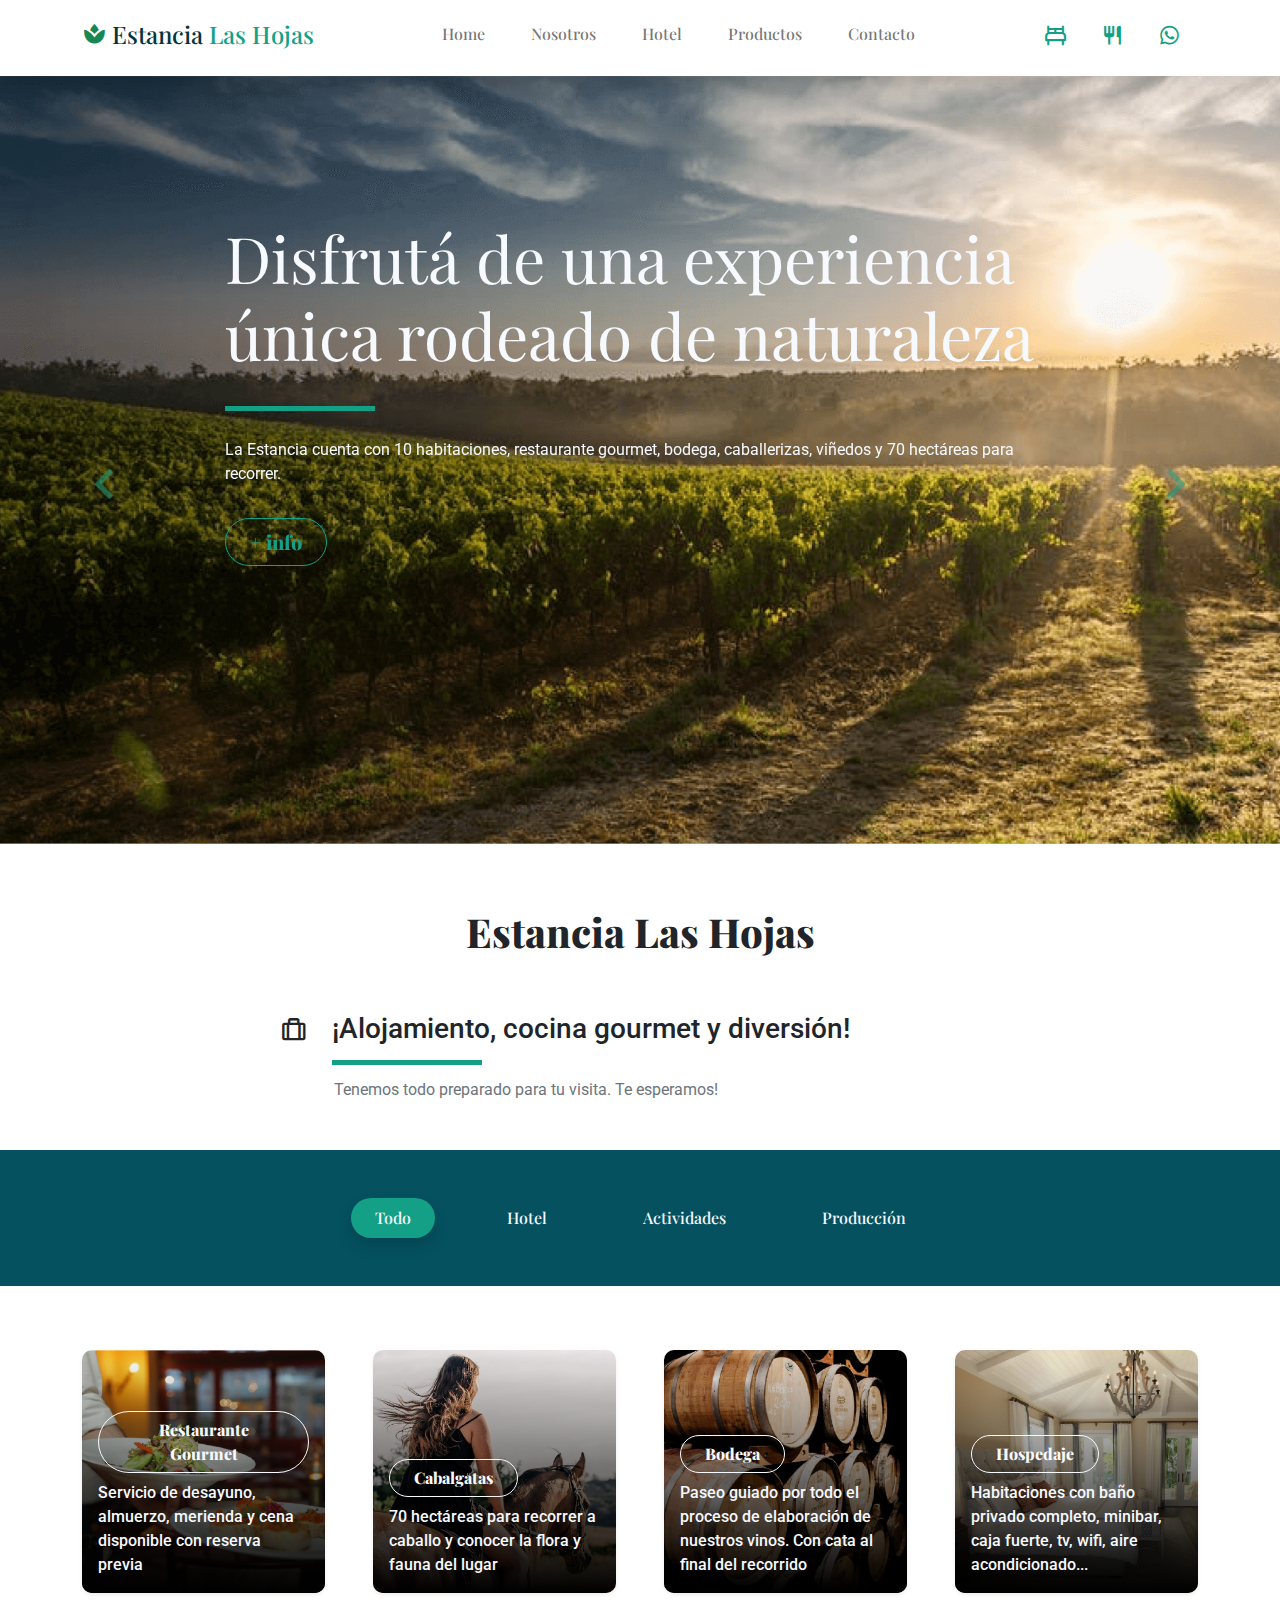
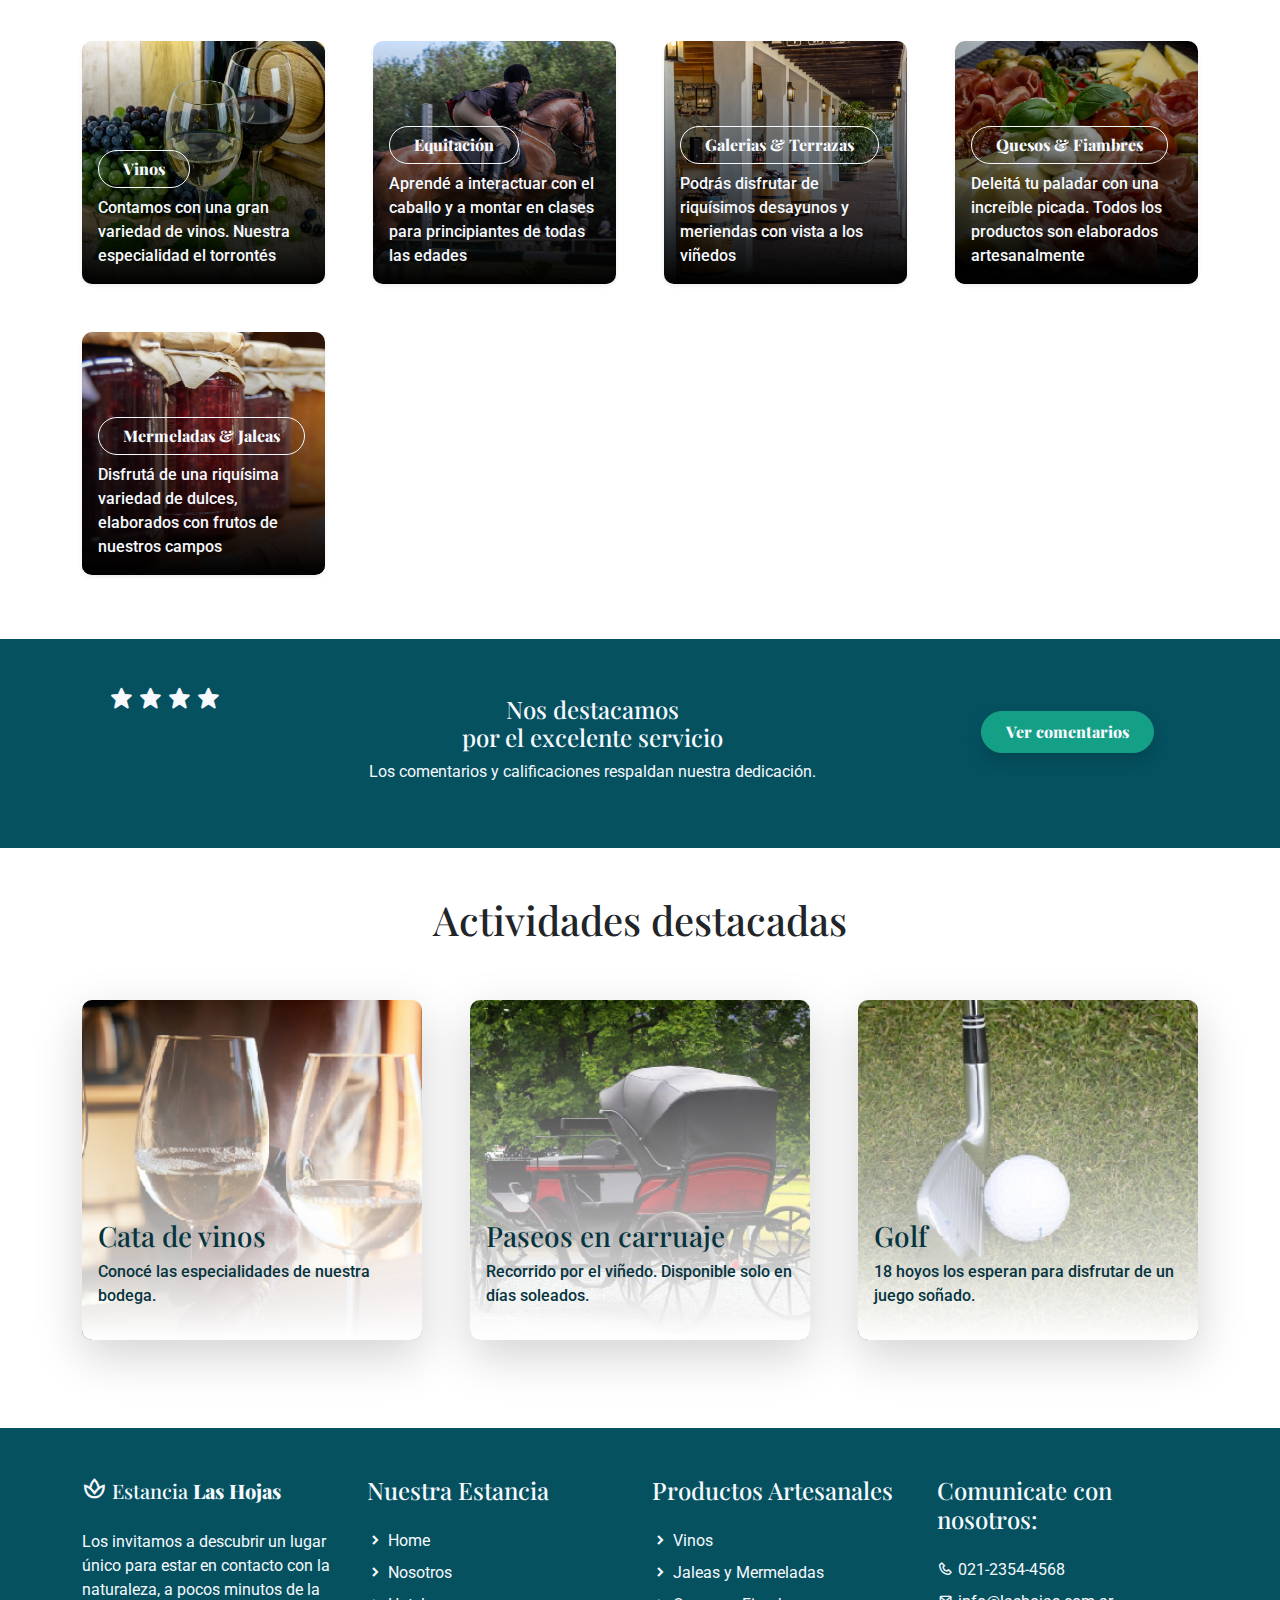
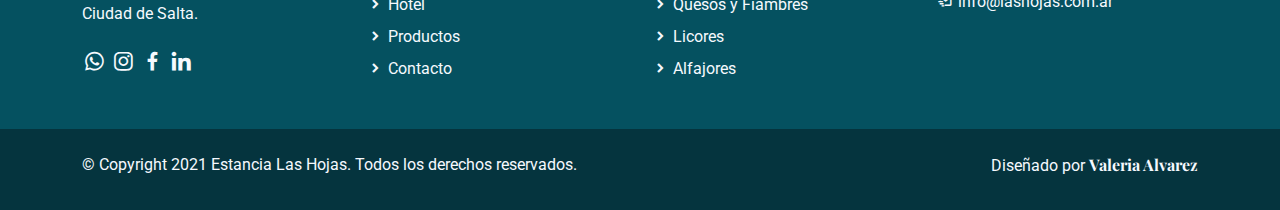
<file: tp1-Valeria_Alvarez/index.html>
<!DOCTYPE html>     <!----- definición de html 5 -->          
<html lang="es"> 	<!----- definición del lenguaje -->  
					<!------Inicio del  HEAD -->
<head>
  <title>Estancia Las Hojas</title>
    <meta charset="utf-8">
    <meta name="viewport" content="width=device-width, initial-scale=1">  
	<!----- viewport para apple device-width = ancho pantalla initial-scale es que inicia sin ningún zoom --> 
    <link rel="apple-touch-icon" href="assets/img/apple-icon.png">
	<!----- icono para apple y safari --> 
    <link rel="shortcut icon" type="image/x-icon" href="assets/img/favicon.ico">
    <!-- Load Require CSS -->
    <link href="assets/css/bootstrap.css" rel="stylesheet">
	    <!-- iconos  -->
    <link href="assets/css/boxicon.min.css" rel="stylesheet">
	    <!-- tipo de letra -->
    <link href="https://fonts.googleapis.com/css2?family=Open+Sans:wght@300;400;600&display=swap" rel="stylesheet">
		<!-- carga CSS -->
    <link rel="stylesheet" href="assets/css/estilos.css">
</head>
<!-----
.text-primary  		azul
.text-secondary		gris
.text-success		verde
.text-danger		rojo
.text-warning		amarillo
.text-info			celeste
.text-light			blanco
.text-dark			negro
.text-muted			gris oscuro
.text-white			gris claro
-->
<!------------------------------------------------------------------ Fin del  HEAD -->
<body>
    <!-- Header 
	nav = cuyo propósito es proporcionar enlaces de navegación, ya sea dentro del documento actual 
	o a otros documentos
	-->

    <nav id="main_nav" class="navbar navbar-expand-lg navbar-light bg-white shadow">
	
	<!--navbar-expand-lg = envoltorio para que el navbar se estire en lg
	navbar-light = texto negro de la letra
	bg-white = fondo de color blanco
	-->

        <div class="container d-flex justify-content-between align-items-center">
		
            <a class="navbar-brand h1" href="index.html">
			<!--navbar-brand = clase se utiliza para resaltar la marca o logotipo de su página-->	
                <i class='bx bxs-spa bx-sm text-success'></i>
				<!--	bx bx-buildings = icono del logo de la web: 
				http://www.unisvg.com/icon-sets/bx/bx-buildings.html 
				https://boxicons.com/
				-->

	       <span class="text-dark h4">Estancia</span><span class="text-primary h4"> Las Hojas</span></a>
			
			<!--	boton de hamburguesa --> 
  	          <button class="navbar-toggler border-0" 
				type="button" data-bs-toggle="collapse" 
				data-bs-target="#navbar-toggler-success" 
				aria-controls="navbarSupportedContent" 
				aria-expanded="false" 
				aria-label="Toggle navigation">
				<span class="navbar-toggler-icon">
				</span>
            </button>
		<!------------------------------------------- Opciones del Menu		-->
		<div class="align-self-center collapse navbar-collapse flex-fill  d-lg-flex justify-content-lg-between" 
		id="navbar-toggler-success">
		
		<!-------collapse navbar-collapse= para agrupar y ocultar el contenido de la barra de navegación 
		por un punto de interrupción principal.
		flex-fill = obliga a que todos los elementos tengan el mismo tamaño de ancho
		d-lg-flex = utilidades para crear un contenedor flexbox y transforme los elementos secundarios 
		directos en elementos flexibles
		-->
  		              <div class="flex-fill mx-xl-5 mb-2">
				<!--	  mx=para clases que establecen tanto *-lefty*-right-->
 	                   <ul class="nav navbar-nav d-flex justify-content-between mx-xl-5 text-center text-dark">
					<!--   .navbar-nav para una navegación ligera y de altura completa 
					   (incluida la compatibilidad con menús desplegables).-->
                        <li class="nav-item">
                            <a class="nav-link btn-outline-primary rounded-pill px-3" href="index.html">Home</a>
						<!-- px = padding y mx es el margin 
						rounded-pill =genera ese boton con bordes redondeados rounded-circle-->	
                        </li>
                        <li class="nav-item">
                            <a class="nav-link btn-outline-primary rounded-pill px-3" href="nosotros.html">Nosotros</a>
                        </li>
                        <li class="nav-item">
                            <a class="nav-link btn-outline-primary rounded-pill px-3" href="hotel.html">Hotel</a>
                        </li>
                        <li class="nav-item">
                            <a class="nav-link btn-outline-primary rounded-pill px-3" href="productos.html">Productos</a>
                        </li>
                        <li class="nav-item">
                            <a class="nav-link btn-outline-primary rounded-pill px-3" href="contacto.html">Contacto</a>
                        </li>
                    </ul>
                </div>

<!---------------------------------------------------------Fin de las opciones del menu
------------------------------------------------------------ Inicio de los iconos del menu-->
                <div class="navbar align-self-center d-flex">
                    <a class="nav-link" href="#" title="Reservar"><i class='bx bx-bed bx-sm bx-burst-hover text-primary'></i></a>
                    <a class="nav-link" href="#" title="Menú del día"><i class='bx bx-restaurant bx-sm bx-burst-hover text-primary'></i></a>
                    <a class="nav-link" href="https://www.whatsapp.com/"><i class='bx bxl-whatsapp bx-sm bx-burst-hover text-primary'></i></a>
				    <!--	https://iconify.design/icon-sets/bx/-->
                </div>
            </div>
        </div>
    </nav>
<!----------------------------------------------------------- Fin de los iconos del menu-->

    <!-- Close Header -->
 <!----------------------------------------------------------- Fin del Header-->

    <!-- Start Banner Hero -->
    <div class="banner-wrapper bg-light">
        <div id="index_banner" class="banner-vertical-center-index container-fluid pt-5">

            <!-- Start slider -->
            <div id="carouselExampleIndicators" class="carousel slide" data-bs-ride="carousel">
             <!--    <ol class="carousel-indicators">
                    <li data-bs-target="#carouselExampleIndicators" data-bs-slide-to="0" class="active"></li>
                    <li data-bs-target="#carouselExampleIndicators" data-bs-slide-to="1"></li>
                    <li data-bs-target="#carouselExampleIndicators" data-bs-slide-to="2" ></li>
                </ol> -->
 <!-- class="active" Se requiere un elemento activo inicial
La .activeclase debe agregarse a una de las diapositivas. De lo contrario, el carrusel no será visible. -->
				
                <div class="carousel-inner">
				
<!-- Primer elemento del carrousel 
Ver: https://getbootstrap.com/docs/4.0/components/carousel/  -->				

                    <div class="carousel-item active">

                        <div class="py-5 row d-flex align-items-center">
                            <div class="banner-content col-lg-8 col-8 offset-2 m-lg-auto text-left py-5 pb-5">
                              <h1 class="banner-heading h1 text-secondary display-3 mb-0 pb-5 mx-0 px-0 typo-space-line">
					<!--typo-space-line = clase configurada en el css 
					display-3 = <H3> 
					Where property is one of:

						m - for classes that set margin
						p - for classes that set padding
						Where sides is one of:

						t - for classes that set margin-top or padding-top
						b - for classes that set margin-bottom or padding-bottom
						l - for classes that set margin-left or padding-left
						r - for classes that set margin-right or padding-right
						x - for classes that set both *-left and *-right
						y - for classes that set both *-top and *-bottom
						blank - for classes that set a margin or padding on all 4 sides of the element
						ejemplo: 
						<div class="mx-auto" style="width: 200px;">
						  Centered element
						</div>
					
					-->
                                   <strong>Disfrutá</strong> de una experiencia única rodeado de naturaleza</h1>
                                <p class="banner-body text-secondary py-2 py-md-3 mx-0 px-0">
                                    La Estancia cuenta con 10 habitaciones, restaurante gourmet, bodega, caballerizas, viñedos y 70 hectáreas para recorrer. 
                              </p>
                                <a class="banner-button btn rounded-pill btn-outline-primary btn-lg px-4" 
								href="hotel.html" role="button">+ info</a>
                            </div>
                        </div>

                    </div>
 <!----------------------------------------------------------- Nuevo ITem del Carrousel-->

                    <div class="carousel-item">

                        <div class="py-5 row d-flex align-items-center">
                            <div class="banner-content col-lg-8 col-8 offset-2 m-lg-auto text-left py-5 pb-5">
                              <h1 class="banner-heading h1 text-secondary display-3 mb-0 pb-5 mx-0 px-0 typo-space-line">
                                    <strong>Degustá</strong> nuestra gran variedad de productos artesanales
                                </h1>
                                <p class="banner-body text-secondary py-3">
                                    Podrás probar en el restaurante o adquirir en la tienda: vinos, quesos, fiambres, mermeladas, licores y alfajores elaborados en nuestra estancia. 
                                </p>
                                <a class="banner-button btn rounded-pill btn-outline-primary btn-lg px-4" 
					            role="button" href="productos.html">Ver productos</a>
					 <!--role="button" indica que un boton no apunta a una url sino que hace otra cosa-->	
                            </div>
                        </div>

                    </div>
 <!----------------------------------------------------------- Nuevo ITem del Carrousel-->					
                    <div class="carousel-item">

                        <div class="py-5 row d-flex align-items-center">
                            <div class="banner-content col-lg-8 col-8 offset-2 m-lg-auto text-left py-5 pb-5">
                              <h1 class="banner-heading h1 text-secondary display-3 mb-0 pb-5 mx-0 px-0 typo-space-line">
                                    <strong>Unite</strong> a las actividades que te esperan en la estancia
                                </h1>
                                <p class="banner-body text-secondary py-3">
                                    Caminatas por los viñedos, paseos en carruaje, cabalgatas, cata de vinos, degustación de quesos y fiambres, fiestas en el salón principal y mucho más...</p>
                                <a class="banner-button btn rounded-pill btn-outline-primary btn-lg px-4" href="#actividades" role="button">+Info</a>
                            </div>
                        </div>

                    </div>
                </div>
    <!-------------------------------------------------------Flechas del carrousel   -->
                <a class="carousel-control-prev text-decoration-none" href="#carouselExampleIndicators" role="button" data-bs-slide="prev">
                    <i class='bx bx-chevron-left'></i>
                    <span class="visually-hidden">Ant.</span>
                </a>
                <a class="carousel-control-next text-decoration-none" href="#carouselExampleIndicators" role="button" data-bs-slide="next">
                    <i class='bx bx-chevron-right'></i>
                    <span class="visually-hidden">Prox.</span>
                </a>
            </div>
			 <!-- bx-chevron-right y left son las puntas de flecha del carrousel -->
            <!-- End slider -->

        </div>
    </div>
    <!-- End Banner Hero -->
	
    <!-- Start Service -->
    <section class="service-wrapper py-3">
        <div class="container-fluid pb-3">
            <div class="row">
                <h2 class="h2 text-center col-12 py-5 semi-bold-600">Estancia Las Hojas</h2>
                <div class="service-header col-2 col-lg-3 text-end light-300">
                    <i class='bx bx-briefcase-alt h3 mt-1'></i>
                </div>
                <div class="service-heading col-10 col-lg-9 text-start float-end light-300">
                    <h2 class="h3 pb-4 typo-space-line">¡Alojamiento, cocina gourmet y diversión!</h2>
                </div>
            </div>
            <p class="service-footer col-10 offset-2 col-lg-9 offset-lg-3 text-start pb-3 text-muted px-2">
               Tenemos todo preparado para tu visita. Te esperamos!
            </p>
        </div>

        <div class="service-tag py-5 bg-secondary">
            <div class="col-md-12">
                <ul class="nav d-flex justify-content-center">
                    <li class="nav-item mx-lg-4">
                        <a class="filter-btn nav-link btn-outline-primary active shadow rounded-pill text-light px-4 
						" href="#" data-filter=".project">Todo</a>
				<!-- btn-outline = boton transparente -->
                    </li>
                    <li class="nav-item mx-lg-4">
                        <a class="filter-btn nav-link btn-outline-primary rounded-pill text-light px-4" 
						href="#" data-filter=".hotel">Hotel</a>
                    </li>
                    <li class="filter-btn nav-item mx-lg-4">
                        <a class="filter-btn nav-link btn-outline-primary rounded-pill text-light px-4" 
						href="#" data-filter=".actividades">Actividades</a>
                    </li>
                    <li class="nav-item mx-lg-4">
                        <a class="filter-btn nav-link btn-outline-primary rounded-pill text-light px-4" 
						href="#" data-filter=".produccion">Producción</a>
                    </li>
                </ul>
            </div>
        </div>

    </section>

    <section class="container overflow-hidden py-5">
        <div class="row gx-5 gx-sm-3 gx-lg-5 gy-lg-5 gy-3 pb-3 projects">

            <!-- Comienzan los trabajos recientes -->
            <div class="col-xl-3 col-md-4 col-sm-6 project ui hotel">
                <a href="#" class="service-work card border-0 text-white shadow-sm overflow-hidden mx-5 m-sm-0">
                    <img class="service card-img" src="./assets/img/services-01.jpg" alt="Card image">
                    <div class="service-work-vertical card-img-overlay d-flex align-items-end">
                        <div class="service-work-content text-left text-light">
                            <span class="btn btn-outline-light rounded-pill mb-2 px-lg-4 ">Restaurante Gourmet</span>
                            <p class="card-text">Servicio de desayuno, almuerzo, merienda y cena disponible con reserva previa</p>
                        </div>
                    </div>
                </a>
            </div><!-- End Recent Work -->

            <!-- Start Recent Work -->
            <div class="col-xl-3 col-md-4 col-sm-6 project ui actividades">
                <a href="#" class="service-work card border-0 text-white shadow-sm overflow-hidden mx-5 m-sm-0">
                    <img class="card-img" src="./assets/img/services-02.jpg" alt="Card image">
                    <div class="service-work-vertical card-img-overlay d-flex align-items-end">
                        <div class="service-work-content text-left text-light">
                            <span class="btn btn-outline-light rounded-pill mb-2 px-lg-4 ">Cabalgatas</span>
                            <p class="card-text">70 hectáreas para recorrer a caballo y conocer la flora y fauna del lugar</p>
                        </div>
                    </div>
                </a>
            </div><!-- End Recent Work -->

            <!-- Start Recent Work -->
            <div class="col-xl-3 col-md-4 col-sm-6 project actividades hotel">
                <a href="#" class="service-work card border-0 text-white shadow-sm overflow-hidden mx-5 m-sm-0">
                    <img class="card-img" src="./assets/img/services-03.jpg" alt="Card image">
                    <div class="service-work-vertical card-img-overlay d-flex align-items-end">
                        <div class="service-work-content text-left text-light">
                            <span class="btn btn-outline-light rounded-pill mb-2 px-lg-4 ">Bodega</span>
                            <p class="card-text">Paseo guiado por todo el proceso de elaboración de nuestros vinos. Con cata al final del recorrido</p>
                        </div>
                    </div>
                </a>
            </div><!-- End Recent Work -->

            <!-- Start Recent Work -->
            <div class="col-xl-3 col-md-4 col-sm-6 project ui hotel">
                <a href="#" class="service-work card border-0 text-white shadow-sm overflow-hidden mx-5 m-sm-0">
                    <img class="card-img" src="./assets/img/services-04.jpg" alt="Card image">
                    <div class="service-work-vertical card-img-overlay d-flex align-items-end">
                        <div class="service-work-content text-left text-light">
                            <span class="btn btn-outline-light rounded-pill mb-2 px-lg-4 ">Hospedaje</span>
                            <p class="card-text">Habitaciones con baño privado completo, minibar, caja fuerte, tv, wifi, aire acondicionado...</p>
                        </div>
                    </div>
                </a>
            </div><!-- End Recent Work -->

            <!-- Start Recent Work -->
            <div class="col-xl-3 col-md-4 col-sm-6 project ui produccion">
                <a href="#" class="service-work card border-0 text-white shadow-sm overflow-hidden mx-5 m-sm-0">
                    <img class="card-img" src="./assets/img/services-05.jpg" alt="Card image">
                    <div class="service-work-vertical card-img-overlay d-flex align-items-end">
                        <div class="service-work-content text-left text-light">
                            <span class="btn btn-outline-light rounded-pill mb-2 px-lg-4 ">Vinos</span>
                            <p class="card-text">Contamos con una gran variedad de vinos. Nuestra especialidad el torrontés</p>
                        </div>
                    </div>
                </a>
            </div><!-- End Recent Work -->

            <!-- Start Recent Work -->
            <div class="col-xl-3 col-md-4 col-sm-6 project actividades">
                <a href="#" class="service-work card border-0 text-white shadow-sm overflow-hidden mx-5 m-sm-0">
                    <img class="card-img" src="./assets/img/services-06.jpg" alt="Card image">
                    <div class="service-work-vertical card-img-overlay d-flex align-items-end">
                        <div class="service-work-content text-left text-light">
                            <span class="btn btn-outline-light rounded-pill mb-2 px-lg-4">Equitación</span>
                            <p class="card-text">Aprendé a interactuar con el caballo y a montar en clases para principiantes de todas las edades</p>
                        </div>
                    </div>
                </a>
            </div><!-- End Recent Work -->

            <!-- Start Recent Work -->
            <div class="col-xl-3 col-md-4 col-sm-6 project hotel actividades">
                <a href="#" class="service-work card border-0 text-white shadow-sm overflow-hidden mx-5 m-sm-0">
                    <img class="card-img" src="./assets/img/services-07.jpg" alt="Card image">
                    <div class="service-work-vertical card-img-overlay d-flex align-items-end">
                        <div class="service-work-content text-left text-light">
                            <span class="btn btn-outline-light rounded-pill mb-2 px-lg-4 ">Galerias & Terrazas</span>
                            <p class="card-text">Podrás disfrutar de riquísimos desayunos y meriendas con vista a los viñedos</p>
                        </div>
                    </div>
                </a>
            </div><!-- End Recent Work -->

            <!-- Start Recent Work -->
            <div class="col-xl-3 col-md-4 col-sm-6 project ui produccion">
                <a href="#" class="service-work card border-0 text-white shadow-sm overflow-hidden mx-5 m-sm-0">
                    <img class="card-img" src="./assets/img/services-08.jpg" alt="Card image">
                    <div class="service-work-vertical card-img-overlay d-flex align-items-end">
                        <div class="service-work-content text-left text-light">
                            <span class="btn btn-outline-light rounded-pill mb-2 px-lg-4 ">Quesos & Fiambres</span>
                            <p class="card-text">Deleitá tu paladar con una increíble picada. Todos los productos son elaborados artesanalmente </p>
                        </div>
                    </div>
                </a>
            </div><!-- End Recent Work -->

            <!-- Start Recent Work -->
            <div class="col-xl-3 col-md-4 col-sm-6 project ui produccion">
                 <a href="#" class="service-work card border-0 text-white shadow-sm overflow-hidden mx-5 m-sm-0">
                  <img class="card-img" src="./assets/img/services-09.jpg" alt="Card image">
                    <div class="service-work-vertical card-img-overlay d-flex align-items-end">
                        <div class="service-work-content text-left text-light">
                            <span class="btn btn-outline-light rounded-pill mb-2 px-lg-4 ">Mermeladas & Jaleas</span>
                            <p class="card-text">Disfrutá de una riquísima variedad de dulces, elaborados con frutos de nuestros campos</p>
                        </div>
                    </div>
                </a>
            </div><!-- End Recent Work -->

        </div>
    </section>
    <!-- End Service -->






    <!-- Start View Work -->
    <section class="bg-secondary">
        <div class="container py-5">
            <div class="row d-flex justify-content-center text-center">
                <div class="col-lg-2 col-12 text-light align-items-center">
                    <i class='display-1 bx bxs-star bx-sm'></i>
                    <i class='display-1 bx bxs-star bx-sm'></i>
                    <i class='display-1 bx bxs-star bx-sm'></i>
                    <i class='display-1 bx bxs-star bx-sm'></i>
                </div>
                <div class="col-lg-7 col-12 text-light pt-2">
                    <h3 class="h4 ">Nos destacamos <br> por el excelente servicio</h3>
                    <p class="light-300">Los comentarios y calificaciones respaldan nuestra dedicación.</p>
                </div>
                <div class="col-lg-3 col-12 pt-4">
                    <a href="#" class="btn btn-primary rounded-pill btn-block shadow px-4 py-2">Ver comentarios</a>
                </div>
            </div>
        </div>
    </section>
    <!-- End View Work -->

    <!-- Start Recent Work -->
    <section class="pb-3 pt-5 mt-3 py-md-4 mb-md-4">
        <div class="container">
            <div class="recent-work-header row text-center pb-5" id="actividades">
                <h2 class="col-md-6 m-auto h2 py-2">Actividades destacadas</h2>
            </div>
            <div class="row gy-5 g-lg-5 mb-4">

                <!-- Start Recent Work -->
                <div class="col-md-4 mb-3">
                    <a href="#" class="recent-work card border-0 shadow-lg overflow-hidden">
                        <img class="recent-work-img card-img" src="./assets/img/recent-work-01.jpg" alt="Card image">
                        <div class="recent-work-vertical card-img-overlay d-flex align-items-end">
                            <div class="recent-work-content text-start mb-3 ml-3 text-dark">
                                <h3 class="card-title">Cata de vinos</h3>
                                <p class="card-text">Conocé las especialidades de nuestra bodega.</p>
                            </div>
                        </div>
                    </a>
                </div><!-- End Recent Work -->

                <!-- Start Recent Work -->
                <div class="col-md-4 mb-3">
                    <a href="#" class="recent-work card border-0 shadow-lg overflow-hidden">
                        <img class="recent-work-img card-img" src="./assets/img/recent-work-02.jpg" alt="Card image">
                        <div class="recent-work-vertical card-img-overlay d-flex align-items-end">
                            <div class="recent-work-content text-start mb-3 ml-3 text-dark">
                                <h3 class="card-title">Paseos en carruaje</h3>
                                <p class="card-text">Recorrido por el viñedo. Disponible solo en días soleados.</p>
                            </div>
                        </div>
                    </a>
                </div><!-- End Recent Work -->

                <!-- Start Recent Work -->
                <div class="col-md-4 mb-3">
                    <a href="#" class="recent-work card border-0 shadow-lg overflow-hidden">
                        <img class="recent-work-img card-img" src="./assets/img/recent-work-03.jpg" alt="Card image">
                        <div class="recent-work-vertical card-img-overlay d-flex align-items-end">
                            <div class="recent-work-content text-start mb-3 ml-3 text-dark">
                                <h3 class="card-title">Golf</h3>
                                <p class="card-text">18 hoyos los esperan para disfrutar de un juego soñado.</p>
                            </div>
                        </div>
                    </a>
                </div><!-- End Recent Work -->

            </div>
        </div>
    </section>
    <!-- End Recent Work -->



    <!-- Start Footer -->
    <footer class="bg-secondary pt-4">
        <div class="container">
            <div class="row py-4">

                <div class="col-lg-3 col-12 align-left">
                    <a class="navbar-brand" href="index.html">
                        <i class='bx bx-spa bx-sm text-light'></i>
                        <span class="text-light h5">Estancia</span><span class="text-light h5 semi-bold-600"> Las Hojas</span>
                    </a>
                    <p class="text-light my-lg-4 my-2">
                        Los invitamos a descubrir un lugar único para estar en contacto con la naturaleza, a pocos minutos de la Ciudad de Salta.
                    </p>
                    <ul class="list-inline footer-icons light-300">

                        <li class="list-inline-item m-0">
                            <a class="text-light" target="_blank" href="https://www.whatsapp.com/">
                                <i class='bx bxl-whatsapp bx-sm'></i>
                            </a>
                        </li>
                        <li class="list-inline-item m-0">
                            <a class="text-light" target="_blank" href="https://www.instagram.com/">
                                <i class='bx bxl-instagram bx-sm'></i>
                            </a>
                        </li>
                        <li class="list-inline-item m-0">
                            <a class="text-light" target="_blank" href="http://facebook.com/">
                                <i class='bx bxl-facebook bx-sm'></i>
                            </a>
                        </li>
                        <li class="list-inline-item m-0">
                            <a class="text-light" target="_blank" href="https://www.linkedin.com/">
                                <i class='bx bxl-linkedin bx-sm'></i>
                            </a>
                        </li>


                    </ul>
                </div>

                <div class="col-lg-3 col-md-4 my-sm-0 mt-4">
                    <h3 class="h4 pb-lg-3 text-light">Nuestra Estancia</h2>
                        <ul class="list-unstyled text-light light-300">
                            <li class="pb-2">
                                <i class='bx-fw bx bxs-chevron-right bx-xs'></i><a class="text-decoration-none text-light  light-300" 
								href="index.html">Home</a>
                            </li>
                            <li class="pb-2">
                                <i class='bx-fw bx bxs-chevron-right bx-xs'></i><a class="text-decoration-none text-light py-1  light-300" 
								href="nosotros.html">Nosotros</a>
                            </li>
                            <li class="pb-2">
                                <i class='bx-fw bx bxs-chevron-right bx-xs'></i><a class="text-decoration-none text-light py-1  light-300" 
								href="hotel.html">Hotel</a>
                            </li>
                            <li class="pb-2">
                                <i class='bx-fw bx bxs-chevron-right bx-xs'></i></i><a class="text-decoration-none text-light py-1  light-300" 
								href="productos.html">Productos</a>
                            </li>
                            <li class="pb-2">
                                <i class='bx-fw bx bxs-chevron-right bx-xs'></i><a class="text-decoration-none text-light py-1  light-300" 
								href="contacto.html">Contacto</a>
                            </li>
                        </ul>
                </div>

                <div class="col-lg-3 col-md-4 my-sm-0 mt-4">
                    <h2 class="h4 pb-lg-3 text-light">Productos Artesanales</h2>
                    <ul class="list-unstyled text-light light-300">
                        <li class="pb-2">
                            <i class='bx-fw bx bxs-chevron-right bx-xs'></i><a class="text-decoration-none text-light py-1  light-300" 
							href="#">Vinos</a>
                        </li>
                        <li class="pb-2">
                            <i class='bx-fw bx bxs-chevron-right bx-xs'></i><a class="text-decoration-none text-light py-1  light-300" 
							href="#">Jaleas y Mermeladas</a>
                        </li>
                        <li class="pb-2">
                            <i class='bx-fw bx bxs-chevron-right bx-xs'></i><a class="text-decoration-none text-light py-1  light-300" 
							href="#">Quesos y Fiambres</a>
                        </li>
                        <li class="pb-2">
                            <i class='bx-fw bx bxs-chevron-right bx-xs'></i><a class="text-decoration-none text-light py-1  light-300" 
							href="#">Licores</a>
                        </li>
                        <li class="pb-2">
                            <i class='bx-fw bx bxs-chevron-right bx-xs'></i><a class="text-decoration-none text-light py-1  light-300" 
							href="#">Alfajores</a>
                        </li>
                    </ul>
                </div>

                <div class="col-lg-3 col-md-4 my-sm-0 mt-4">
                    <h2 class="h4 pb-lg-3 text-light">Comunicate con nosotros:</h2>
                    <ul class="list-unstyled text-light light-300">
                        <li class="pb-2">
                            <i class='bx-fw bx bx-phone bx-xs'></i><a class="text-decoration-none text-light py-1  light-300" 
							href="tel:010-020-0340">021-2354-4568</a>
                        </li>
                        <li class="pb-2">
                            <i class='bx-fw bx bx-mail-send bx-xs'></i><a class="text-decoration-none text-light py-1  light-300"
							href="mailto:info@company.com">info@lashojas.com.ar</a>
                        </li>
                    </ul>
                </div>

            </div>
        </div>

        <div class="w-100 bg-primary py-3">
            <div class="container">
                <div class="row pt-2">
                    <div class="col-lg-6 col-sm-12">
                        <p class="text-lg-start text-center text-light light-300">
                            © Copyright 2021 Estancia Las Hojas. Todos los derechos reservados.
                        </p>
                    </div>
                    <div class="col-lg-6 col-sm-12">
                        <p class="text-lg-end text-center text-light light-300">
                            Diseñado por <a rel="sponsored" class="text-decoration-none text-light" 
							href="#" target="_blank"><strong>Valeria Alvarez</strong></a>
                        </p>
                    </div>
                </div>
            </div>
        </div>

    </footer>
    <!-- End Footer -->


    <!-- Bootstrap -->
    <script src="assets/js/bootstrap.bundle.min.js"></script>
    <!-- Load jQuery require for isotope -->
    <script src="assets/js/jquery.min.js"></script>
   <!-- Isotope -->
    <script src="assets/js/isotope.pkgd.js"></script>
    <!-- Page Script -->
    <script>
        $(window).load(function() {
            // init Isotope
            var $projects = $('.projects').isotope({
                itemSelector: '.project',
                layoutMode: 'fitRows'
            });
            $(".filter-btn").click(function() {
                var data_filter = $(this).attr("data-filter");
                $projects.isotope({
                    filter: data_filter
                });
                $(".filter-btn").removeClass("active");
                $(".filter-btn").removeClass("shadow");
                $(this).addClass("active");
                $(this).addClass("shadow");
                return false;
            });
        });
    </script>	
 
   
</body>

</html>
</file>
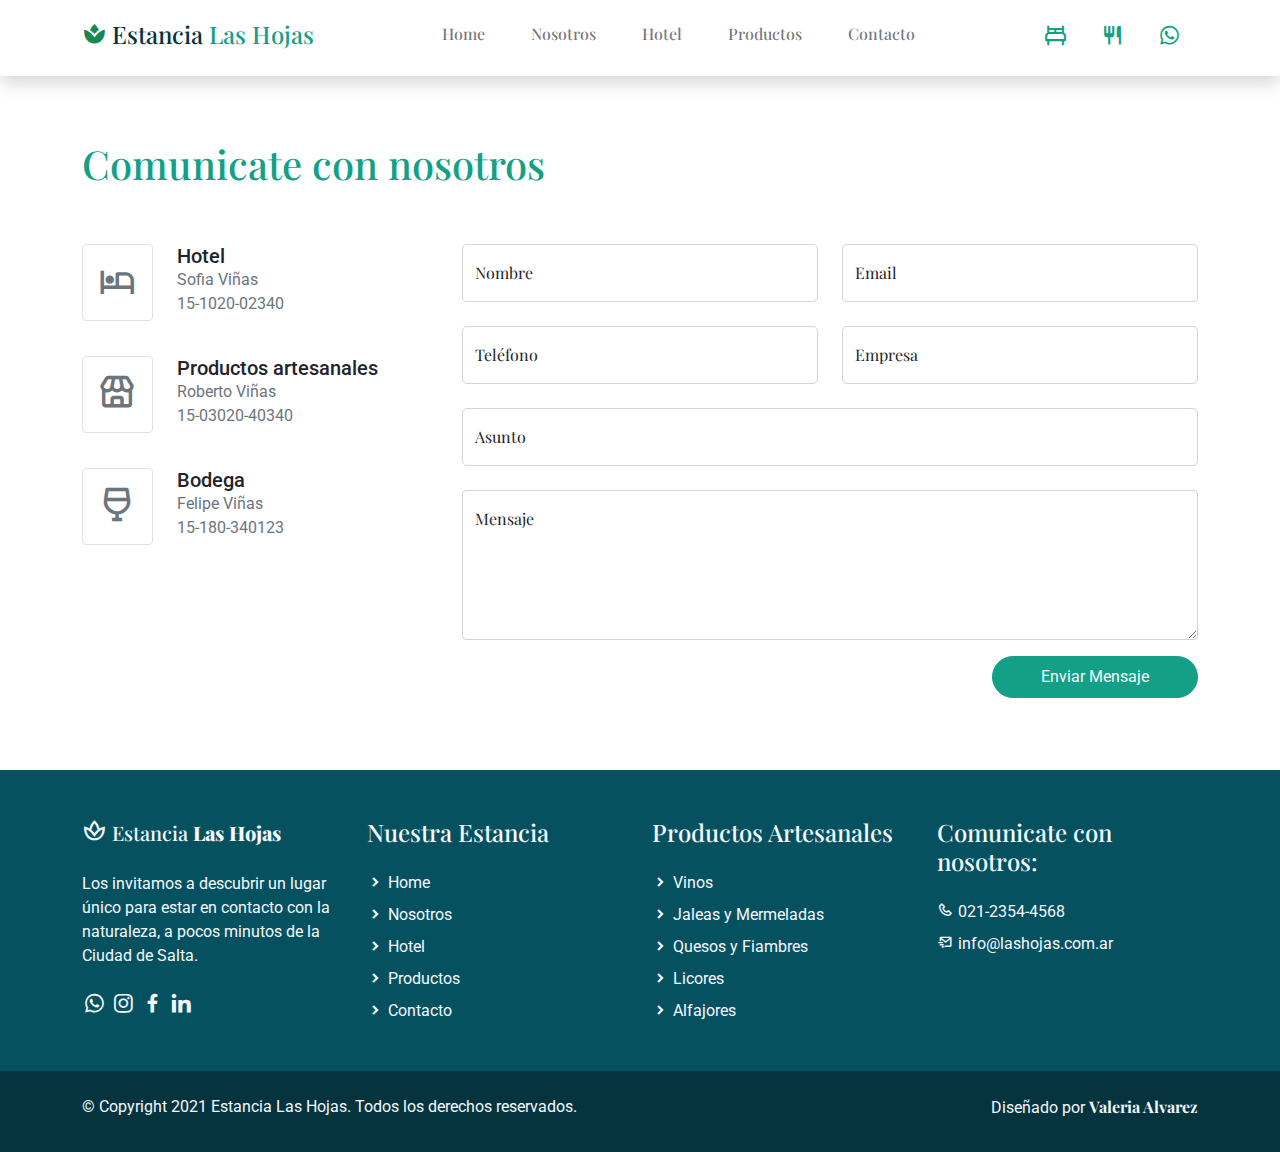
<file: tp1-Valeria_Alvarez/contacto.html>
<!DOCTYPE html>     <!----- definición de html 5 -->          
<html lang="es"> 	<!----- definición del lenguaje -->  
					<!------Inicio del  HEAD -->
<head>
  <title>Estancia Las Hojas</title>
    <meta charset="utf-8">
    <meta name="viewport" content="width=device-width, initial-scale=1">  
	<!----- viewport para apple device-width = ancho pantalla initial-scale es que inicia sin ningún zoom --> 
    <link rel="apple-touch-icon" href="assets/img/apple-icon.png">
	<!----- icono para apple y safari --> 
    <link rel="shortcut icon" type="image/x-icon" href="assets/img/favicon.ico">
    <!-- Load Require CSS -->
    <link href="assets/css/bootstrap.css" rel="stylesheet">
	    <!-- iconos  -->
    <link href="assets/css/boxicon.min.css" rel="stylesheet">
	    <!-- tipo de letra -->
    <link href="https://fonts.googleapis.com/css2?family=Open+Sans:wght@300;400;600&display=swap" rel="stylesheet">
		<!-- carga CSS -->
    <link rel="stylesheet" href="assets/css/estilos.css">
</head>

<body>
<!-- Header -->
    <nav id="main_nav" class="navbar navbar-expand-lg navbar-light bg-white shadow">
            <div class="container d-flex justify-content-between align-items-center">
                <a class="navbar-brand h1" href="index.html">	
                    <i class='bx bxs-spa bx-sm text-success'></i>
                    <span class="text-dark h4">Estancia</span><span class="text-primary h4"> Las Hojas</span>
                </a>
                <button class="navbar-toggler border-0"  type="button" data-bs-toggle="collapse" data-bs-target="#navbar-toggler-success"  aria-controls="navbarSupportedContent" aria-expanded="false" aria-label="Toggle navigation">
                    <span class="navbar-toggler-icon"> </span>
                </button>
                <div class="align-self-center collapse navbar-collapse flex-fill  d-lg-flex justify-content-lg-between" id="navbar-toggler-success">
                    <div class="flex-fill mx-xl-5 mb-2">
                            <ul class="nav navbar-nav d-flex justify-content-between mx-xl-5 text-center text-dark">
                            <li class="nav-item">
                                <a class="nav-link btn-outline-primary rounded-pill px-3" href="index.html">Home</a>
                            </li>
                            <li class="nav-item">
                                <a class="nav-link btn-outline-primary rounded-pill px-3" href="nosotros.html">Nosotros</a>
                            </li>
                            <li class="nav-item">
                                <a class="nav-link btn-outline-primary rounded-pill px-3" href="hotel.html">Hotel</a>
                            </li>
                            <li class="nav-item">
                                <a class="nav-link btn-outline-primary rounded-pill px-3" href="productos.html">Productos</a>
                            </li>
                            <li class="nav-item">
                                <a class="nav-link btn-outline-primary rounded-pill px-3" href="contacto.html">Contacto</a>
                            </li>
                        </ul>
                    </div>
                    <div class="navbar align-self-center d-flex">
                        <a class="nav-link" href="#" title="Reservar"><i class='bx bx-bed bx-sm bx-burst-hover text-primary'></i></a>
                        <a class="nav-link" href="#" title="Menú del día"><i class='bx bx-restaurant bx-sm bx-burst-hover text-primary'></i></a>
                        <a class="nav-link" href="https://www.whatsapp.com/"><i class='bx bxl-whatsapp bx-sm bx-burst-hover text-primary'></i></a>
             
                    </div>
                </div>
            </div>
        </nav>
 <!-- Close Header -->


    <!-- Start Contact -->
    <section class="container py-5">

        <h1 class="col-12 col-xl-8 h2 text-left text-primary pt-3 pb-5">Comunicate con nosotros</h1>
        
        <div class="row pb-4">
            <div class="col-lg-4">

                <div class="contact row mb-4">
                    <div class="contact-icon col-lg-3 col-3">
                        <div class="py-3 mb-2 text-center border rounded text-secondary">
                            <i class='display-6 bx bx-hotel text-muted'></i>
                        </div>
                    </div>
                    <ul class="contact-info list-unstyled col-lg-9 col-9  light-300">
                        <li class="h5 mb-0">Hotel</li>
                        <li class="text-muted">Sofia Viñas</li>
                        <li class="text-muted">15-1020-02340</li>
                    </ul>
                </div>

                <div class="contact row mb-4">
                    <div class="contact-icon col-lg-3 col-3">
                        <div class="border py-3 mb-2 text-center border rounded text-secondary">
                            <i class='bx bx-store display-6 text-muted' ></i>
                        </div>
                    </div>
                    <ul class="contact-info list-unstyled col-lg-9 col-9 light-300">
                        <li class="h5 mb-0">Productos artesanales</li>
                        <li class="text-muted">Roberto Viñas</li>
                        <li class="text-muted">15-03020-40340</li>
                    </ul>
                </div>

                <div class="contact row mb-4">
                    <div class="contact-icon col-lg-3 col-3">
                        <div class="border py-3 mb-2 text-center border rounded text-secondary">
                            <i class='bx bx-wine display-6 text-muted'></i>
                        </div>
                    </div>
                    <ul class="contact-info list-unstyled col-lg-9 col-9 light-300">
                        <li class="h5 mb-0">Bodega</li>
                        <li class="text-muted">Felipe Viñas</li>
                        <li class="text-muted">15-180-340123</li>
                    </ul>
                </div>

            </div>


            <!-- Start Contact Form -->
            <div class="col-lg-8 ">
                <form class="contact-form row" method="post" action="#" role="form">

                    <div class="col-lg-6 mb-4">
                        <div class="form-floating">
                            <input type="text" class="form-control form-control-lg light-300" id="floatingname" name="inputname" placeholder="Name">
                            <label for="floatingname light-300">Nombre</label>
                        </div>
                    </div><!-- End Input Name -->

                    <div class="col-lg-6 mb-4">
                        <div class="form-floating">
                            <input type="text" class="form-control form-control-lg light-300" id="floatingemail" name="inputemail" placeholder="Email">
                            <label for="floatingemail light-300">Email</label>
                        </div>
                    </div><!-- End Input Email -->

                    <div class="col-lg-6 mb-4">
                        <div class="form-floating">
                            <input type="text" class="form-control form-control-lg light-300" id="floatingphone" name="inputphone" placeholder="Phone">
                            <label for="floatingphone light-300">Teléfono</label>
                        </div>
                    </div><!-- End Input Phone -->

                    <div class="col-lg-6 mb-4">
                        <div class="form-floating">
                            <input type="text" class="form-control form-control-lg light-300" id="floatingcompany" name="inputcompany" placeholder="Company Name">
                            <label for="floatingcompany light-300">Empresa</label>
                        </div>
                    </div><!-- End Input Company Name -->

                    <div class="col-12">
                        <div class="form-floating mb-4">
                            <input type="text" class="form-control form-control-lg light-300" id="floatingsubject" name="inputsubject" placeholder="Subject">
                            <label for="floatingsubject light-300">Asunto</label>
                        </div>
                    </div><!-- End Input Subject -->

                    <div class="col-12">
                        <div class="form-floating mb-3">
                            <textarea class="form-control light-300" rows="8" placeholder="Message" id="floatingtextarea"></textarea>
                            <label for="floatingtextarea light-300">Mensaje</label>
                        </div>
                    </div><!-- End Textarea Message -->

                    <div class="col-md-12 col-12 m-auto text-end">
                        <button type="submit" class="btn btn-secondary rounded-pill px-md-5 px-4 py-2 radius-0 text-light light-300">Enviar Mensaje</button>
                    </div>

                </form>
            </div>
            <!-- End Contact Form -->


        </div>
    </section>
    <!-- End Contact -->


    <!-- Start Footer -->
    <footer class="bg-secondary pt-4">
        <div class="container">
            <div class="row py-4">

                <div class="col-lg-3 col-12 align-left">
                    <a class="navbar-brand" href="index.html">
                        <i class='bx bx-spa bx-sm text-light'></i>
                        <span class="text-light h5">Estancia</span><span class="text-light h5 semi-bold-600"> Las Hojas</span>
                    </a>
                    <p class="text-light my-lg-4 my-2">
                        Los invitamos a descubrir un lugar único para estar en contacto con la naturaleza, a pocos minutos de la Ciudad de Salta.
                    </p>
                    <ul class="list-inline footer-icons light-300">

                        <li class="list-inline-item m-0">
                            <a class="text-light" target="_blank" href="https://www.whatsapp.com/">
                                <i class='bx bxl-whatsapp bx-sm'></i>
                            </a>
                        </li>
                        <li class="list-inline-item m-0">
                            <a class="text-light" target="_blank" href="https://www.instagram.com/">
                                <i class='bx bxl-instagram bx-sm'></i>
                            </a>
                        </li>
                        <li class="list-inline-item m-0">
                            <a class="text-light" target="_blank" href="http://facebook.com/">
                                <i class='bx bxl-facebook bx-sm'></i>
                            </a>
                        </li>
                        <li class="list-inline-item m-0">
                            <a class="text-light" target="_blank" href="https://www.linkedin.com/">
                                <i class='bx bxl-linkedin bx-sm'></i>
                            </a>
                        </li>


                    </ul>
                </div>

                <div class="col-lg-3 col-md-4 my-sm-0 mt-4">
                    <h3 class="h4 pb-lg-3 text-light">Nuestra Estancia</h2>
                        <ul class="list-unstyled text-light light-300">
                            <li class="pb-2">
                                <i class='bx-fw bx bxs-chevron-right bx-xs'></i><a class="text-decoration-none text-light  light-300" 
								href="index.html">Home</a>
                            </li>
                            <li class="pb-2">
                                <i class='bx-fw bx bxs-chevron-right bx-xs'></i><a class="text-decoration-none text-light py-1  light-300" 
								href="nosotros.html">Nosotros</a>
                            </li>
                            <li class="pb-2">
                                <i class='bx-fw bx bxs-chevron-right bx-xs'></i><a class="text-decoration-none text-light py-1  light-300" 
								href="hotel.html">Hotel</a>
                            </li>
                            <li class="pb-2">
                                <i class='bx-fw bx bxs-chevron-right bx-xs'></i></i><a class="text-decoration-none text-light py-1  light-300" 
								href="productos.html">Productos</a>
                            </li>
                            <li class="pb-2">
                                <i class='bx-fw bx bxs-chevron-right bx-xs'></i><a class="text-decoration-none text-light py-1  light-300" 
								href="contacto.html">Contacto</a>
                            </li>
                        </ul>
                </div>

                <div class="col-lg-3 col-md-4 my-sm-0 mt-4">
                    <h2 class="h4 pb-lg-3 text-light">Productos Artesanales</h2>
                    <ul class="list-unstyled text-light light-300">
                        <li class="pb-2">
                            <i class='bx-fw bx bxs-chevron-right bx-xs'></i><a class="text-decoration-none text-light py-1  light-300" 
							href="#">Vinos</a>
                        </li>
                        <li class="pb-2">
                            <i class='bx-fw bx bxs-chevron-right bx-xs'></i><a class="text-decoration-none text-light py-1  light-300" 
							href="#">Jaleas y Mermeladas</a>
                        </li>
                        <li class="pb-2">
                            <i class='bx-fw bx bxs-chevron-right bx-xs'></i><a class="text-decoration-none text-light py-1  light-300" 
							href="#">Quesos y Fiambres</a>
                        </li>
                        <li class="pb-2">
                            <i class='bx-fw bx bxs-chevron-right bx-xs'></i><a class="text-decoration-none text-light py-1  light-300" 
							href="#">Licores</a>
                        </li>
                        <li class="pb-2">
                            <i class='bx-fw bx bxs-chevron-right bx-xs'></i><a class="text-decoration-none text-light py-1  light-300" 
							href="#">Alfajores</a>
                        </li>
                    </ul>
                </div>

                <div class="col-lg-3 col-md-4 my-sm-0 mt-4">
                    <h2 class="h4 pb-lg-3 text-light">Comunicate con nosotros:</h2>
                    <ul class="list-unstyled text-light light-300">
                        <li class="pb-2">
                            <i class='bx-fw bx bx-phone bx-xs'></i><a class="text-decoration-none text-light py-1  light-300" 
							href="tel:010-020-0340">021-2354-4568</a>
                        </li>
                        <li class="pb-2">
                            <i class='bx-fw bx bx-mail-send bx-xs'></i><a class="text-decoration-none text-light py-1  light-300"
							href="mailto:info@company.com">info@lashojas.com.ar</a>
                        </li>
                    </ul>
                </div>

            </div>
        </div>

        <div class="w-100 bg-primary py-3">
            <div class="container">
                <div class="row pt-2">
                    <div class="col-lg-6 col-sm-12">
                        <p class="text-lg-start text-center text-light light-300">
                            © Copyright 2021 Estancia Las Hojas. Todos los derechos reservados.
                        </p>
                    </div>
                    <div class="col-lg-6 col-sm-12">
                        <p class="text-lg-end text-center text-light light-300">
                            Diseñado por <a rel="sponsored" class="text-decoration-none text-light" 
							href="#" target="_blank"><strong>Valeria Alvarez</strong></a>
                        </p>
                    </div>
                </div>
            </div>
        </div>

    </footer>
    <!-- End Footer -->



    <!-- Bootstrap -->
    <script src="assets/js/bootstrap.bundle.min.js"></script>


</body>

</html>
</file>
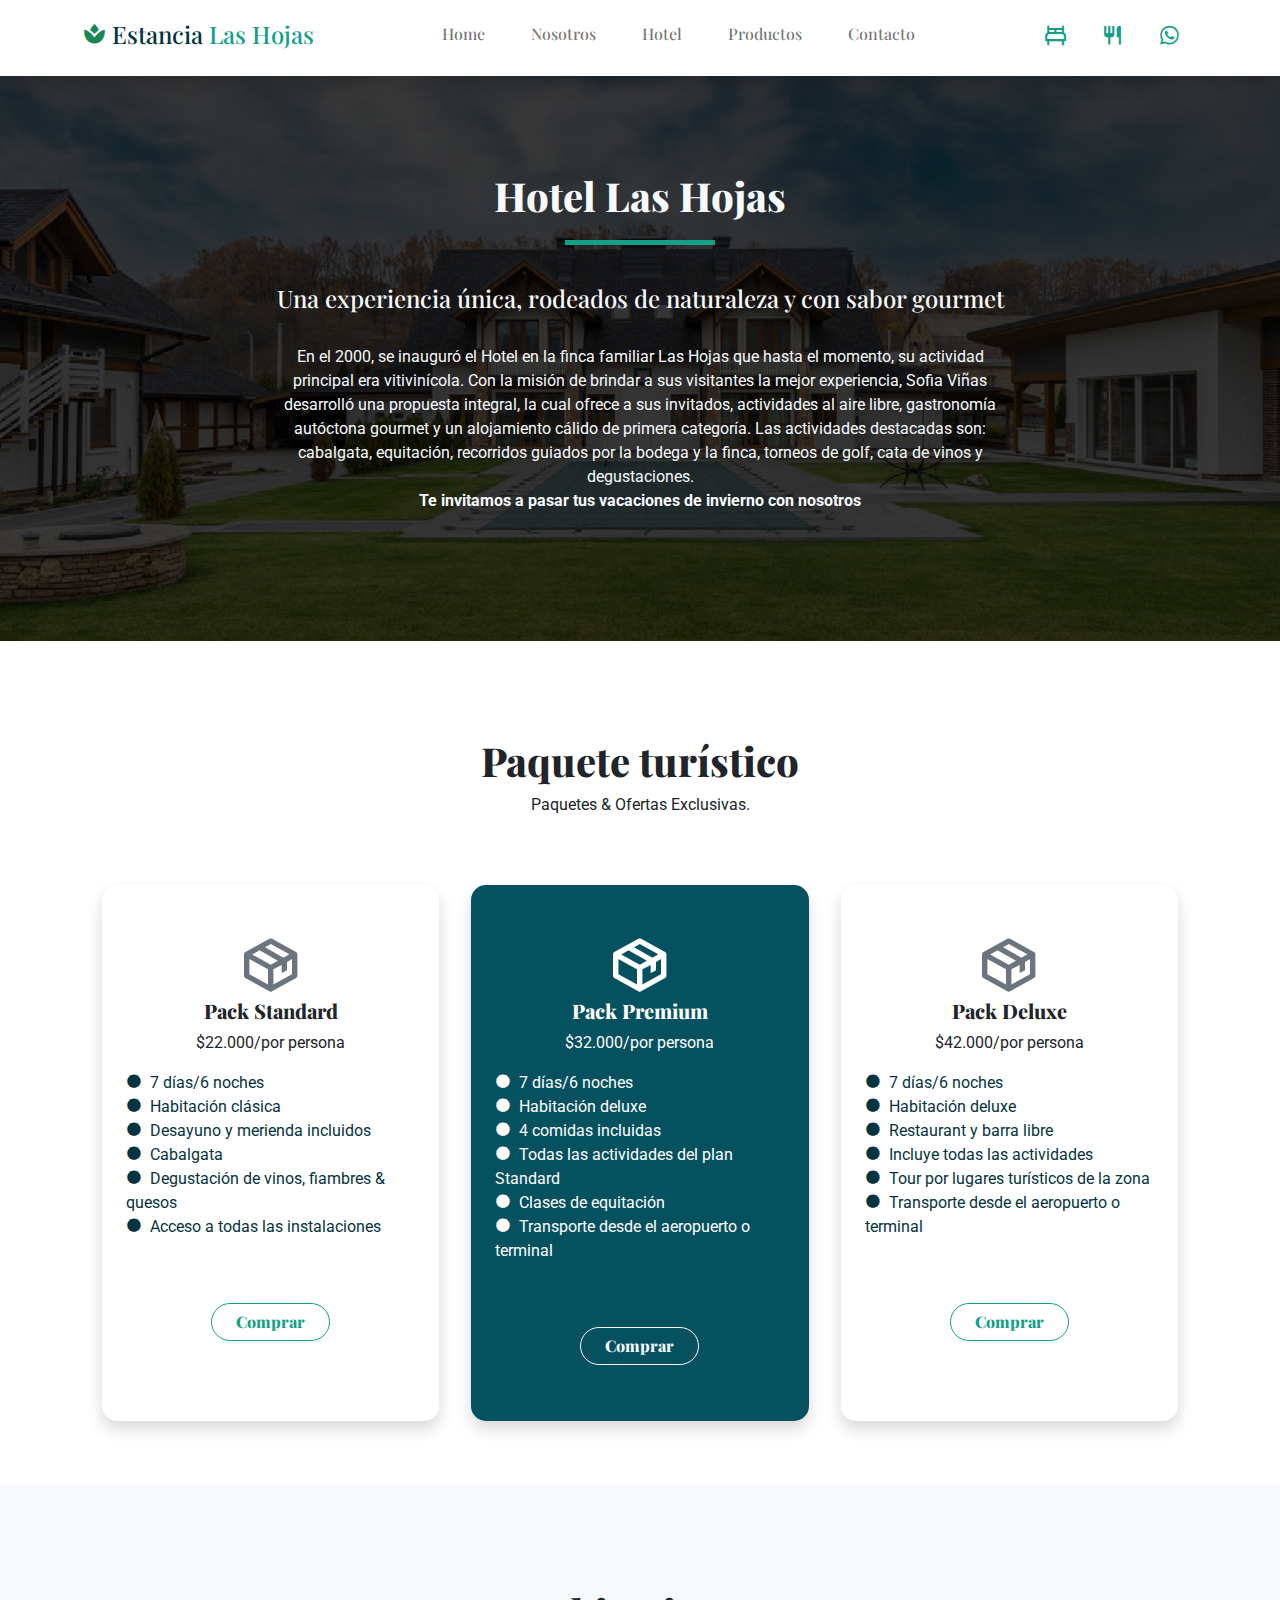
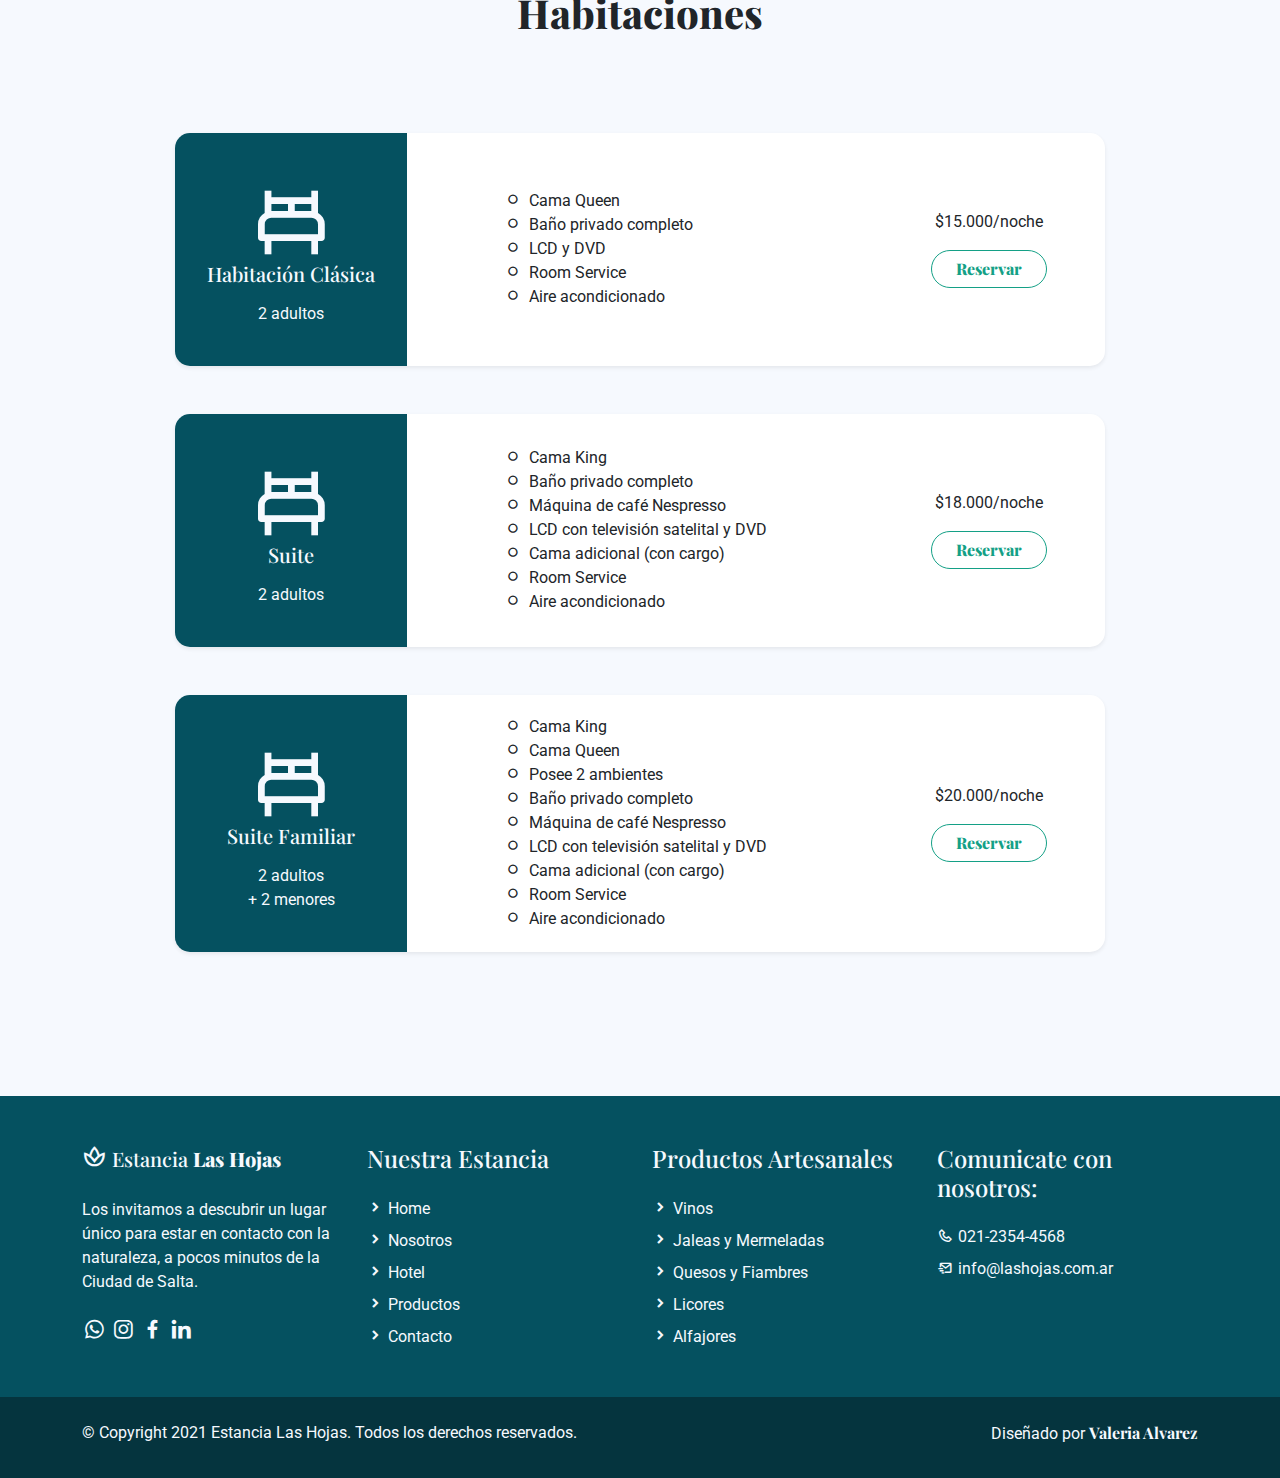
<file: tp1-Valeria_Alvarez/hotel.html>
<!DOCTYPE html>     <!----- definición de html 5 -->          
<html lang="es"> 	<!----- definición del lenguaje -->  
					<!------Inicio del  HEAD -->
<head>
  <title>Estancia Las Hojas</title>
    <meta charset="utf-8">
    <meta name="viewport" content="width=device-width, initial-scale=1">  
	<!----- viewport para apple device-width = ancho pantalla initial-scale es que inicia sin ningún zoom --> 
    <link rel="apple-touch-icon" href="assets/img/apple-icon.png">
	<!----- icono para apple y safari --> 
    <link rel="shortcut icon" type="image/x-icon" href="assets/img/favicon.ico">
    <!-- Load Require CSS -->
    <link href="assets/css/bootstrap.css" rel="stylesheet">
	    <!-- iconos  -->
    <link href="assets/css/boxicon.min.css" rel="stylesheet">
	    <!-- tipo de letra -->
    <link href="https://fonts.googleapis.com/css2?family=Open+Sans:wght@300;400;600&display=swap" rel="stylesheet">
		<!-- carga CSS -->
    <link rel="stylesheet" href="assets/css/estilos.css">
</head>

<body>
<!-- Header -->
    <nav id="main_nav" class="navbar navbar-expand-lg navbar-light bg-white shadow">
        <div class="container d-flex justify-content-between align-items-center">
            <a class="navbar-brand h1" href="index.html">	
                <i class='bx bxs-spa bx-sm text-success'></i>
                <span class="text-dark h4">Estancia</span><span class="text-primary h4"> Las Hojas</span>
            </a>
            <button class="navbar-toggler border-0"  type="button" data-bs-toggle="collapse" data-bs-target="#navbar-toggler-success"  aria-controls="navbarSupportedContent" aria-expanded="false" aria-label="Toggle navigation">
                <span class="navbar-toggler-icon"> </span>
            </button>
            <div class="align-self-center collapse navbar-collapse flex-fill  d-lg-flex justify-content-lg-between" id="navbar-toggler-success">
                <div class="flex-fill mx-xl-5 mb-2">
                        <ul class="nav navbar-nav d-flex justify-content-between mx-xl-5 text-center text-dark">
                        <li class="nav-item">
                            <a class="nav-link btn-outline-primary rounded-pill px-3" href="index.html">Home</a>
                        </li>
                        <li class="nav-item">
                            <a class="nav-link btn-outline-primary rounded-pill px-3" href="nosotros.html">Nosotros</a>
                        </li>
                        <li class="nav-item">
                            <a class="nav-link btn-outline-primary rounded-pill px-3" href="hotel.html">Hotel</a>
                        </li>
                        <li class="nav-item">
                            <a class="nav-link btn-outline-primary rounded-pill px-3" href="productos.html">Productos</a>
                        </li>
                        <li class="nav-item">
                            <a class="nav-link btn-outline-primary rounded-pill px-3" href="contacto.html">Contacto</a>
                        </li>
                    </ul>
                </div>
                <div class="navbar align-self-center d-flex">
                    <a class="nav-link" href="#" title="Reservar"><i class='bx bx-bed bx-sm bx-burst-hover text-primary'></i></a>
                    <a class="nav-link" href="#" title="Menú del día"><i class='bx bx-restaurant bx-sm bx-burst-hover text-primary'></i></a>
                    <a class="nav-link" href="https://www.whatsapp.com/"><i class='bx bxl-whatsapp bx-sm bx-burst-hover text-primary'></i></a>
        
                </div>
            </div>
        </div>
    </nav>
<!-- Close Header -->

<!-- Start Banner Hero -->
<div id="pricing_banner" class="banner-wrapper bg-light w-100 py-5">
    <div class="banner-vertical-center-work container text-light d-flex justify-content-center align-items-center py-5 p-0">
        <div class="banner-content col-lg-8 col-12 m-lg-auto text-center">
            <h1 class="banner-heading h2 display-3 pb-5 semi-bold-600 typo-space-line-center">Hotel Las Hojas</h1>
            <h3 class="h4 p-2 regular-400">Una experiencia única, rodeados de naturaleza y con sabor gourmet </h3>
            <p class="banner-body p-3 light-300"> En el 2000, se inauguró el Hotel en la finca familiar Las Hojas que hasta el momento, su actividad principal era vitivinícola. Con la misión de brindar a sus visitantes la mejor experiencia, Sofia Viñas desarrolló una propuesta integral, la cual ofrece a sus invitados, actividades al aire libre, gastronomía autóctona gourmet y un alojamiento cálido de primera categoría. Las actividades destacadas son: cabalgata, equitación, recorridos guiados por la bodega y la finca, torneos de golf, cata de vinos y degustaciones.
                <br><b>Te invitamos a pasar tus vacaciones de invierno con nosotros</b>

            </p>
        </div>
    </div>
</div>
<!-- End Banner Hero -->
    <!-- Start pricing -->
    <div class="container-lg py-3 py-md-5">
        <div class="col-md-12 m-auto text-center pt-5 pb-1">
            <h1 class="pricing-header h2 semi-bold-600">Paquete turístico</h1>
            <p class="pricing-footer">
                Paquetes & Ofertas Exclusivas. 
            </p>
        </div>


        <div class="row px-lg-3">


            <div class="col-md-4 pb-3 pt-sm-0 mt-5 px-xl-3">
                <div class="pricing-table card h-100 shadow border-0 py-5">
                    <div class="pricing-table-body card-body text-center align-self-center p-md-0">
                        <i class="pricing-table-icon display-3 bx bx-package text-muted"></i>
                        <h2 class="pricing-table-heading h5 semi-bold-600">Pack Standard</h2>
                        <p>$22.000/por persona</p>
                        <ul class="pricing-table-body text-start text-dark px-4 list-unstyled light-300">
                            <li><i class="bx bxs-circle me-2"></i>7 días/6 noches</li>
                            <li><i class="bx bxs-circle me-2"></i>Habitación clásica</li>
                            <li><i class="bx bxs-circle me-2"></i>Desayuno y merienda incluidos</li>                            
                            <li><i class="bx bxs-circle me-2"></i>Cabalgata</li>
                            <li><i class="bx bxs-circle me-2"></i>Degustación de vinos, fiambres & quesos</li>
                            <li><i class="bx bxs-circle me-2"></i>Acceso a todas las instalaciones</li>                            
                        </ul>
                        <div class="pricing-table-footer pt-5">
                            <a href="#" class="btn rounded-pill px-4 btn-outline-primary">Comprar</a>
                        </div>
                    </div>
                </div>
            </div>

            <div class="col-md-4 pb-3 pt-sm-0 mt-5 px-xl-3">
                <div class="pricing-table card bg-secondary h-100 card-rounded shadow border-0 py-5">
                    <div class="pricing-table-body card-body text-center text-white align-self-center p-md-0">
                        <i class="pricing-table-icon display-3 bx bx-package text-white"></i>
                        <h2 class="pricing-table-heading h5 semi-bold-600">Pack Premium</h2>
                        <p>$32.000/por persona</p>
                        <ul class="pricing-table-body text-start text-white px-4 list-unstyled light-300">
                            <li><i class="bx bxs-circle me-2"></i>7 días/6 noches</li>
                            <li><i class="bx bxs-circle me-2"></i>Habitación deluxe</li>
                            <li><i class="bx bxs-circle me-2"></i>4 comidas incluidas</li>                            
                            <li><i class="bx bxs-circle me-2"></i>Todas las actividades del plan Standard</li>
                            <li><i class="bx bxs-circle me-2"></i>Clases de equitación</li>
                            <li><i class="bx bxs-circle me-2"></i>Transporte desde el aeropuerto o terminal</li>                            
                        </ul>
                        <div class="pricing-table-footer pt-5 pb-2">
                            <a href="#" class="btn rounded-pill px-4 btn-outline-light">Comprar</a>
                        </div>
                    </div>
                </div>
            </div>


            <div class="col-md-4 pb-3 pt-sm-0 mt-5 px-xl-3">
                <div class="pricing-table card h-100 shadow border-0 py-5">
                    <div class="pricing-table-body card-body text-center align-self-center p-md-0">
                        <i class="pricing-table-icon display-3 bx bx-package text-muted"></i>
                        <h2 class="pricing-table-heading h5 semi-bold-600">Pack Deluxe</h2>
                        <p>$42.000/por persona</p>
                        <ul class="pricing-table-body text-start text-dark px-4 list-unstyled light-300">
                            <li><i class="bx bxs-circle me-2"></i>7 días/6 noches</li>
                            <li><i class="bx bxs-circle me-2"></i>Habitación deluxe</li>
                            <li><i class="bx bxs-circle me-2"></i>Restaurant y barra libre</li>                            
                            <li><i class="bx bxs-circle me-2"></i>Incluye todas las actividades</li>
                            <li><i class="bx bxs-circle me-2"></i>Tour por lugares turísticos de la zona</li>
                            <li><i class="bx bxs-circle me-2"></i>Transporte desde el aeropuerto o terminal</li>                            
                        </ul>
                        <div class="pricing-table-footer pt-5">
                            <a href="#" class="btn rounded-pill px-4 btn-outline-primary">Comprar</a>
                        </div>
                    </div>
                </div>
            </div>


        </div>
    </div>
    <!-- End Content -->





    <!-- Start Pricing Horizontal Section -->
    <section class="bg-light py-3 py-md-5">
        <div class="container py-5">

            <h1 class="h2 semi-bold-600 text-center mt-2 pb-3 pb-md-5">Habitaciones</h1>

            <!-- Start Pricing Horizontal -->
            <div class="pricing-horizontal row col-10 m-auto d-flex shadow-sm rounded overflow-hidden my-5 bg-white">
                <div class="pricing-horizontal-icon col-md-3 text-center bg-secondary text-light py-4">
                    <i class="display-1 bx bx-bed pt-4"></i>
                    <h5 class="h5 regular-400 pb-2">Habitación Clásica</h5>
                    <p>2 adultos</p>
                </div>
                <div class="pricing-horizontal-body col-md-6 col-xl-5  offset-xl-1 d-flex align-items-center ml-5 pl-5 pt-lg-0 pt-4">
                    <ul class="text-left px-2 ml-5 pl-5 list-unstyled mb-0 light-300">
                        <li><i class="bx bx-radio-circle bx-xs me-2"></i>Cama Queen</li>
                        <li><i class="bx bx-radio-circle bx-xs me-2"></i>Baño privado completo</li>   
                        <li><i class="bx bx-radio-circle bx-xs me-2"></i>LCD y DVD</li>
                        <li><i class="bx bx-radio-circle bx-xs me-2"></i>Room Service</li>
                        <li><i class="bx bx-radio-circle bx-xs me-2"></i>Aire acondicionado</li>
                    </ul>
                </div>
                <div class="pricing-horizontal-tag col-md-3 text-center pt-3 d-flex align-items-center">
                    <div class="w-100 light-300">
                        <p>$15.000/noche</p>
                        <a href="#" class="btn rounded-pill px-4 btn-outline-primary mb-3">Reservar</a>
                    </div>
                </div>
            </div>
            <!-- End Pricing Horizontal -->

            <!-- Start Pricing Horizontal -->
            <div class="pricing-horizontal row col-10 m-auto d-flex shadow-sm rounded overflow-hidden my-5 bg-white">
                <div class="pricing-horizontal-icon col-md-3 text-center bg-secondary text-light py-4">
                    <i class="display-1 bx bx-bed pt-4"></i>
                    <h5 class="h5 regular-400 pb-2">Suite</h5>
                    <p>2 adultos</p>
                </div>
                <div class="pricing-horizontal-body col-md-6 col-xl-5 offset-xl-1 d-flex align-items-center ml-5 pl-5 pt-lg-0 pt-4">
                    <ul class="text-left px-2 py-3 ml-5 pl-5 list-unstyled mb-0 light-300 ">
                        <li><i class="bx bx-radio-circle bx-xs me-2"></i>Cama King</li>
                        <li><i class="bx bx-radio-circle bx-xs me-2"></i>Baño privado completo</li>
                        <li><i class="bx bx-radio-circle bx-xs me-2"></i>Máquina de café Nespresso</li>
                        <li><i class="bx bx-radio-circle bx-xs me-2"></i>LCD con televisión satelital y DVD</li>
                        <li><i class="bx bx-radio-circle bx-xs me-2"></i>Cama adicional (con cargo)</li>
                        <li><i class="bx bx-radio-circle bx-xs me-2"></i>Room Service</li>
                        <li><i class="bx bx-radio-circle bx-xs me-2"></i>Aire acondicionado</li>
                    </ul>
                </div>
                <div class="pricing-horizontal-tag col-md-3 text-center pt-3 d-flex align-items-center">
                    <div class="w-100 light-300">
                        <p>$18.000/noche</p>
                        <a href="#" class="btn rounded-pill px-4 btn-outline-primary mb-3">Reservar</a>
                    </div>
                </div>
            </div>
            <!-- End Pricing Horizontal -->

            <!-- Start Pricing Horizontal -->
            <div class="pricing-horizontal row col-10 m-auto d-flex shadow-sm rounded overflow-hidden my-5 bg-white">
                <div class="pricing-horizontal-icon col-md-3 text-center bg-secondary text-light py-4">
                    <i class="display-1 bx bx-bed pt-4"></i>
                    <h5 class="h5 regular-400 pb-2">Suite Familiar</h5>
                    <p>2 adultos <br>+ 2 menores</p>
                </div>
                <div class="pricing-horizontal-body col-md-6 col-xl-5 offset-xl-1 d-flex align-items-center ml-5 pl-5 pt-lg-0 pt-4">
                    <ul class="text-left px-2 py-3 ml-5 pl-5 list-unstyled mb-0 light-300 ">
                        <li><i class="bx bx-radio-circle bx-xs me-2"></i>Cama King</li>
                        <li><i class="bx bx-radio-circle bx-xs me-2"></i>Cama Queen</li> 
                        <li><i class="bx bx-radio-circle bx-xs me-2"></i>Posee 2 ambientes</li>                       
                        <li><i class="bx bx-radio-circle bx-xs me-2"></i>Baño privado completo</li>
                        <li><i class="bx bx-radio-circle bx-xs me-2"></i>Máquina de café Nespresso</li>
                        <li><i class="bx bx-radio-circle bx-xs me-2"></i>LCD con televisión satelital y DVD</li>
                        <li><i class="bx bx-radio-circle bx-xs me-2"></i>Cama adicional (con cargo)</li>
                        <li><i class="bx bx-radio-circle bx-xs me-2"></i>Room Service</li>
                        <li><i class="bx bx-radio-circle bx-xs me-2"></i>Aire acondicionado</li>
                    </ul>
                </div>
                <div class="pricing-horizontal-tag col-md-3 text-center pt-3 d-flex align-items-center">
                    <div class="w-100 light-300">
                        <p>$20.000/noche</p>
                        <a href="#" class="btn rounded-pill px-4 btn-outline-primary mb-3">Reservar</a>
                    </div>
                </div>
            </div>
            <!-- End Pricing Horizontal -->

        </div>
    </section>
    <!--End Pricing Horizontal Section-->

    <!-- Start Footer -->
    <footer class="bg-secondary pt-4">
        <div class="container">
            <div class="row py-4">

                <div class="col-lg-3 col-12 align-left">
                    <a class="navbar-brand" href="index.html">
                        <i class='bx bx-spa bx-sm text-light'></i>
                        <span class="text-light h5">Estancia</span><span class="text-light h5 semi-bold-600"> Las Hojas</span>
                    </a>
                    <p class="text-light my-lg-4 my-2">
                        Los invitamos a descubrir un lugar único para estar en contacto con la naturaleza, a pocos minutos de la Ciudad de Salta.
                    </p>
                    <ul class="list-inline footer-icons light-300">

                        <li class="list-inline-item m-0">
                            <a class="text-light" target="_blank" href="https://www.whatsapp.com/">
                                <i class='bx bxl-whatsapp bx-sm'></i>
                            </a>
                        </li>
                        <li class="list-inline-item m-0">
                            <a class="text-light" target="_blank" href="https://www.instagram.com/">
                                <i class='bx bxl-instagram bx-sm'></i>
                            </a>
                        </li>
                        <li class="list-inline-item m-0">
                            <a class="text-light" target="_blank" href="http://facebook.com/">
                                <i class='bx bxl-facebook bx-sm'></i>
                            </a>
                        </li>
                        <li class="list-inline-item m-0">
                            <a class="text-light" target="_blank" href="https://www.linkedin.com/">
                                <i class='bx bxl-linkedin bx-sm'></i>
                            </a>
                        </li>


                    </ul>
                </div>

                <div class="col-lg-3 col-md-4 my-sm-0 mt-4">
                    <h3 class="h4 pb-lg-3 text-light">Nuestra Estancia</h2>
                        <ul class="list-unstyled text-light light-300">
                            <li class="pb-2">
                                <i class='bx-fw bx bxs-chevron-right bx-xs'></i><a class="text-decoration-none text-light  light-300" 
								href="index.html">Home</a>
                            </li>
                            <li class="pb-2">
                                <i class='bx-fw bx bxs-chevron-right bx-xs'></i><a class="text-decoration-none text-light py-1  light-300" 
								href="nosotros.html">Nosotros</a>
                            </li>
                            <li class="pb-2">
                                <i class='bx-fw bx bxs-chevron-right bx-xs'></i><a class="text-decoration-none text-light py-1  light-300" 
								href="hotel.html">Hotel</a>
                            </li>
                            <li class="pb-2">
                                <i class='bx-fw bx bxs-chevron-right bx-xs'></i></i><a class="text-decoration-none text-light py-1  light-300" 
								href="productos.html">Productos</a>
                            </li>
                            <li class="pb-2">
                                <i class='bx-fw bx bxs-chevron-right bx-xs'></i><a class="text-decoration-none text-light py-1  light-300" 
								href="contacto.html">Contacto</a>
                            </li>
                        </ul>
                </div>

                <div class="col-lg-3 col-md-4 my-sm-0 mt-4">
                    <h2 class="h4 pb-lg-3 text-light">Productos Artesanales</h2>
                    <ul class="list-unstyled text-light light-300">
                        <li class="pb-2">
                            <i class='bx-fw bx bxs-chevron-right bx-xs'></i><a class="text-decoration-none text-light py-1  light-300" 
							href="#">Vinos</a>
                        </li>
                        <li class="pb-2">
                            <i class='bx-fw bx bxs-chevron-right bx-xs'></i><a class="text-decoration-none text-light py-1  light-300" 
							href="#">Jaleas y Mermeladas</a>
                        </li>
                        <li class="pb-2">
                            <i class='bx-fw bx bxs-chevron-right bx-xs'></i><a class="text-decoration-none text-light py-1  light-300" 
							href="#">Quesos y Fiambres</a>
                        </li>
                        <li class="pb-2">
                            <i class='bx-fw bx bxs-chevron-right bx-xs'></i><a class="text-decoration-none text-light py-1  light-300" 
							href="#">Licores</a>
                        </li>
                        <li class="pb-2">
                            <i class='bx-fw bx bxs-chevron-right bx-xs'></i><a class="text-decoration-none text-light py-1  light-300" 
							href="#">Alfajores</a>
                        </li>
                    </ul>
                </div>

                <div class="col-lg-3 col-md-4 my-sm-0 mt-4">
                    <h2 class="h4 pb-lg-3 text-light">Comunicate con nosotros:</h2>
                    <ul class="list-unstyled text-light light-300">
                        <li class="pb-2">
                            <i class='bx-fw bx bx-phone bx-xs'></i><a class="text-decoration-none text-light py-1  light-300" 
							href="tel:010-020-0340">021-2354-4568</a>
                        </li>
                        <li class="pb-2">
                            <i class='bx-fw bx bx-mail-send bx-xs'></i><a class="text-decoration-none text-light py-1  light-300"
							href="mailto:info@company.com">info@lashojas.com.ar</a>
                        </li>
                    </ul>
                </div>

            </div>
        </div>

        <div class="w-100 bg-primary py-3">
            <div class="container">
                <div class="row pt-2">
                    <div class="col-lg-6 col-sm-12">
                        <p class="text-lg-start text-center text-light light-300">
                            © Copyright 2021 Estancia Las Hojas. Todos los derechos reservados.
                        </p>
                    </div>
                    <div class="col-lg-6 col-sm-12">
                        <p class="text-lg-end text-center text-light light-300">
                            Diseñado por <a rel="sponsored" class="text-decoration-none text-light" 
							href="#" target="_blank"><strong>Valeria Alvarez</strong></a>
                        </p>
                    </div>
                </div>
            </div>
        </div>

    </footer>
    <!-- End Footer -->




    <!-- Bootstrap -->
    <script src="assets/js/bootstrap.bundle.min.js"></script>


</body>

</html>
</file>
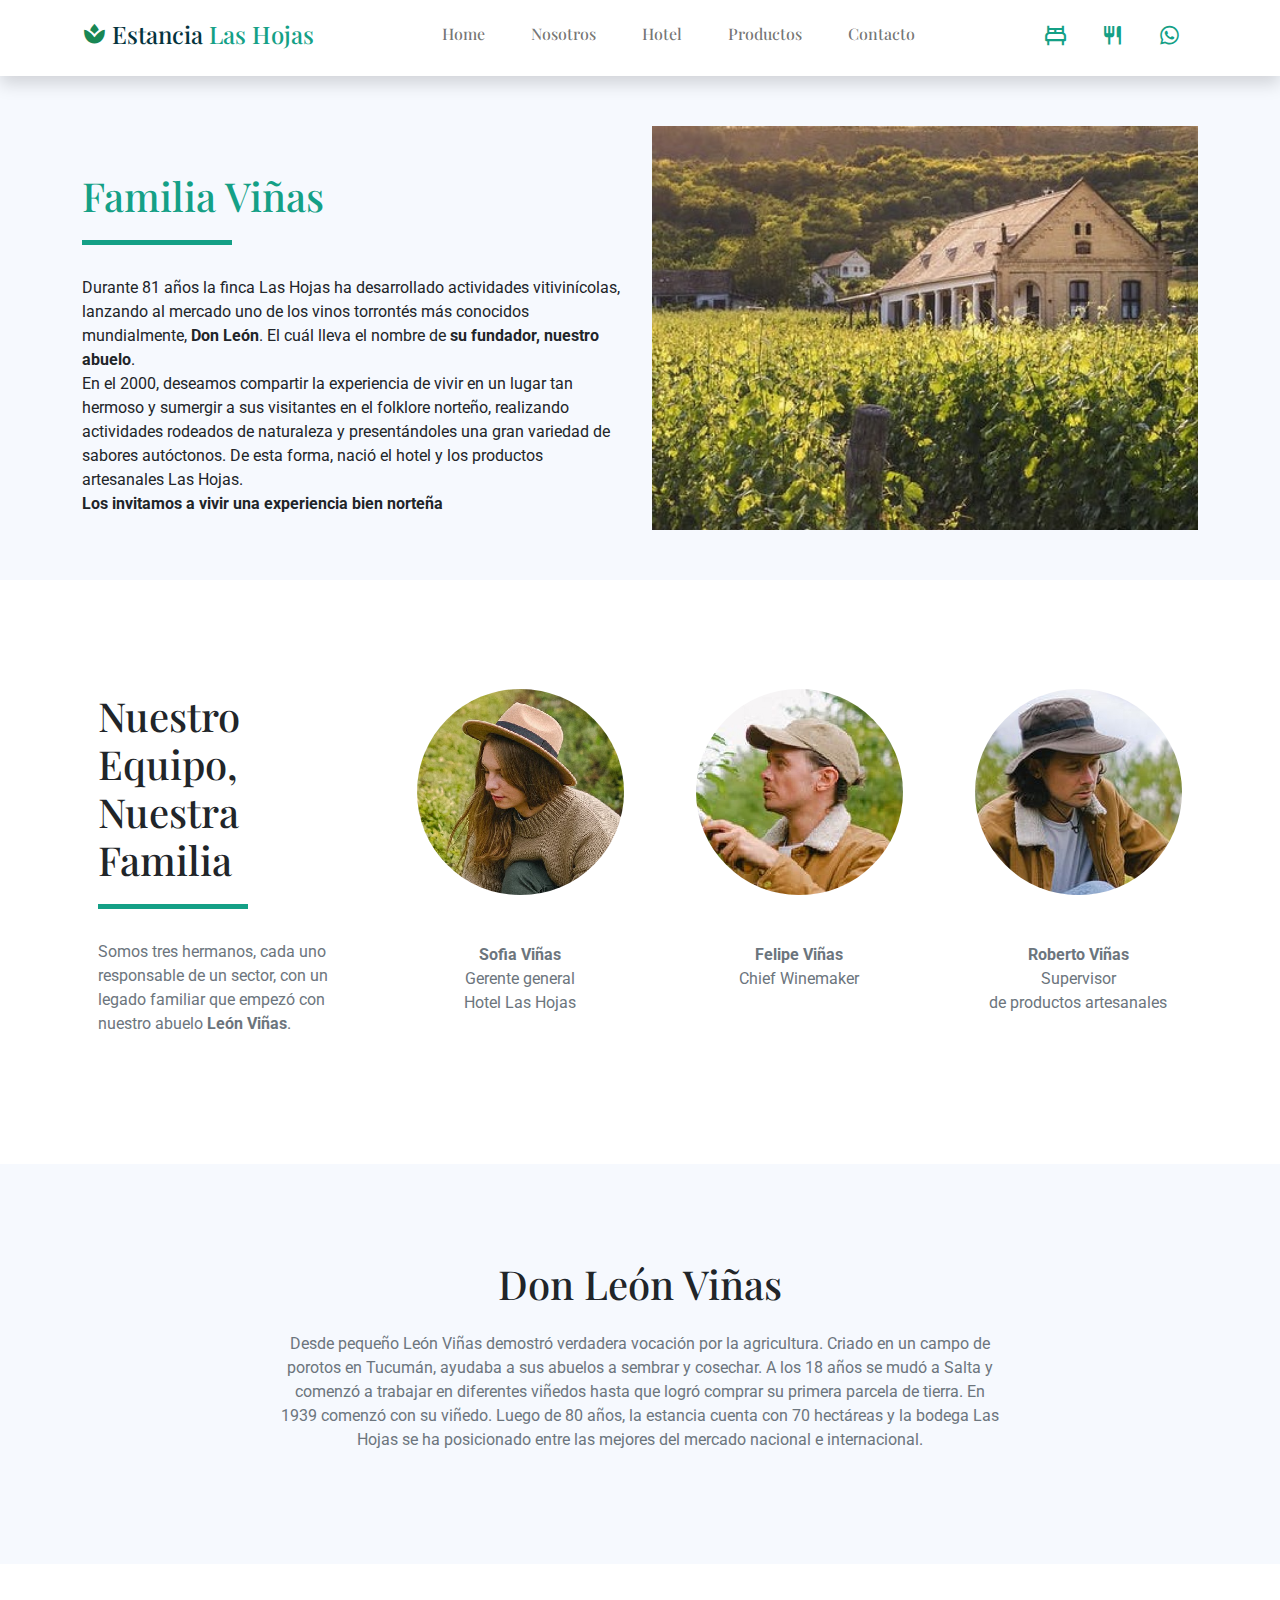
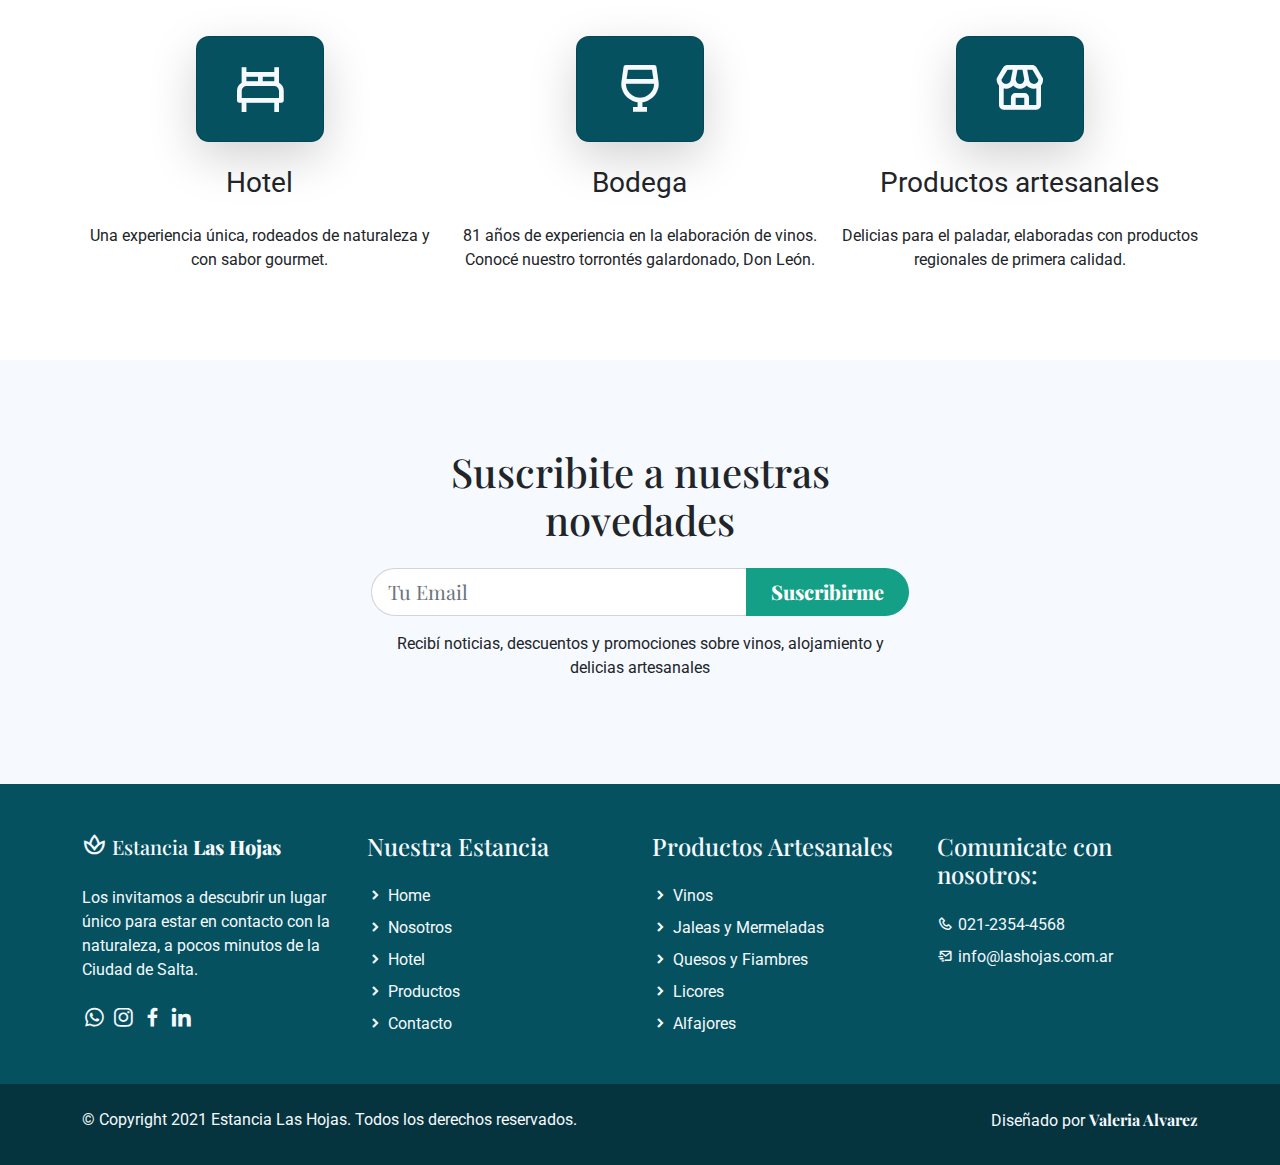
<file: tp1-Valeria_Alvarez/nosotros.html>
<!DOCTYPE html>     <!----- definición de html 5 -->          
<html lang="es"> 	<!----- definición del lenguaje -->  
					<!------Inicio del  HEAD -->
<head>
  <title>Estancia Las Hojas</title>
    <meta charset="utf-8">
    <meta name="viewport" content="width=device-width, initial-scale=1">  
	<!----- viewport para apple device-width = ancho pantalla initial-scale es que inicia sin ningún zoom --> 
    <link rel="apple-touch-icon" href="assets/img/apple-icon.png">
	<!----- icono para apple y safari --> 
    <link rel="shortcut icon" type="image/x-icon" href="assets/img/favicon.ico">
    <!-- Load Require CSS -->
    <link href="assets/css/bootstrap.css" rel="stylesheet">
	    <!-- iconos  -->
    <link href="assets/css/boxicon.min.css" rel="stylesheet">
	    <!-- tipo de letra -->
    <link href="https://fonts.googleapis.com/css2?family=Open+Sans:wght@300;400;600&display=swap" rel="stylesheet">
		<!-- carga CSS -->
    <link rel="stylesheet" href="assets/css/estilos.css">
</head>

<body>
<!-- Header -->
<nav id="main_nav" class="navbar navbar-expand-lg navbar-light bg-white shadow">
    <div class="container d-flex justify-content-between align-items-center">
        <a class="navbar-brand h1" href="index.html">	
            <i class='bx bxs-spa bx-sm text-success'></i>
            <span class="text-dark h4">Estancia</span><span class="text-primary h4"> Las Hojas</span>
        </a>
        <button class="navbar-toggler border-0"  type="button" data-bs-toggle="collapse" data-bs-target="#navbar-toggler-success"  aria-controls="navbarSupportedContent" aria-expanded="false" aria-label="Toggle navigation">
            <span class="navbar-toggler-icon"> </span>
        </button>
        <div class="align-self-center collapse navbar-collapse flex-fill  d-lg-flex justify-content-lg-between" id="navbar-toggler-success">
            <div class="flex-fill mx-xl-5 mb-2">
                    <ul class="nav navbar-nav d-flex justify-content-between mx-xl-5 text-center text-dark">
                    <li class="nav-item">
                        <a class="nav-link btn-outline-primary rounded-pill px-3" href="index.html">Home</a>
                    </li>
                    <li class="nav-item">
                        <a class="nav-link btn-outline-primary rounded-pill px-3" href="nosotros.html">Nosotros</a>
                    </li>
                    <li class="nav-item">
                        <a class="nav-link btn-outline-primary rounded-pill px-3" href="hotel.html">Hotel</a>
                    </li>
                    <li class="nav-item">
                        <a class="nav-link btn-outline-primary rounded-pill px-3" href="productos.html">Productos</a>
                    </li>
                    <li class="nav-item">
                        <a class="nav-link btn-outline-primary rounded-pill px-3" href="contacto.html">Contacto</a>
                    </li>
                </ul>
            </div>
            <div class="navbar align-self-center d-flex">
                <a class="nav-link" href="#" title="Reservar"><i class='bx bx-bed bx-sm bx-burst-hover text-primary'></i></a>
                <a class="nav-link" href="#" title="Menú del día"><i class='bx bx-restaurant bx-sm bx-burst-hover text-primary'></i></a>
                <a class="nav-link" href="https://www.whatsapp.com/"><i class='bx bxl-whatsapp bx-sm bx-burst-hover text-primary'></i></a>
    
            </div>
        </div>
    </div>
</nav>
<!-- Close Header -->


    <!-- Start Banner Hero -->
    <section class="bg-light w-100">
        <div class="container">
            <div class="row d-flex align-items-center py-5">
                <div class="col-lg-6 text-start">
                    <h1 class="h2 py-5 text-primary typo-space-line">Familia Viñas</h1>
                    <p class="light-300">
                        Durante 81 años la finca Las Hojas ha desarrollado actividades vitivinícolas, lanzando al mercado uno de los vinos torrontés más conocidos mundialmente, <b>Don León</b>. El cuál lleva el nombre de <b>su fundador, nuestro abuelo</b>. <br>En el 2000, deseamos compartir la experiencia de vivir en un lugar tan hermoso y sumergir a sus visitantes en el folklore norteño, realizando actividades rodeados de naturaleza y presentándoles una gran variedad de sabores autóctonos. De esta forma, nació el hotel y los productos artesanales Las Hojas. 
                        <br><b>Los invitamos a vivir una experiencia bien norteña</b>
                    </p>
                </div>
                <div class="col-lg-6">
                    <img class="w-100"   src="./assets/img/banner-img-01.jpeg">
                </div>
            </div>
        </div>
    </section>
    <!-- End Banner Hero -->


    <!-- Start Team Member -->
    <section class="container py-md-5">
        <div class="pb-5 d-lg-flex align-items-center gx-5 gx-md-0">

            <div class="col-lg-3 m-3">
                <h2 class="h2 py-5 typo-space-line">Nuestro Equipo, Nuestra Familia</h2>
                <p class="text-muted light-300">
                    Somos tres hermanos, cada uno responsable de un sector, con un legado familiar que empezó con nuestro abuelo <b>León Viñas</b>.
                </p>
            </div>

            <div class="col-lg-9 row">
                <div class="team-member col-md-4">
                    <img class="team-member-img img-fluid rounded-circle p-4" src="./assets/img/team-01.jpg" alt="Card image">
                    <ul class="team-member-caption list-unstyled text-center pt-4 text-muted light-300">
                        <li><b>Sofia Viñas</b></li>
                        <li>Gerente general<br>Hotel Las Hojas</li>
                    </ul>
                </div>
                <div class="team-member col-md-4">
                    <img class="team-member-img img-fluid rounded-circle p-4" src="./assets/img/team-02.jpg" alt="Card image">
                    <ul class="team-member-caption list-unstyled text-center pt-4 text-muted light-300">
                        <li><b>Felipe Viñas</b></li>
                        <li>Chief Winemaker</li>
                    </ul>
                </div>
                <div class="team-member col-md-4">
                    <img class="team-member-img img-fluid rounded-circle p-4" src="./assets/img/team-03.jpg" alt="Card image">
                    <ul class="team-member-caption list-unstyled text-center pt-4 text-muted light-300">
                        <li><b>Roberto Viñas</b></li>
                        <li>Supervisor<br>de productos artesanales</li>
                    </ul>
                </div>
            </div>

        </div>
    </section>
    <!-- End Team Member -->

   

    <!-- Start Choice -->
    <section class="banner-bg bg-light p-5 px-3 ">
           <div class="banner-content col-lg-7 mx-auto text-center py-5">
                    <h2 class="h2 pb-3">Don León Viñas</h2>
                    <p class="text-muted light-300">Desde pequeño León Viñas demostró verdadera vocación por la agricultura. Criado en un campo de porotos en Tucumán, ayudaba a sus abuelos a sembrar y cosechar. A los 18 años se mudó a Salta y comenzó a trabajar en diferentes viñedos hasta que logró comprar su primera parcela de tierra. En 1939 comenzó con su viñedo. Luego de 80 años, la estancia cuenta con 70 hectáreas y  la bodega Las Hojas se ha posicionado entre las mejores del mercado nacional e internacional.
                    </p>
 
        </div>
    </section>
    <!-- End Choice -->

    <!-- Start Aim -->
    <section class="banner-bg bg-white py-5">
        <div class="container my-4">
            <div class="row text-center">

                <div class="objective col-lg-4">
                    <div class="objective-icon card m-auto py-4 mb-4 mb-sm-4 bg-secondary shadow-lg">
                        <i class="display-4 bx bx-bed text-light"></i>
                    </div>
                    <h2 class="objective-heading h3 mb-2 mb-sm-4 light-300">Hotel</h2>
                    <p class="light-300">
                        Una experiencia única, rodeados de naturaleza y con sabor gourmet.
                    </p>
                </div>

                <div class="objective col-lg-4 mt-sm-0 mt-4">
                    <div class="objective-icon card m-auto py-4 mb-4 mb-sm-4 bg-secondary shadow-lg">
                        <i class='display-4 bx bx-wine text-light'></i>
                    </div>
                    <h2 class="objective-heading h3 mb-2 mb-sm-4 light-300">Bodega</h2>
                    <p class="light-300">
                        81 años de experiencia en la elaboración de vinos. Conocé nuestro torrontés galardonado, Don León.
                    </p>
                </div>

                <div class="objective col-lg-4 mt-sm-0 mt-4">
                    <div class="objective-icon card m-auto py-4 mb-4 mb-sm-4 bg-secondary shadow-lg">
                        <i class="display-4 bx bx-store text-light"></i>
                    </div>
                    <h2 class="objective-heading h3 mb-2 mb-sm-4 light-300">Productos artesanales</h2>
                    <p class="light-300">
                        Delicias para el paladar, elaboradas con productos regionales de primera calidad.
                    </p>
                </div>

            </div>
        </div>
    </section>
    <!-- End Aim -->

    <!-- Start Contact -->
    <section class="banner-bg bg-light py-5">
        <div class="container">
            <div class="row">
                <div class="col-lg-6 mx-auto my-4 p-3">
                    <form action="#" method="get"><h1 class="h2 text-center">Suscribite a nuestras novedades</h1>
                    <div class="input-group py-3">
                    
                        <input name="email" type="mail" class="form-control form-control-lg rounded-pill rounded-end" id="email" placeholder="Tu Email" aria-label="Tu Email" required>
                        <button class="btn btn-secondary text-white btn-lg rounded-pill rounded-start px-lg-4" type="submit">Suscribirme</button>
                    </div>
                    <p class="text-center light-300">Recibí noticias, descuentos y promociones sobre vinos, alojamiento y delicias artesanales</p>
                    </form>
                </div>
            </div>
        </div>
    </section>
    <!-- End Contact -->


    <!-- Start Footer -->
    <footer class="bg-secondary pt-4">
        <div class="container">
            <div class="row py-4">

                <div class="col-lg-3 col-12 align-left">
                    <a class="navbar-brand" href="index.html">
                        <i class='bx bx-spa bx-sm text-light'></i>
                        <span class="text-light h5">Estancia</span><span class="text-light h5 semi-bold-600"> Las Hojas</span>
                    </a>
                    <p class="text-light my-lg-4 my-2">
                        Los invitamos a descubrir un lugar único para estar en contacto con la naturaleza, a pocos minutos de la Ciudad de Salta.
                    </p>
                    <ul class="list-inline footer-icons light-300">

                        <li class="list-inline-item m-0">
                            <a class="text-light" target="_blank" href="https://www.whatsapp.com/">
                                <i class='bx bxl-whatsapp bx-sm'></i>
                            </a>
                        </li>
                        <li class="list-inline-item m-0">
                            <a class="text-light" target="_blank" href="https://www.instagram.com/">
                                <i class='bx bxl-instagram bx-sm'></i>
                            </a>
                        </li>
                        <li class="list-inline-item m-0">
                            <a class="text-light" target="_blank" href="http://facebook.com/">
                                <i class='bx bxl-facebook bx-sm'></i>
                            </a>
                        </li>
                        <li class="list-inline-item m-0">
                            <a class="text-light" target="_blank" href="https://www.linkedin.com/">
                                <i class='bx bxl-linkedin bx-sm'></i>
                            </a>
                        </li>


                    </ul>
                </div>

                <div class="col-lg-3 col-md-4 my-sm-0 mt-4">
                    <h3 class="h4 pb-lg-3 text-light">Nuestra Estancia</h2>
                        <ul class="list-unstyled text-light light-300">
                            <li class="pb-2">
                                <i class='bx-fw bx bxs-chevron-right bx-xs'></i><a class="text-decoration-none text-light  light-300" 
								href="index.html">Home</a>
                            </li>
                            <li class="pb-2">
                                <i class='bx-fw bx bxs-chevron-right bx-xs'></i><a class="text-decoration-none text-light py-1  light-300" 
								href="nosotros.html">Nosotros</a>
                            </li>
                            <li class="pb-2">
                                <i class='bx-fw bx bxs-chevron-right bx-xs'></i><a class="text-decoration-none text-light py-1  light-300" 
								href="hotel.html">Hotel</a>
                            </li>
                            <li class="pb-2">
                                <i class='bx-fw bx bxs-chevron-right bx-xs'></i></i><a class="text-decoration-none text-light py-1  light-300" 
								href="productos.html">Productos</a>
                            </li>
                            <li class="pb-2">
                                <i class='bx-fw bx bxs-chevron-right bx-xs'></i><a class="text-decoration-none text-light py-1  light-300" 
								href="contacto.html">Contacto</a>
                            </li>
                        </ul>
                </div>

                <div class="col-lg-3 col-md-4 my-sm-0 mt-4">
                    <h2 class="h4 pb-lg-3 text-light">Productos Artesanales</h2>
                    <ul class="list-unstyled text-light light-300">
                        <li class="pb-2">
                            <i class='bx-fw bx bxs-chevron-right bx-xs'></i><a class="text-decoration-none text-light py-1  light-300" 
							href="#">Vinos</a>
                        </li>
                        <li class="pb-2">
                            <i class='bx-fw bx bxs-chevron-right bx-xs'></i><a class="text-decoration-none text-light py-1  light-300" 
							href="#">Jaleas y Mermeladas</a>
                        </li>
                        <li class="pb-2">
                            <i class='bx-fw bx bxs-chevron-right bx-xs'></i><a class="text-decoration-none text-light py-1  light-300" 
							href="#">Quesos y Fiambres</a>
                        </li>
                        <li class="pb-2">
                            <i class='bx-fw bx bxs-chevron-right bx-xs'></i><a class="text-decoration-none text-light py-1  light-300" 
							href="#">Licores</a>
                        </li>
                        <li class="pb-2">
                            <i class='bx-fw bx bxs-chevron-right bx-xs'></i><a class="text-decoration-none text-light py-1  light-300" 
							href="#">Alfajores</a>
                        </li>
                    </ul>
                </div>

                <div class="col-lg-3 col-md-4 my-sm-0 mt-4">
                    <h2 class="h4 pb-lg-3 text-light">Comunicate con nosotros:</h2>
                    <ul class="list-unstyled text-light light-300">
                        <li class="pb-2">
                            <i class='bx-fw bx bx-phone bx-xs'></i><a class="text-decoration-none text-light py-1  light-300" 
							href="tel:010-020-0340">021-2354-4568</a>
                        </li>
                        <li class="pb-2">
                            <i class='bx-fw bx bx-mail-send bx-xs'></i><a class="text-decoration-none text-light py-1  light-300"
							href="mailto:info@company.com">info@lashojas.com.ar</a>
                        </li>
                    </ul>
                </div>

            </div>
        </div>

        <div class="w-100 bg-primary py-3">
            <div class="container">
                <div class="row pt-2">
                    <div class="col-lg-6 col-sm-12">
                        <p class="text-lg-start text-center text-light light-300">
                            © Copyright 2021 Estancia Las Hojas. Todos los derechos reservados.
                        </p>
                    </div>
                    <div class="col-lg-6 col-sm-12">
                        <p class="text-lg-end text-center text-light light-300">
                            Diseñado por <a rel="sponsored" class="text-decoration-none text-light" 
							href="#" target="_blank"><strong>Valeria Alvarez</strong></a>
                        </p>
                    </div>
                </div>
            </div>
        </div>

    </footer>
    <!-- End Footer -->


    <!-- Bootstrap -->
    <script src="assets/js/bootstrap.bundle.min.js"></script>


</body>

</html>
</file>
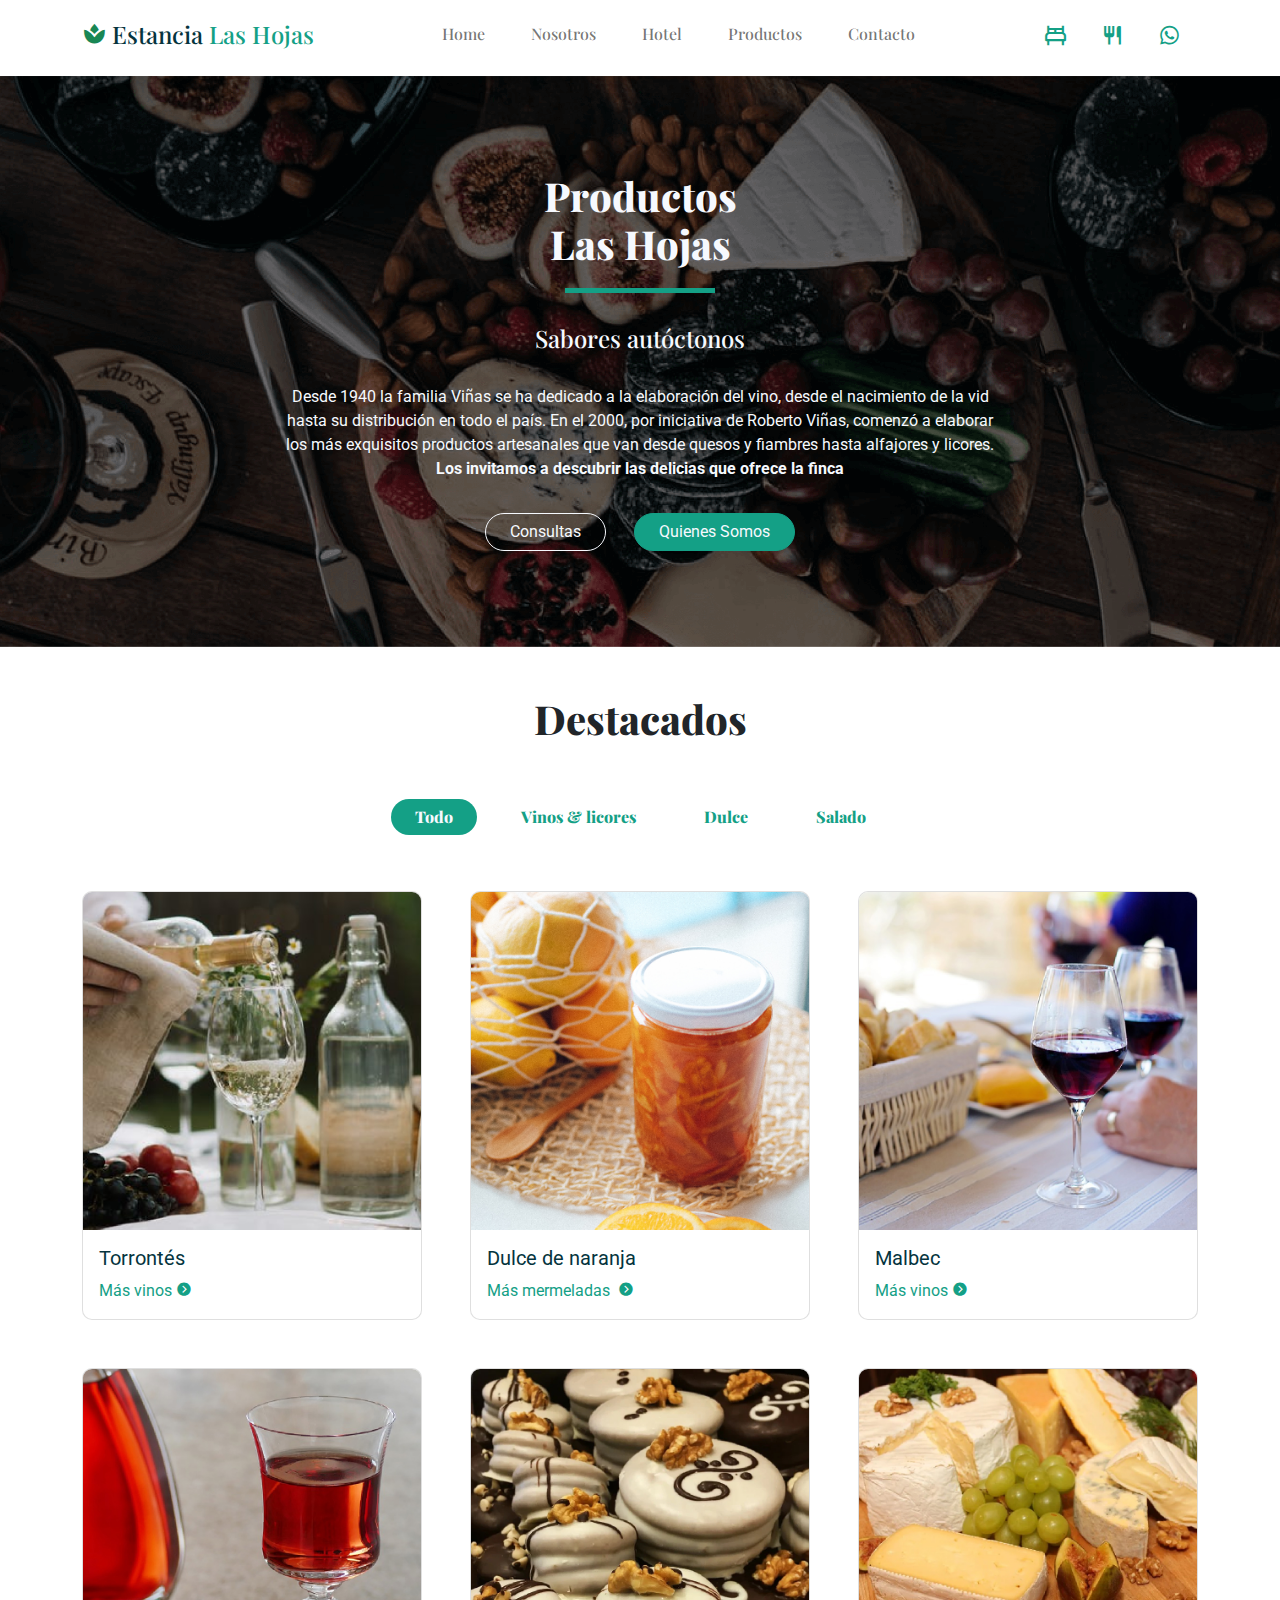
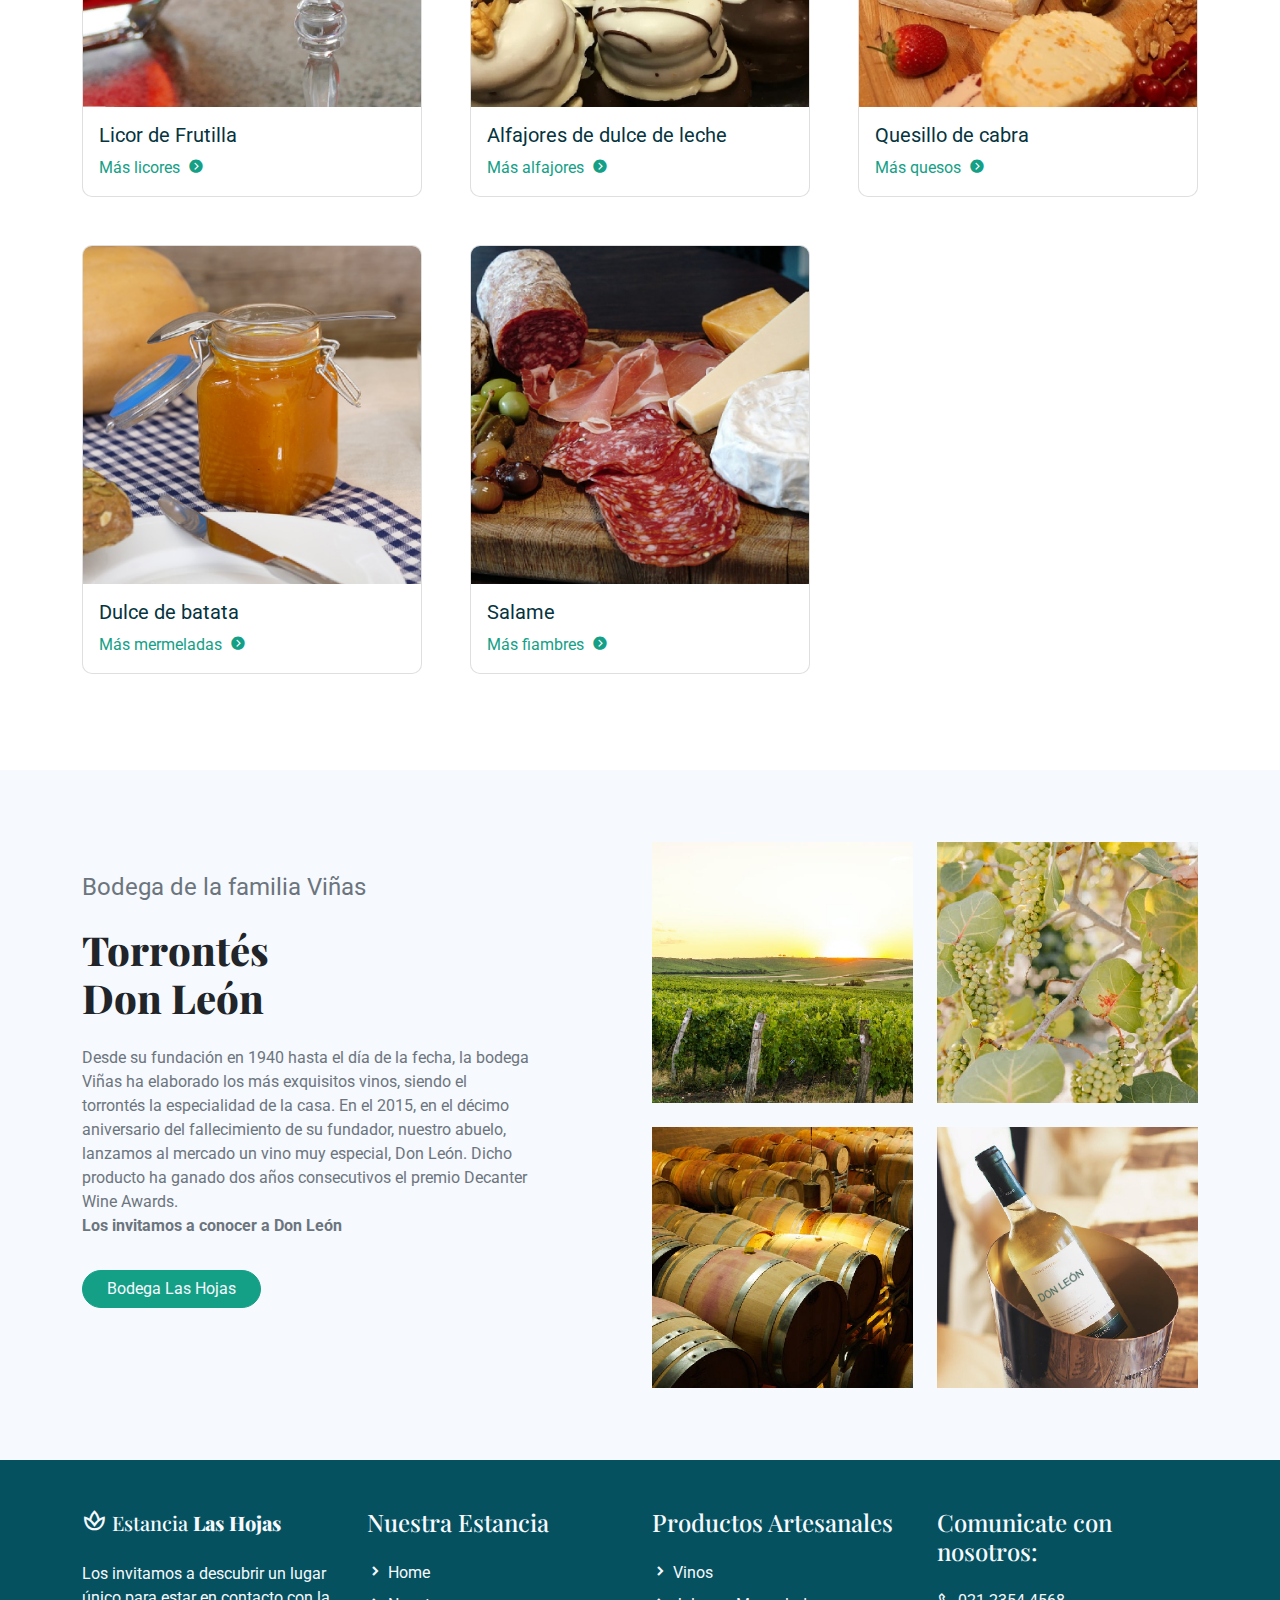
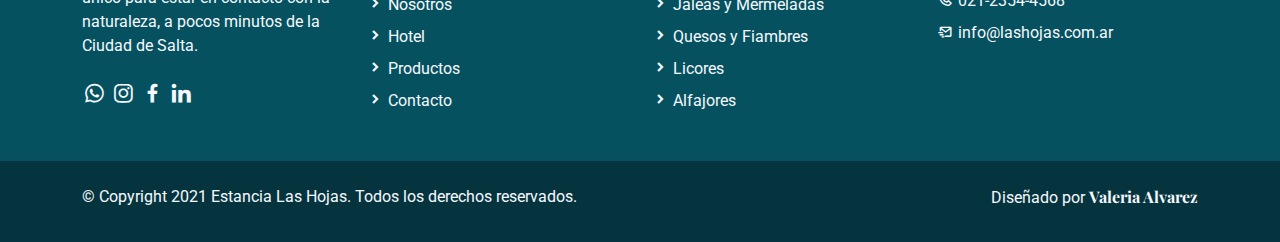
<file: tp1-Valeria_Alvarez/productos.html>
<!DOCTYPE html>     <!----- definición de html 5 -->          
<html lang="es"> 	<!----- definición del lenguaje -->  
					<!------Inicio del  HEAD -->
<head>
  <title>Estancia Las Hojas</title>
    <meta charset="utf-8">
    <meta name="viewport" content="width=device-width, initial-scale=1">  
	<!----- viewport para apple device-width = ancho pantalla initial-scale es que inicia sin ningún zoom --> 
    <link rel="apple-touch-icon" href="assets/img/apple-icon.png">
	<!----- icono para apple y safari --> 
    <link rel="shortcut icon" type="image/x-icon" href="assets/img/favicon.ico">
    <!-- Load Require CSS -->
    <link href="assets/css/bootstrap.css" rel="stylesheet">
	    <!-- iconos  -->
    <link href="assets/css/boxicon.min.css" rel="stylesheet">
	    <!-- tipo de letra -->
    <link href="https://fonts.googleapis.com/css2?family=Open+Sans:wght@300;400;600&display=swap" rel="stylesheet">
		<!-- carga CSS -->
    <link rel="stylesheet" href="assets/css/estilos.css">
</head>

<body>
<!-- Header -->
<nav id="main_nav" class="navbar navbar-expand-lg navbar-light bg-white shadow">
    <div class="container d-flex justify-content-between align-items-center">
        <a class="navbar-brand h1" href="index.html">	
            <i class='bx bxs-spa bx-sm text-success'></i>
            <span class="text-dark h4">Estancia</span><span class="text-primary h4"> Las Hojas</span>
        </a>
        <button class="navbar-toggler border-0"  type="button" data-bs-toggle="collapse" data-bs-target="#navbar-toggler-success"  aria-controls="navbarSupportedContent" aria-expanded="false" aria-label="Toggle navigation">
            <span class="navbar-toggler-icon"> </span>
        </button>
        <div class="align-self-center collapse navbar-collapse flex-fill  d-lg-flex justify-content-lg-between" id="navbar-toggler-success">
            <div class="flex-fill mx-xl-5 mb-2">
                    <ul class="nav navbar-nav d-flex justify-content-between mx-xl-5 text-center text-dark">
                    <li class="nav-item">
                        <a class="nav-link btn-outline-primary rounded-pill px-3" href="index.html">Home</a>
                    </li>
                    <li class="nav-item">
                        <a class="nav-link btn-outline-primary rounded-pill px-3" href="nosotros.html">Nosotros</a>
                    </li>
                    <li class="nav-item">
                        <a class="nav-link btn-outline-primary rounded-pill px-3" href="hotel.html">Hotel</a>
                    </li>
                    <li class="nav-item">
                        <a class="nav-link btn-outline-primary rounded-pill px-3" href="productos.html">Productos</a>
                    </li>
                    <li class="nav-item">
                        <a class="nav-link btn-outline-primary rounded-pill px-3" href="contacto.html">Contacto</a>
                    </li>
                </ul>
            </div>
            <div class="navbar align-self-center d-flex">
                <a class="nav-link" href="#" title="Reservar"><i class='bx bx-bed bx-sm bx-burst-hover text-primary'></i></a>
                <a class="nav-link" href="#" title="Menú del día"><i class='bx bx-restaurant bx-sm bx-burst-hover text-primary'></i></a>
                <a class="nav-link" href="https://www.whatsapp.com/"><i class='bx bxl-whatsapp bx-sm bx-burst-hover text-primary'></i></a>
    
            </div>
        </div>
    </div>
</nav>
<!-- Close Header -->


    <!-- Start Banner Hero -->
    <div id="work_banner" class="banner-wrapper bg-light w-100 py-5">
        <div class="banner-vertical-center-work container text-light d-flex justify-content-center align-items-center py-5 p-0">
            <div class="banner-content col-lg-8 col-12 m-lg-auto text-center">
                <h1 class="banner-heading h2 display-3 pb-5 semi-bold-600 typo-space-line-center">Productos<br>Las Hojas</h1>
                <h3 class="h4 pb-2 regular-400">Sabores autóctonos</h3>
                <p class="banner-body p-3 light-300"> Desde 1940 la familia Viñas se ha dedicado a la elaboración del vino, desde el nacimiento de la vid hasta su distribución en todo el país. En el 2000, por iniciativa de Roberto Viñas, comenzó a elaborar los más exquisitos productos artesanales que van desde quesos y fiambres hasta alfajores y licores. 
                    <br><b>Los invitamos a descubrir las delicias que ofrece la finca</b>

                </p>
               <a href="contacto.html"><button type="submit" class="btn rounded-pill btn-outline-light px-4 me-4 light-300">Consultas</button></a>
             <a href="nosotros.html"><button type="submit" class="btn rounded-pill btn-secondary text-light px-4 light-300">Quienes Somos</button></a>
            </div>
        </div>
    </div>
    <!-- End Banner Hero -->

    <!-- Start Our Work -->
    <section class="container py-5">
        <h1 class="pricing-header h2 semi-bold-600 text-center">Destacados</h1>
        <div class="row justify-content-center my-5">
            <div class="filter-btns shadow-md rounded-pill text-center col-auto">
                <a class="filter-btn btn rounded-pill btn-outline-primary border-0 m-md-2 px-md-4 active" data-filter=".project" href="#">Todo</a>
                <a class="filter-btn btn rounded-pill btn-outline-primary border-0 m-md-2 px-md-4" data-filter=".vino" href="#">Vinos & licores</a>
                <a class="filter-btn btn rounded-pill btn-outline-primary border-0 m-md-2 px-md-4" data-filter=".dulce" href="#">Dulce</a>
                <a class="filter-btn btn rounded-pill btn-outline-primary border-0 m-md-2 px-md-4" data-filter=".salado" href="#">Salado</a>
            </div>
        </div>

        <div class="row projects gx-lg-5">
            <a href="#" class="col-sm-6 col-lg-4 text-decoration-none project vino">
                <div class="service-work overflow-hidden card mb-5 mx-5 m-sm-0">
                    <img class="card-img-top" src="./assets/img/our-work-01.jpg" alt="...">
                    <div class="card-body">
                        <h5 class="card-title light-300 text-dark">Torrontés</h5>
                        
                        <span class="text-decoration-none text-primary light-300">
                            Más vinos<i class='bx bxs-chevron-right-circle ms-1'></i>
                          </span>
                    </div>
                </div>
            </a>
            <a href="#" class="col-sm-6 col-lg-4 text-decoration-none project dulce">
                <div class="service-work overflow-hidden card mx-5 mx-sm-0 mb-5">
                    <img class="card-img-top" src="./assets/img/our-work-02.jpg" alt="...">
                    <div class="card-body">
                        <h5 class="card-title light-300 text-dark">Dulce de naranja</h5>
                         
                        <span class="text-decoration-none text-primary light-300">
                            Más mermeladas <i class='bx bxs-chevron-right-circle ms-1'></i>
                          </span>
                    </div>
                </div>
            </a>

            <a href="#" class="col-sm-6 col-lg-4 text-decoration-none project vino">
                <div class="service-work overflow-hidden card mx-5 mx-sm-0 mb-5">
                    <img class="card-img-top" src="./assets/img/our-work-04.jpg" alt="...">
                    <div class="card-body">
                        <h5 class="card-title light-300 text-dark">Malbec</h5>
                       
                        <span class="text-decoration-none text-primary light-300">
                            Más vinos<i class='bx bxs-chevron-right-circle ms-1'></i>
                          </span>
                    </div>
                </div>
            </a>
            <a href="" class="col-sm-6 col-lg-4 text-decoration-none project vino">
                <div class="service-work overflow-hidden card mx-5 mx-sm-0 mb-5">
                    <img class="card-img-top" src="./assets/img/our-work-05.jpg" alt="...">
                    <div class="card-body">
                        <h5 class="card-title light-300 text-dark">Licor de Frutilla</h5>
                        
                        <span class="text-decoration-none text-primary light-300">
                            Más licores <i class='bx bxs-chevron-right-circle ms-1'></i>
                          </span>
                    </div>
                </div>
            </a>
            <a href="" class="col-sm-6 col-lg-4 text-decoration-none project dulce">
                <div class="service-work overflow-hidden card mx-5 mx-sm-0 mb-5">
                    <img class="card-img-top" src="./assets/img/our-work-07.jpg" alt="...">
                    <div class="card-body">
                        <h5 class="card-title light-300 text-dark">Alfajores de dulce de leche</h5>
                         
                        <span class="text-decoration-none text-primary light-300">
                              Más alfajores <i class='bx bxs-chevron-right-circle ms-1'></i>
                          </span>
                    </div>
                </div>
            </a>
            <a href="" class="col-sm-6 col-lg-4 text-decoration-none project salado">
                <div class="service-work overflow-hidden card mx-5 mx-sm-0 mb-5">
                    <img class="card-img-top" src="./assets/img/our-work-06.jpg" alt="...">
                    <div class="card-body">
                        <h5 class="card-title light-300 text-dark">Quesillo de cabra</h5>
                         
                        <span class="text-decoration-none text-primary light-300">
                              Más quesos <i class='bx bxs-chevron-right-circle ms-1'></i>
                          </span>
                    </div>
                </div>
            </a>
            <a href="#" class="col-sm-6 col-lg-4 text-decoration-none project dulce">
                <div class="service-work overflow-hidden card mx-5 mx-sm-0 mb-5">
                    <img class="card-img-top" src="./assets/img/our-work-03.jpg" alt="...">
                    <div class="card-body">
                        <h5 class="card-title light-300 text-dark">Dulce de batata</h5>
                       
                        <span class="text-decoration-none text-primary light-300">
                            Más mermeladas <i class='bx bxs-chevron-right-circle ms-1'></i>
                          </span>
                    </div>
                </div>
            </a>
            <a href="" class="col-sm-6 col-lg-4 text-decoration-none project salado">
                <div class="service-work overflow-hidden card mx-5 mx-sm-0 mb-5">
                    <img class="card-img-top" src="./assets/img/our-work-08.jpg" alt="...">
                    <div class="card-body">
                        <h5 class="card-title light-300 text-dark">Salame</h5>
                         
                        <span class="text-decoration-none text-primary light-300">
                              Más fiambres <i class='bx bxs-chevron-right-circle ms-1'></i>
                          </span>
                    </div>
                </div>
            </a>
        </div>

    </section>
    <!-- End Our Work -->

    <!-- Start Feature Work -->
    <section class="bg-light py-5 px-2 px-md-0">
        <div class="feature-work container my-4">
            <div class="row d-flex d-flex align-items-center">
                <div class="col-lg-5">
                    <h3 class="feature-work-title h4 text-muted light-300">Bodega de la familia Viñas</h3>
                    <h1 class="feature-work-heading h2 py-3 semi-bold-600">Torrontés <br> Don León</h1>
                    <p class="feature-work-body text-muted light-300">
                        Desde su fundación en 1940 hasta el día de la fecha, la bodega Viñas ha elaborado los más exquisitos vinos, siendo el torrontés la especialidad de la casa. En el 2015, en el décimo aniversario del fallecimiento de su fundador, nuestro abuelo, lanzamos al mercado un vino muy especial, Don León. Dicho producto ha ganado dos años consecutivos el premio Decanter Wine Awards.
                        <br><b>Los invitamos a conocer a Don León</b>

                    </p>
                    <a href="nosotros.html"><button type="submit" class="btn rounded-pill btn-secondary text-light px-4 light-300 mt-3 mb-5">Bodega Las Hojas</button></a>
                </div>
                <div class="col-lg-6 offset-lg-1 align-left">
                    <div class="row">
                        <a class="col" data-type="image" data-fslightbox="gallery" href="./assets/img/feature-work-1-large.jpg">
                            <img class="img-fluid" src="./assets/img/feature-work-1.jpg">
                        </a>
                        <a class="col" data-type="image" data-fslightbox="gallery" href="./assets/img/feature-work-2-large.jpg">
                            <img class="img-fluid" src="./assets/img/feature-work-2.jpg">
                        </a>
                    </div>
                    <div class="row pt-4">
                        <a class="col" data-type="image" data-fslightbox="gallery" href="./assets/img/feature-work-3-large.jpg">
                            <img class="img-fluid" src="./assets/img/feature-work-3.jpg">
                        </a>
                        <a class="col" data-type="image" data-fslightbox="gallery" href="./assets/img/feature-work-4-large.jpg">
                            <img class="img-fluid" src="./assets/img/feature-work-4.jpg">
                        </a>
                    </div>
                </div>
            </div>
        </div>
    </section>
    <!-- End Feature Work -->


    <!-- Start Footer -->
    <footer class="bg-secondary pt-4">
        <div class="container">
            <div class="row py-4">

                <div class="col-lg-3 col-12 align-left">
                    <a class="navbar-brand" href="index.html">
                        <i class='bx bx-spa bx-sm text-light'></i>
                        <span class="text-light h5">Estancia</span><span class="text-light h5 semi-bold-600"> Las Hojas</span>
                    </a>
                    <p class="text-light my-lg-4 my-2">
                        Los invitamos a descubrir un lugar único para estar en contacto con la naturaleza, a pocos minutos de la Ciudad de Salta.
                    </p>
                    <ul class="list-inline footer-icons light-300">

                        <li class="list-inline-item m-0">
                            <a class="text-light" target="_blank" href="https://www.whatsapp.com/">
                                <i class='bx bxl-whatsapp bx-sm'></i>
                            </a>
                        </li>
                        <li class="list-inline-item m-0">
                            <a class="text-light" target="_blank" href="https://www.instagram.com/">
                                <i class='bx bxl-instagram bx-sm'></i>
                            </a>
                        </li>
                        <li class="list-inline-item m-0">
                            <a class="text-light" target="_blank" href="http://facebook.com/">
                                <i class='bx bxl-facebook bx-sm'></i>
                            </a>
                        </li>
                        <li class="list-inline-item m-0">
                            <a class="text-light" target="_blank" href="https://www.linkedin.com/">
                                <i class='bx bxl-linkedin bx-sm'></i>
                            </a>
                        </li>


                    </ul>
                </div>

                <div class="col-lg-3 col-md-4 my-sm-0 mt-4">
                    <h3 class="h4 pb-lg-3 text-light">Nuestra Estancia</h2>
                        <ul class="list-unstyled text-light light-300">
                            <li class="pb-2">
                                <i class='bx-fw bx bxs-chevron-right bx-xs'></i><a class="text-decoration-none text-light  light-300" 
								href="index.html">Home</a>
                            </li>
                            <li class="pb-2">
                                <i class='bx-fw bx bxs-chevron-right bx-xs'></i><a class="text-decoration-none text-light py-1  light-300" 
								href="nosotros.html">Nosotros</a>
                            </li>
                            <li class="pb-2">
                                <i class='bx-fw bx bxs-chevron-right bx-xs'></i><a class="text-decoration-none text-light py-1  light-300" 
								href="hotel.html">Hotel</a>
                            </li>
                            <li class="pb-2">
                                <i class='bx-fw bx bxs-chevron-right bx-xs'></i></i><a class="text-decoration-none text-light py-1  light-300" 
								href="productos.html">Productos</a>
                            </li>
                            <li class="pb-2">
                                <i class='bx-fw bx bxs-chevron-right bx-xs'></i><a class="text-decoration-none text-light py-1  light-300" 
								href="contacto.html">Contacto</a>
                            </li>
                        </ul>
                </div>

                <div class="col-lg-3 col-md-4 my-sm-0 mt-4">
                    <h2 class="h4 pb-lg-3 text-light">Productos Artesanales</h2>
                    <ul class="list-unstyled text-light light-300">
                        <li class="pb-2">
                            <i class='bx-fw bx bxs-chevron-right bx-xs'></i><a class="text-decoration-none text-light py-1  light-300" 
							href="#">Vinos</a>
                        </li>
                        <li class="pb-2">
                            <i class='bx-fw bx bxs-chevron-right bx-xs'></i><a class="text-decoration-none text-light py-1  light-300" 
							href="#">Jaleas y Mermeladas</a>
                        </li>
                        <li class="pb-2">
                            <i class='bx-fw bx bxs-chevron-right bx-xs'></i><a class="text-decoration-none text-light py-1  light-300" 
							href="#">Quesos y Fiambres</a>
                        </li>
                        <li class="pb-2">
                            <i class='bx-fw bx bxs-chevron-right bx-xs'></i><a class="text-decoration-none text-light py-1  light-300" 
							href="#">Licores</a>
                        </li>
                        <li class="pb-2">
                            <i class='bx-fw bx bxs-chevron-right bx-xs'></i><a class="text-decoration-none text-light py-1  light-300" 
							href="#">Alfajores</a>
                        </li>
                    </ul>
                </div>

                <div class="col-lg-3 col-md-4 my-sm-0 mt-4">
                    <h2 class="h4 pb-lg-3 text-light">Comunicate con nosotros:</h2>
                    <ul class="list-unstyled text-light light-300">
                        <li class="pb-2">
                            <i class='bx-fw bx bx-phone bx-xs'></i><a class="text-decoration-none text-light py-1  light-300" 
							href="tel:010-020-0340">021-2354-4568</a>
                        </li>
                        <li class="pb-2">
                            <i class='bx-fw bx bx-mail-send bx-xs'></i><a class="text-decoration-none text-light py-1  light-300"
							href="mailto:info@company.com">info@lashojas.com.ar</a>
                        </li>
                    </ul>
                </div>

            </div>
        </div>

        <div class="w-100 bg-primary py-3">
            <div class="container">
                <div class="row pt-2">
                    <div class="col-lg-6 col-sm-12">
                        <p class="text-lg-start text-center text-light light-300">
                            © Copyright 2021 Estancia Las Hojas. Todos los derechos reservados.
                        </p>
                    </div>
                    <div class="col-lg-6 col-sm-12">
                        <p class="text-lg-end text-center text-light light-300">
                            Diseñado por <a rel="sponsored" class="text-decoration-none text-light" 
							href="#" target="_blank"><strong>Valeria Alvarez</strong></a>
                        </p>
                    </div>
                </div>
            </div>
        </div>

    </footer>
    <!-- End Footer -->



    <!-- Bootstrap -->
    <script src="assets/js/bootstrap.bundle.min.js"></script>
    <!-- Lightbox -->
    <script src="assets/js/fslightbox.js"></script>
    <script>
        fsLightboxInstances['gallery'].props.loadOnlyCurrentSource = true;
    </script>
    <!-- Load jQuery require for isotope -->
    <script src="assets/js/jquery.min.js"></script>
    <!-- Isotope -->
    <script src="assets/js/isotope.pkgd.js"></script>
    <!-- Page Script -->
    <script>
        $(window).load(function() {
            // init Isotope
            var $projects = $('.projects').isotope({
                itemSelector: '.project',
                layoutMode: 'fitRows'
            });
            $(".filter-btn").click(function() {
                var data_filter = $(this).attr("data-filter");
                $projects.isotope({
                    filter: data_filter
                });
                $(".filter-btn").removeClass("active");
                $(".filter-btn").removeClass("shadow");
                $(this).addClass("active");
                $(this).addClass("shadow");
                return false;
            });
        });
    </script>


</body>

</html>
</file>
<file: tp1-Valeria_Alvarez/assets/css/estilos.css>
/*
---------------------------------------------
Índice
------------------------------------------------
1. Typography
2. Main Nav
3. Home
4. About
5. Work
6. Single Work
7. Pricing
8. Contact
--------------------------------------------- */
@import url('https://fonts.googleapis.com/css2?family=Playfair+Display:wght@400;500;700;800&display=swap');
@import url('https://fonts.googleapis.com/css2?family=Roboto:wght@300&display=swap');
html {font-family: 'Playfair Display', serif !important}
/* Typography */
p {font-family: 'Roboto', sans-serif; }
a {font-family: 'Playfair Display', serif !important; font-weight: 500; }
.h2 {font-size: 40px;}
.h3 {font-size: 28px;}
.light-300 {
  font-family: 'Roboto', sans-serif !important;
  font-weight: 400;
}
.regular-400 {
  font-family: 'Playfair Display', serif !important;
  font-weight: 500;
}
.semi-bold-600 {
  font-family: 'Playfair Display', serif !important;
  font-weight: 800;
}
.typo-space-line::after,
.typo-space-line-center::after {
  content: "";
  width: 150px;
  display:block;
  position: absolute;
  border-bottom:  5px solid #14a086;
  padding-top: .5em;
}
.typo-space-line-center::after {
  left: 50%;
  margin-left: -75px;
}
/* Main Nav */
#main_nav .nav-item .nav-link:hover {color: #fff;}
/* Home */
#index_banner {
  background-image: url('./../img/banner-bg-01.png');
  background-position: center center; background-size: cover;
  height: 100%;
  min-height: 60vh;
  width: 100%;
}
#index_banner .carousel-item {
  min-height: 60vh;
}
#index_banner .carousel-control-prev i,
#index_banner .carousel-control-next i {
  color: #14a086 !important;
  text-decoration: none;
  font-size: 4em;
}
#index_banner .carousel-inner {
  height: 80vh;
}
#index_banner .carousel-indicators li,
#index_banner .carousel-indicators.active {
  background-color: #14a086 !important;
}
.service-wrapper .service-footer {
  max-width: 720px;
}
.service-work.card {
  border-radius: 10px !important;
  cursor: pointer;
}
.service-work .service-work-vertical {
	background: rgb(0,0,0);
  background: linear-gradient(0deg, rgba(0,0,0,1) 0%, rgba(0,0,0,0) 33.33%, rgba(255,255,255,1) 66.66%, rgba(255,255,255,0) 99.99%);
  background-size: 300% 300%;
  background-position: 0% 100%;
  transition: .5s;
}
.service-work .service-work-vertical:hover {
  background-position: 0% 0%;
  transition: .5s;
}
.service-work .service-work-vertical:hover * {
  color: #000;
  border-color: #000;
  transition: .5s;
}
.recent-work.card{
  border-radius: 10px !important;
}
.recent-work .recent-work-vertical {
	background: rgb(255,255,255);
  background: linear-gradient(0deg, rgba(255,255,255,1) 0%, rgba(255,255,255,0) 33.333%, rgba(5,52,62) 66.666%, rgba(255,255,255,0) 99.999%);
  background-size: 300% 300%;
  background-position: 0% 100%;
  transition: .5s;
  cursor: pointer;
}
.recent-work .recent-work-vertical:hover {
  background-position: 0% 0%;
  transition: .5s;
}
.recent-work .recent-work-vertical:hover div.recent-work-content {
  top: 50%;
  margin-top: -2.5em;
  position: absolute;
}
.recent-work .recent-work-vertical:hover * {
  color: white;
  transition: .5s;
}
/* About */
#work_banner {
  background-image: url('./../img/banner-bg-02.png');
  background-position: center center; background-size: cover;
  height: 100%;
  width: 100%;
}
.progress {
  height: 8px;
}
.objective-icon {
  border-radius: 13px;
  width: 8rem;
}
.partner-wap {
  background-color: #7276ec;
  transition: 1s;
  cursor: pointer;
}
.partner-wap:hover {
  background-color: #b1b3f5;
}
/*.why-us {
  background: rgb(239,239,253);
  background: -moz-linear-gradient(0deg, rgba(239,239,253,1) 50%, rgba(255,255,255,1) 50%);
  background: -webkit-linear-gradient(0deg, rgba(239,239,253,1) 50%, rgba(255,255,255,1) 50%);
  background: linear-gradient(0deg, rgba(239,239,253,1) 50%, rgba(255,255,255,1) 50%);
  filter: progid:DXImageTransform.Microsoft.gradient(startColorstr="#efeffd",endColorstr="#ffffff",GradientType=1);
} */
.team-member-img {
  transition-duration: 0.15s;
}
.team-member:hover .team-member-img {
  padding: 10px !important;
}

/* Work */
/* Singel Work */
#work_single_banner {
  background-image: url('./../img/banner-bg-02.jpg');
  background-position: center center;
  background-size: cover;
  height: 100%;
  width: 100%;
}
.related-content {
  border-radius: 20px;
  cursor: pointer;
}
/* Pricing */
#pricing_banner {
  background-image: url(./../img/banner-bg-03.jpg);
  background-position: center center;
  background-size: cover;
  height: 100%;
  width: 100%;
}
.pricing-list {
  margin-bottom: 1px;
}
.pricing-table {
  max-width: 350px;
  margin: auto;
}
.pricing-table,
.pricing-horizontal {
  border-radius: 15px !important;
}
.punteo{
  font-size:14px;
}
/* Contact */
#floatingtextarea {
  height: 150px
}
/* Footer */
footer a.text-light:hover {
  color: #bfbfbf !important;
  transition-duration: 0.15s;
}
</file>
<file: tp1-Valeria_Alvarez/assets/css/boxicon.min.css>
@font-face{font-family:'boxicons';font-weight:normal;font-style:normal;src:url('../fonts/boxicons.eot');src:url('../fonts/boxicons.eot') format('embedded-opentype'),url('../fonts/boxicons.woff2') format('woff2'),url('../fonts/boxicons.woff') format('woff'),url('../fonts/boxicons.ttf') format('truetype'),url('../fonts/boxicons.svg?#boxicons') format('svg')}.bx{font-family:'boxicons'!important;font-weight:normal;font-style:normal;font-variant:normal;line-height:1;display:inline-block;text-transform:none;speak:none;-webkit-font-smoothing:antialiased;-moz-osx-font-smoothing:grayscale}.bx-ul{margin-left:2em;padding-left:0;list-style:none}.bx-ul>li{position:relative}.bx-ul .bx{font-size:inherit;line-height:inherit;position:absolute;left:-2em;width:2em;text-align:center}@-webkit-keyframes spin{0%{-webkit-transform:rotate(0);transform:rotate(0)}100%{-webkit-transform:rotate(359deg);transform:rotate(359deg)}}@keyframes spin{0%{-webkit-transform:rotate(0);transform:rotate(0)}100%{-webkit-transform:rotate(359deg);transform:rotate(359deg)}}@-webkit-keyframes burst{0%{-webkit-transform:scale(1);transform:scale(1);opacity:1}90%{-webkit-transform:scale(1.5);transform:scale(1.5);opacity:0}}@keyframes burst{0%{-webkit-transform:scale(1);transform:scale(1);opacity:1}90%{-webkit-transform:scale(1.5);transform:scale(1.5);opacity:0}}@-webkit-keyframes flashing{0%{opacity:1}45%{opacity:0}90%{opacity:1}}@keyframes flashing{0%{opacity:1}45%{opacity:0}90%{opacity:1}}@-webkit-keyframes fade-left{0%{-webkit-transform:translateX(0);transform:translateX(0);opacity:1}75%{-webkit-transform:translateX(-20px);transform:translateX(-20px);opacity:0}}@keyframes fade-left{0%{-webkit-transform:translateX(0);transform:translateX(0);opacity:1}75%{-webkit-transform:translateX(-20px);transform:translateX(-20px);opacity:0}}@-webkit-keyframes fade-right{0%{-webkit-transform:translateX(0);transform:translateX(0);opacity:1}75%{-webkit-transform:translateX(20px);transform:translateX(20px);opacity:0}}@keyframes fade-right{0%{-webkit-transform:translateX(0);transform:translateX(0);opacity:1}75%{-webkit-transform:translateX(20px);transform:translateX(20px);opacity:0}}@-webkit-keyframes fade-up{0%{-webkit-transform:translateY(0);transform:translateY(0);opacity:1}75%{-webkit-transform:translateY(-20px);transform:translateY(-20px);opacity:0}}@keyframes fade-up{0%{-webkit-transform:translateY(0);transform:translateY(0);opacity:1}75%{-webkit-transform:translateY(-20px);transform:translateY(-20px);opacity:0}}@-webkit-keyframes fade-down{0%{-webkit-transform:translateY(0);transform:translateY(0);opacity:1}75%{-webkit-transform:translateY(20px);transform:translateY(20px);opacity:0}}@keyframes fade-down{0%{-webkit-transform:translateY(0);transform:translateY(0);opacity:1}75%{-webkit-transform:translateY(20px);transform:translateY(20px);opacity:0}}@-webkit-keyframes tada{from{-webkit-transform:scale3d(1,1,1);transform:scale3d(1,1,1)}10%,20%{-webkit-transform:scale3d(.95,.95,.95) rotate3d(0,0,1,-10deg);transform:scale3d(.95,.95,.95) rotate3d(0,0,1,-10deg)}30%,50%,70%,90%{-webkit-transform:scale3d(1,1,1) rotate3d(0,0,1,10deg);transform:scale3d(1,1,1) rotate3d(0,0,1,10deg)}40%,60%,80%{-webkit-transform:scale3d(1,1,1) rotate3d(0,0,1,-10deg);transform:scale3d(1,1,1) rotate3d(0,0,1,-10deg)}to{-webkit-transform:scale3d(1,1,1);transform:scale3d(1,1,1)}}@keyframes tada{from{-webkit-transform:scale3d(1,1,1);transform:scale3d(1,1,1)}10%,20%{-webkit-transform:scale3d(.95,.95,.95) rotate3d(0,0,1,-10deg);transform:scale3d(.95,.95,.95) rotate3d(0,0,1,-10deg)}30%,50%,70%,90%{-webkit-transform:scale3d(1,1,1) rotate3d(0,0,1,10deg);transform:scale3d(1,1,1) rotate3d(0,0,1,10deg)}40%,60%,80%{-webkit-transform:rotate3d(0,0,1,-10deg);transform:rotate3d(0,0,1,-10deg)}to{-webkit-transform:scale3d(1,1,1);transform:scale3d(1,1,1)}}.bx-spin{-webkit-animation:spin 2s linear infinite;animation:spin 2s linear infinite}.bx-spin-hover:hover{-webkit-animation:spin 2s linear infinite;animation:spin 2s linear infinite}.bx-tada{-webkit-animation:tada 1.5s ease infinite;animation:tada 1.5s ease infinite}.bx-tada-hover:hover{-webkit-animation:tada 1.5s ease infinite;animation:tada 1.5s ease infinite}.bx-flashing{-webkit-animation:flashing 1.5s infinite linear;animation:flashing 1.5s infinite linear}.bx-flashing-hover:hover{-webkit-animation:flashing 1.5s infinite linear;animation:flashing 1.5s infinite linear}.bx-burst{-webkit-animation:burst 1.5s infinite linear;animation:burst 1.5s infinite linear}.bx-burst-hover:hover{-webkit-animation:burst 1.5s infinite linear;animation:burst 1.5s infinite linear}.bx-fade-up{-webkit-animation:fade-up 1.5s infinite linear;animation:fade-up 1.5s infinite linear}.bx-fade-up-hover:hover{-webkit-animation:fade-up 1.5s infinite linear;animation:fade-up 1.5s infinite linear}.bx-fade-down{-webkit-animation:fade-down 1.5s infinite linear;animation:fade-down 1.5s infinite linear}.bx-fade-down-hover:hover{-webkit-animation:fade-down 1.5s infinite linear;animation:fade-down 1.5s infinite linear}.bx-fade-left{-webkit-animation:fade-left 1.5s infinite linear;animation:fade-left 1.5s infinite linear}.bx-fade-left-hover:hover{-webkit-animation:fade-left 1.5s infinite linear;animation:fade-left 1.5s infinite linear}.bx-fade-right{-webkit-animation:fade-right 1.5s infinite linear;animation:fade-right 1.5s infinite linear}.bx-fade-right-hover:hover{-webkit-animation:fade-right 1.5s infinite linear;animation:fade-right 1.5s infinite linear}.bx-xs{font-size:1rem!important}.bx-sm{font-size:1.55rem!important}.bx-md{font-size:2.25rem!important}.bx-fw{font-size:1.2857142857em;line-height:.8em;width:1.2857142857em;height:.8em;margin-top:-.2em!important;vertical-align:middle}.bx-lg{font-size:3.0!important}.bx-pull-left{float:left;margin-right:.3em!important}.bx-pull-right{float:right;margin-left:.3em!important}.bx-rotate-90{transform:rotate(90deg);-ms-filter:'progid:DXImageTransform.Microsoft.BasicImage(rotation=1)'}.bx-rotate-180{transform:rotate(180deg);-ms-filter:'progid:DXImageTransform.Microsoft.BasicImage(rotation=2)'}.bx-rotate-270{transform:rotate(270deg);-ms-filter:'progid:DXImageTransform.Microsoft.BasicImage(rotation=3)'}.bx-flip-horizontal{transform:scaleX(-1);-ms-filter:'progid:DXImageTransform.Microsoft.BasicImage(rotation=0,mirror=1)'}.bx-flip-vertical{transform:scaleY(-1);-ms-filter:'progid:DXImageTransform.Microsoft.BasicImage(rotation=2,mirror=1)'}.bx-border{padding:.25em;border:.07em solid rgba(0,0,0,.1);border-radius:.25em}.bx-border-circle{padding:.25em;border:.07em solid rgba(0,0,0,.1);border-radius:50%}.bx-abacus:before{content:"\e900"}.bx-accessibility:before{content:"\e901"}.bx-add-to-queue:before{content:"\e902"}.bx-adjust:before{content:"\e903"}.bx-alarm:before{content:"\e904"}.bx-alarm-add:before{content:"\e905"}.bx-alarm-exclamation:before{content:"\e906"}.bx-alarm-off:before{content:"\e907"}.bx-alarm-snooze:before{content:"\e908"}.bx-album:before{content:"\e909"}.bx-align-justify:before{content:"\e90a"}.bx-align-left:before{content:"\e90b"}.bx-align-middle:before{content:"\e90c"}.bx-align-right:before{content:"\e90d"}.bx-analyse:before{content:"\e90e"}.bx-anchor:before{content:"\e90f"}.bx-angry:before{content:"\e910"}.bx-aperture:before{content:"\e911"}.bx-arch:before{content:"\e912"}.bx-archive:before{content:"\e913"}.bx-archive-in:before{content:"\e914"}.bx-archive-out:before{content:"\e915"}.bx-area:before{content:"\e916"}.bx-arrow-back:before{content:"\e917"}.bx-arrow-from-bottom:before{content:"\e918"}.bx-arrow-from-left:before{content:"\e919"}.bx-arrow-from-right:before{content:"\e91a"}.bx-arrow-from-top:before{content:"\e91b"}.bx-arrow-to-bottom:before{content:"\e91c"}.bx-arrow-to-left:before{content:"\e91d"}.bx-arrow-to-right:before{content:"\e91e"}.bx-arrow-to-top:before{content:"\e91f"}.bx-at:before{content:"\e920"}.bx-atom:before{content:"\e921"}.bx-award:before{content:"\e922"}.bx-badge:before{content:"\e923"}.bx-badge-check:before{content:"\e924"}.bx-ball:before{content:"\e925"}.bx-band-aid:before{content:"\e926"}.bx-bar-chart:before{content:"\e927"}.bx-bar-chart-alt:before{content:"\e928"}.bx-bar-chart-alt-2:before{content:"\e929"}.bx-bar-chart-square:before{content:"\e92a"}.bx-barcode:before{content:"\e92b"}.bx-barcode-reader:before{content:"\e92c"}.bx-baseball:before{content:"\e92d"}.bx-basket:before{content:"\e92e"}.bx-basketball:before{content:"\e92f"}.bx-bath:before{content:"\e930"}.bx-battery:before{content:"\e931"}.bx-bed:before{content:"\e932"}.bx-been-here:before{content:"\e933"}.bx-beer:before{content:"\e934"}.bx-bell:before{content:"\e935"}.bx-bell-minus:before{content:"\e936"}.bx-bell-off:before{content:"\e937"}.bx-bell-plus:before{content:"\e938"}.bx-bible:before{content:"\e939"}.bx-bitcoin:before{content:"\e93a"}.bx-blanket:before{content:"\e93b"}.bx-block:before{content:"\e93c"}.bx-bluetooth:before{content:"\e93d"}.bx-body:before{content:"\e93e"}.bx-bold:before{content:"\e93f"}.bx-bolt-circle:before{content:"\e940"}.bx-bomb:before{content:"\e941"}.bx-bone:before{content:"\e942"}.bx-bong:before{content:"\e943"}.bx-book:before{content:"\e944"}.bx-book-add:before{content:"\e945"}.bx-book-alt:before{content:"\e946"}.bx-book-bookmark:before{content:"\e947"}.bx-book-content:before{content:"\e948"}.bx-book-heart:before{content:"\e949"}.bx-bookmark:before{content:"\e94a"}.bx-bookmark-alt:before{content:"\e94b"}.bx-bookmark-alt-minus:before{content:"\e94c"}.bx-bookmark-alt-plus:before{content:"\e94d"}.bx-bookmark-heart:before{content:"\e94e"}.bx-bookmark-minus:before{content:"\e94f"}.bx-bookmark-plus:before{content:"\e950"}.bx-bookmarks:before{content:"\e951"}.bx-book-open:before{content:"\e952"}.bx-book-reader:before{content:"\e953"}.bx-border-all:before{content:"\e954"}.bx-border-bottom:before{content:"\e955"}.bx-border-inner:before{content:"\e956"}.bx-border-left:before{content:"\e957"}.bx-border-none:before{content:"\e958"}.bx-border-outer:before{content:"\e959"}.bx-border-radius:before{content:"\e95a"}.bx-border-right:before{content:"\e95b"}.bx-border-top:before{content:"\e95c"}.bx-bot:before{content:"\e95d"}.bx-bowling-ball:before{content:"\e95e"}.bx-box:before{content:"\e95f"}.bx-bracket:before{content:"\e960"}.bx-braille:before{content:"\e961"}.bx-brain:before{content:"\e962"}.bx-briefcase:before{content:"\e963"}.bx-briefcase-alt:before{content:"\e964"}.bx-briefcase-alt-2:before{content:"\e965"}.bx-brightness:before{content:"\e966"}.bx-brightness-half:before{content:"\e967"}.bx-broadcast:before{content:"\e968"}.bx-brush:before{content:"\e969"}.bx-brush-alt:before{content:"\e96a"}.bx-bug:before{content:"\e96b"}.bx-bug-alt:before{content:"\e96c"}.bx-building:before{content:"\e96d"}.bx-building-house:before{content:"\e96e"}.bx-buildings:before{content:"\e96f"}.bx-bulb:before{content:"\e970"}.bx-bullseye:before{content:"\e971"}.bx-buoy:before{content:"\e972"}.bx-bus:before{content:"\e973"}.bx-bus-school:before{content:"\e974"}.bx-cabinet:before{content:"\e975"}.bx-cake:before{content:"\e976"}.bx-calculator:before{content:"\e977"}.bx-calendar:before{content:"\e978"}.bx-calendar-alt:before{content:"\e979"}.bx-calendar-check:before{content:"\e97a"}.bx-calendar-edit:before{content:"\e97b"}.bx-calendar-event:before{content:"\e97c"}.bx-calendar-exclamation:before{content:"\e97d"}.bx-calendar-heart:before{content:"\e97e"}.bx-calendar-minus:before{content:"\e97f"}.bx-calendar-plus:before{content:"\e980"}.bx-calendar-star:before{content:"\e981"}.bx-calendar-week:before{content:"\e982"}.bx-calendar-x:before{content:"\e983"}.bx-camera:before{content:"\e984"}.bx-camera-home:before{content:"\e985"}.bx-camera-movie:before{content:"\e986"}.bx-camera-off:before{content:"\e987"}.bx-capsule:before{content:"\e988"}.bx-captions:before{content:"\e989"}.bx-car:before{content:"\e98a"}.bx-card:before{content:"\e98b"}.bx-caret-down:before{content:"\e98c"}.bx-caret-down-circle:before{content:"\e98d"}.bx-caret-down-square:before{content:"\e98e"}.bx-caret-left:before{content:"\e98f"}.bx-caret-left-circle:before{content:"\e990"}.bx-caret-left-square:before{content:"\e991"}.bx-caret-right:before{content:"\e992"}.bx-caret-right-circle:before{content:"\e993"}.bx-caret-right-square:before{content:"\e994"}.bx-caret-up:before{content:"\e995"}.bx-caret-up-circle:before{content:"\e996"}.bx-caret-up-square:before{content:"\e997"}.bx-carousel:before{content:"\e998"}.bx-cart:before{content:"\e999"}.bx-cart-alt:before{content:"\e99a"}.bx-cast:before{content:"\e99b"}.bx-category:before{content:"\e99c"}.bx-category-alt:before{content:"\e99d"}.bx-cctv:before{content:"\e99e"}.bx-certification:before{content:"\e99f"}.bx-chair:before{content:"\e9a0"}.bx-chalkboard:before{content:"\e9a1"}.bx-chart:before{content:"\e9a2"}.bx-chat:before{content:"\e9a3"}.bx-check:before{content:"\e9a4"}.bx-checkbox:before{content:"\e9a5"}.bx-checkbox-checked:before{content:"\e9a6"}.bx-checkbox-square:before{content:"\e9a7"}.bx-check-circle:before{content:"\e9a8"}.bx-check-double:before{content:"\e9a9"}.bx-check-shield:before{content:"\e9aa"}.bx-check-square:before{content:"\e9ab"}.bx-chevron-down:before{content:"\e9ac"}.bx-chevron-down-circle:before{content:"\e9ad"}.bx-chevron-down-square:before{content:"\e9ae"}.bx-chevron-left:before{content:"\e9af"}.bx-chevron-left-circle:before{content:"\e9b0"}.bx-chevron-left-square:before{content:"\e9b1"}.bx-chevron-right:before{content:"\e9b2"}.bx-chevron-right-circle:before{content:"\e9b3"}.bx-chevron-right-square:before{content:"\e9b4"}.bx-chevrons-down:before{content:"\e9b5"}.bx-chevrons-left:before{content:"\e9b6"}.bx-chevrons-right:before{content:"\e9b7"}.bx-chevrons-up:before{content:"\e9b8"}.bx-chevron-up:before{content:"\e9b9"}.bx-chevron-up-circle:before{content:"\e9ba"}.bx-chevron-up-square:before{content:"\e9bb"}.bx-chip:before{content:"\e9bc"}.bx-church:before{content:"\e9bd"}.bx-circle:before{content:"\e9be"}.bx-clinic:before{content:"\e9bf"}.bx-clipboard:before{content:"\e9c0"}.bx-closet:before{content:"\e9c1"}.bx-cloud:before{content:"\e9c2"}.bx-cloud-download:before{content:"\e9c3"}.bx-cloud-drizzle:before{content:"\e9c4"}.bx-cloud-lightning:before{content:"\e9c5"}.bx-cloud-light-rain:before{content:"\e9c6"}.bx-cloud-rain:before{content:"\e9c7"}.bx-cloud-snow:before{content:"\e9c8"}.bx-cloud-upload:before{content:"\e9c9"}.bx-code:before{content:"\e9ca"}.bx-code-alt:before{content:"\e9cb"}.bx-code-block:before{content:"\e9cc"}.bx-code-curly:before{content:"\e9cd"}.bx-coffee:before{content:"\e9ce"}.bx-coffee-togo:before{content:"\e9cf"}.bx-cog:before{content:"\e9d0"}.bx-coin:before{content:"\e9d1"}.bx-coin-stack:before{content:"\e9d2"}.bx-collapse:before{content:"\e9d3"}.bx-collection:before{content:"\e9d4"}.bx-color-fill:before{content:"\e9d5"}.bx-columns:before{content:"\e9d6"}.bx-command:before{content:"\e9d7"}.bx-comment:before{content:"\e9d8"}.bx-comment-add:before{content:"\e9d9"}.bx-comment-check:before{content:"\e9da"}.bx-comment-detail:before{content:"\e9db"}.bx-comment-dots:before{content:"\e9dc"}.bx-comment-edit:before{content:"\e9dd"}.bx-comment-error:before{content:"\e9de"}.bx-comment-minus:before{content:"\e9df"}.bx-comment-x:before{content:"\e9e0"}.bx-compass:before{content:"\e9e1"}.bx-confused:before{content:"\e9e2"}.bx-conversation:before{content:"\e9e3"}.bx-cookie:before{content:"\e9e4"}.bx-cool:before{content:"\e9e5"}.bx-copy:before{content:"\e9e6"}.bx-copy-alt:before{content:"\e9e7"}.bx-copyright:before{content:"\e9e8"}.bx-credit-card:before{content:"\e9e9"}.bx-credit-card-alt:before{content:"\e9ea"}.bx-credit-card-front:before{content:"\e9eb"}.bx-crop:before{content:"\e9ec"}.bx-crosshair:before{content:"\e9ed"}.bx-crown:before{content:"\e9ee"}.bx-cube:before{content:"\e9ef"}.bx-cube-alt:before{content:"\e9f0"}.bx-cuboid:before{content:"\e9f1"}.bx-current-location:before{content:"\e9f2"}.bx-customize:before{content:"\e9f3"}.bx-cut:before{content:"\e9f4"}.bx-cycling:before{content:"\e9f5"}.bx-cylinder:before{content:"\e9f6"}.bx-data:before{content:"\e9f7"}.bx-desktop:before{content:"\e9f8"}.bx-detail:before{content:"\e9f9"}.bx-devices:before{content:"\e9fa"}.bx-dialpad:before{content:"\e9fb"}.bx-dialpad-alt:before{content:"\e9fc"}.bx-diamond:before{content:"\e9fd"}.bx-dice-1:before{content:"\e9fe"}.bx-dice-2:before{content:"\e9ff"}.bx-dice-3:before{content:"\ea00"}.bx-dice-4:before{content:"\ea01"}.bx-dice-5:before{content:"\ea02"}.bx-dice-6:before{content:"\ea03"}.bx-directions:before{content:"\ea04"}.bx-disc:before{content:"\ea05"}.bx-dish:before{content:"\ea06"}.bx-dislike:before{content:"\ea07"}.bx-dizzy:before{content:"\ea08"}.bx-dna:before{content:"\ea09"}.bx-dock-bottom:before{content:"\ea0a"}.bx-dock-left:before{content:"\ea0b"}.bx-dock-right:before{content:"\ea0c"}.bx-dock-top:before{content:"\ea0d"}.bx-dollar:before{content:"\ea0e"}.bx-dollar-circle:before{content:"\ea0f"}.bx-donate-blood:before{content:"\ea10"}.bx-donate-heart:before{content:"\ea11"}.bx-door-open:before{content:"\ea12"}.bx-dots-horizontal:before{content:"\ea13"}.bx-dots-horizontal-rounded:before{content:"\ea14"}.bx-dots-vertical:before{content:"\ea15"}.bx-dots-vertical-rounded:before{content:"\ea16"}.bx-doughnut-chart:before{content:"\ea17"}.bx-down-arrow:before{content:"\ea18"}.bx-down-arrow-alt:before{content:"\ea19"}.bx-down-arrow-circle:before{content:"\ea1a"}.bx-download:before{content:"\ea1b"}.bx-downvote:before{content:"\ea1c"}.bx-drink:before{content:"\ea1d"}.bx-droplet:before{content:"\ea1e"}.bx-dumbbell:before{content:"\ea1f"}.bx-duplicate:before{content:"\ea20"}.bx-edit:before{content:"\ea21"}.bx-edit-alt:before{content:"\ea22"}.bx-envelope:before{content:"\ea23"}.bx-envelope-open:before{content:"\ea24"}.bx-equalizer:before{content:"\ea25"}.bx-eraser:before{content:"\ea26"}.bx-error:before{content:"\ea27"}.bx-error-alt:before{content:"\ea28"}.bx-error-circle:before{content:"\ea29"}.bx-euro:before{content:"\ea2a"}.bx-exclude:before{content:"\ea2b"}.bx-exit:before{content:"\ea2c"}.bx-exit-fullscreen:before{content:"\ea2d"}.bx-expand:before{content:"\ea2e"}.bx-expand-alt:before{content:"\ea2f"}.bx-export:before{content:"\ea30"}.bx-extension:before{content:"\ea31"}.bx-face:before{content:"\ea32"}.bx-fast-forward:before{content:"\ea33"}.bx-fast-forward-circle:before{content:"\ea34"}.bx-female:before{content:"\ea35"}.bx-female-sign:before{content:"\ea36"}.bx-file:before{content:"\ea37"}.bx-file-blank:before{content:"\ea38"}.bx-file-find:before{content:"\ea39"}.bx-film:before{content:"\ea3a"}.bx-filter:before{content:"\ea3b"}.bx-filter-alt:before{content:"\ea3c"}.bx-fingerprint:before{content:"\ea3d"}.bx-first-aid:before{content:"\ea3e"}.bx-first-page:before{content:"\ea3f"}.bx-flag:before{content:"\ea40"}.bx-folder:before{content:"\ea41"}.bx-folder-minus:before{content:"\ea42"}.bx-folder-open:before{content:"\ea43"}.bx-folder-plus:before{content:"\ea44"}.bx-font:before{content:"\ea45"}.bx-font-color:before{content:"\ea46"}.bx-font-family:before{content:"\ea47"}.bx-font-size:before{content:"\ea48"}.bx-food-menu:before{content:"\ea49"}.bx-food-tag:before{content:"\ea4a"}.bx-football:before{content:"\ea4b"}.bx-fridge:before{content:"\ea4c"}.bx-fullscreen:before{content:"\ea4d"}.bx-game:before{content:"\ea4e"}.bx-gas-pump:before{content:"\ea4f"}.bx-ghost:before{content:"\ea50"}.bx-gift:before{content:"\ea51"}.bx-git-branch:before{content:"\ea52"}.bx-git-commit:before{content:"\ea53"}.bx-git-compare:before{content:"\ea54"}.bx-git-merge:before{content:"\ea55"}.bx-git-pull-request:before{content:"\ea56"}.bx-git-repo-forked:before{content:"\ea57"}.bx-glasses:before{content:"\ea58"}.bx-glasses-alt:before{content:"\ea59"}.bx-globe:before{content:"\ea5a"}.bx-globe-alt:before{content:"\ea5b"}.bx-grid:before{content:"\ea5c"}.bx-grid-alt:before{content:"\ea5d"}.bx-grid-horizontal:before{content:"\ea5e"}.bx-grid-small:before{content:"\ea5f"}.bx-grid-vertical:before{content:"\ea60"}.bx-group:before{content:"\ea61"}.bx-handicap:before{content:"\ea62"}.bx-happy:before{content:"\ea63"}.bx-happy-alt:before{content:"\ea64"}.bx-happy-beaming:before{content:"\ea65"}.bx-happy-heart-eyes:before{content:"\ea66"}.bx-hash:before{content:"\ea67"}.bx-hdd:before{content:"\ea68"}.bx-heading:before{content:"\ea69"}.bx-headphone:before{content:"\ea6a"}.bx-health:before{content:"\ea6b"}.bx-heart:before{content:"\ea6c"}.bx-heart-circle:before{content:"\ea6d"}.bx-heart-square:before{content:"\ea6e"}.bx-help-circle:before{content:"\ea6f"}.bx-hide:before{content:"\ea70"}.bx-highlight:before{content:"\ea71"}.bx-history:before{content:"\ea72"}.bx-hive:before{content:"\ea73"}.bx-home:before{content:"\ea74"}.bx-home-alt:before{content:"\ea75"}.bx-home-circle:before{content:"\ea76"}.bx-home-heart:before{content:"\ea77"}.bx-home-smile:before{content:"\ea78"}.bx-horizontal-center:before{content:"\ea79"}.bx-hotel:before{content:"\ea7a"}.bx-hourglass:before{content:"\ea7b"}.bx-id-card:before{content:"\ea7c"}.bx-image:before{content:"\ea7d"}.bx-image-add:before{content:"\ea7e"}.bx-image-alt:before{content:"\ea7f"}.bx-images:before{content:"\ea80"}.bx-import:before{content:"\ea81"}.bx-infinite:before{content:"\ea82"}.bx-info-circle:before{content:"\ea83"}.bx-info-square:before{content:"\ea84"}.bx-intersect:before{content:"\ea85"}.bx-italic:before{content:"\ea86"}.bx-joystick:before{content:"\ea87"}.bx-joystick-alt:before{content:"\ea88"}.bx-joystick-button:before{content:"\ea89"}.bx-key:before{content:"\ea8a"}.bx-label:before{content:"\ea8b"}.bx-landscape:before{content:"\ea8c"}.bx-laptop:before{content:"\ea8d"}.bx-last-page:before{content:"\ea8e"}.bx-laugh:before{content:"\ea8f"}.bx-layer:before{content:"\ea90"}.bx-layer-minus:before{content:"\ea91"}.bx-layer-plus:before{content:"\ea92"}.bx-layout:before{content:"\ea93"}.bx-left-arrow:before{content:"\ea94"}.bx-left-arrow-alt:before{content:"\ea95"}.bx-left-arrow-circle:before{content:"\ea96"}.bx-left-down-arrow-circle:before{content:"\ea97"}.bx-left-indent:before{content:"\ea98"}.bx-left-top-arrow-circle:before{content:"\ea99"}.bx-library:before{content:"\ea9a"}.bx-like:before{content:"\ea9b"}.bx-line-chart:before{content:"\ea9c"}.bx-line-chart-down:before{content:"\ea9d"}.bx-link:before{content:"\ea9e"}.bx-link-alt:before{content:"\ea9f"}.bx-link-external:before{content:"\eaa0"}.bx-lira:before{content:"\eaa1"}.bx-list-check:before{content:"\eaa2"}.bx-list-minus:before{content:"\eaa3"}.bx-list-ol:before{content:"\eaa4"}.bx-list-plus:before{content:"\eaa5"}.bx-list-ul:before{content:"\eaa6"}.bx-loader:before{content:"\eaa7"}.bx-loader-alt:before{content:"\eaa8"}.bx-loader-circle:before{content:"\eaa9"}.bx-location-plus:before{content:"\eaaa"}.bx-lock:before{content:"\eaab"}.bx-lock-alt:before{content:"\eaac"}.bx-lock-open:before{content:"\eaad"}.bx-lock-open-alt:before{content:"\eaae"}.bx-log-in:before{content:"\eaaf"}.bx-log-in-circle:before{content:"\eab0"}.bx-log-out:before{content:"\eab1"}.bx-log-out-circle:before{content:"\eab2"}.bx-low-vision:before{content:"\eab3"}.bx-magnet:before{content:"\eab4"}.bx-mail-send:before{content:"\eab5"}.bx-male:before{content:"\eab6"}.bx-male-sign:before{content:"\eab7"}.bx-map:before{content:"\eab8"}.bx-map-alt:before{content:"\eab9"}.bx-map-pin:before{content:"\eaba"}.bx-mask:before{content:"\eabb"}.bx-medal:before{content:"\eabc"}.bx-meh:before{content:"\eabd"}.bx-meh-alt:before{content:"\eabe"}.bx-meh-blank:before{content:"\eabf"}.bx-memory-card:before{content:"\eac0"}.bx-menu:before{content:"\eac1"}.bx-menu-alt-left:before{content:"\eac2"}.bx-menu-alt-right:before{content:"\eac3"}.bx-merge:before{content:"\eac4"}.bx-message:before{content:"\eac5"}.bx-message-add:before{content:"\eac6"}.bx-message-alt:before{content:"\eac7"}.bx-message-alt-add:before{content:"\eac8"}.bx-message-alt-check:before{content:"\eac9"}.bx-message-alt-detail:before{content:"\eaca"}.bx-message-alt-dots:before{content:"\eacb"}.bx-message-alt-edit:before{content:"\eacc"}.bx-message-alt-error:before{content:"\eacd"}.bx-message-alt-minus:before{content:"\eace"}.bx-message-alt-x:before{content:"\eacf"}.bx-message-check:before{content:"\ead0"}.bx-message-detail:before{content:"\ead1"}.bx-message-dots:before{content:"\ead2"}.bx-message-edit:before{content:"\ead3"}.bx-message-error:before{content:"\ead4"}.bx-message-minus:before{content:"\ead5"}.bx-message-rounded:before{content:"\ead6"}.bx-message-rounded-add:before{content:"\ead7"}.bx-message-rounded-check:before{content:"\ead8"}.bx-message-rounded-detail:before{content:"\ead9"}.bx-message-rounded-dots:before{content:"\eada"}.bx-message-rounded-edit:before{content:"\eadb"}.bx-message-rounded-error:before{content:"\eadc"}.bx-message-rounded-minus:before{content:"\eadd"}.bx-message-rounded-x:before{content:"\eade"}.bx-message-square:before{content:"\eadf"}.bx-message-square-add:before{content:"\eae0"}.bx-message-square-check:before{content:"\eae1"}.bx-message-square-detail:before{content:"\eae2"}.bx-message-square-dots:before{content:"\eae3"}.bx-message-square-edit:before{content:"\eae4"}.bx-message-square-error:before{content:"\eae5"}.bx-message-square-minus:before{content:"\eae6"}.bx-message-square-x:before{content:"\eae7"}.bx-message-x:before{content:"\eae8"}.bx-meteor:before{content:"\eae9"}.bx-microchip:before{content:"\eaea"}.bx-microphone:before{content:"\eaeb"}.bx-microphone-off:before{content:"\eaec"}.bx-minus:before{content:"\eaed"}.bx-minus-back:before{content:"\eaee"}.bx-minus-circle:before{content:"\eaef"}.bx-minus-front:before{content:"\eaf0"}.bx-mobile:before{content:"\eaf1"}.bx-mobile-alt:before{content:"\eaf2"}.bx-mobile-landscape:before{content:"\eaf3"}.bx-mobile-vibration:before{content:"\eaf4"}.bx-money:before{content:"\eaf5"}.bx-moon:before{content:"\eaf6"}.bx-mouse:before{content:"\eaf7"}.bx-mouse-alt:before{content:"\eaf8"}.bx-move:before{content:"\eaf9"}.bx-move-horizontal:before{content:"\eafa"}.bx-move-vertical:before{content:"\eafb"}.bx-movie:before{content:"\eafc"}.bx-movie-play:before{content:"\eafd"}.bx-music:before{content:"\eafe"}.bx-navigation:before{content:"\eaff"}.bx-network-chart:before{content:"\eb00"}.bx-news:before{content:"\eb01"}.bx-no-entry:before{content:"\eb02"}.bx-note:before{content:"\eb03"}.bx-notepad:before{content:"\eb04"}.bx-notification:before{content:"\eb05"}.bx-notification-off:before{content:"\eb06"}.bx-outline:before{content:"\eb07"}.bx-package:before{content:"\eb08"}.bx-paint:before{content:"\eb09"}.bx-paint-roll:before{content:"\eb0a"}.bx-palette:before{content:"\eb0b"}.bx-paperclip:before{content:"\eb0c"}.bx-paper-plane:before{content:"\eb0d"}.bx-paragraph:before{content:"\eb0e"}.bx-paste:before{content:"\eb0f"}.bx-pause:before{content:"\eb10"}.bx-pause-circle:before{content:"\eb11"}.bx-pen:before{content:"\eb12"}.bx-pencil:before{content:"\eb13"}.bx-phone:before{content:"\eb14"}.bx-phone-call:before{content:"\eb15"}.bx-phone-incoming:before{content:"\eb16"}.bx-phone-outgoing:before{content:"\eb17"}.bx-photo-album:before{content:"\eb18"}.bx-pie-chart:before{content:"\eb19"}.bx-pie-chart-alt:before{content:"\eb1a"}.bx-pie-chart-alt-2:before{content:"\eb1b"}.bx-pin:before{content:"\eb1c"}.bx-planet:before{content:"\eb1d"}.bx-play:before{content:"\eb1e"}.bx-play-circle:before{content:"\eb1f"}.bx-plug:before{content:"\eb20"}.bx-plus:before{content:"\eb21"}.bx-plus-circle:before{content:"\eb22"}.bx-plus-medical:before{content:"\eb23"}.bx-pointer:before{content:"\eb24"}.bx-poll:before{content:"\eb25"}.bx-polygon:before{content:"\eb26"}.bx-pound:before{content:"\eb27"}.bx-power-off:before{content:"\eb28"}.bx-printer:before{content:"\eb29"}.bx-pulse:before{content:"\eb2a"}.bx-purchase-tag:before{content:"\eb2b"}.bx-purchase-tag-alt:before{content:"\eb2c"}.bx-pyramid:before{content:"\eb2d"}.bx-question-mark:before{content:"\eb2e"}.bx-radar:before{content:"\eb2f"}.bx-radio:before{content:"\eb30"}.bx-radio-circle:before{content:"\eb31"}.bx-radio-circle-marked:before{content:"\eb32"}.bx-receipt:before{content:"\eb33"}.bx-rectangle:before{content:"\eb34"}.bx-recycle:before{content:"\eb35"}.bx-redo:before{content:"\eb36"}.bx-refresh:before{content:"\eb37"}.bx-rename:before{content:"\eb38"}.bx-repeat:before{content:"\eb39"}.bx-reply:before{content:"\eb3a"}.bx-reply-all:before{content:"\eb3b"}.bx-repost:before{content:"\eb3c"}.bx-reset:before{content:"\eb3d"}.bx-restaurant:before{content:"\eb3e"}.bx-revision:before{content:"\eb3f"}.bx-rewind:before{content:"\eb40"}.bx-rewind-circle:before{content:"\eb41"}.bx-right-arrow:before{content:"\eb42"}.bx-right-arrow-alt:before{content:"\eb43"}.bx-right-arrow-circle:before{content:"\eb44"}.bx-right-down-arrow-circle:before{content:"\eb45"}.bx-right-indent:before{content:"\eb46"}.bx-right-top-arrow-circle:before{content:"\eb47"}.bx-rocket:before{content:"\eb48"}.bx-rotate-left:before{content:"\eb49"}.bx-rotate-right:before{content:"\eb4a"}.bx-rss:before{content:"\eb4b"}.bx-ruble:before{content:"\eb4c"}.bx-ruler:before{content:"\eb4d"}.bx-run:before{content:"\eb4e"}.bx-rupee:before{content:"\eb4f"}.bx-sad:before{content:"\eb50"}.bx-save:before{content:"\eb51"}.bx-scan:before{content:"\eb52"}.bx-screenshot:before{content:"\eb53"}.bx-search:before{content:"\eb54"}.bx-search-alt:before{content:"\eb55"}.bx-search-alt-2:before{content:"\eb56"}.bx-selection:before{content:"\eb57"}.bx-select-multiple:before{content:"\eb58"}.bx-send:before{content:"\eb59"}.bx-server:before{content:"\eb5a"}.bx-shape-circle:before{content:"\eb5b"}.bx-shape-polygon:before{content:"\eb5c"}.bx-shape-square:before{content:"\eb5d"}.bx-shape-triangle:before{content:"\eb5e"}.bx-share:before{content:"\eb5f"}.bx-share-alt:before{content:"\eb60"}.bx-shekel:before{content:"\eb61"}.bx-shield:before{content:"\eb62"}.bx-shield-alt:before{content:"\eb63"}.bx-shield-alt-2:before{content:"\eb64"}.bx-shield-quarter:before{content:"\eb65"}.bx-shield-x:before{content:"\eb66"}.bx-shocked:before{content:"\eb67"}.bx-shopping-bag:before{content:"\eb68"}.bx-show:before{content:"\eb69"}.bx-show-alt:before{content:"\eb6a"}.bx-shuffle:before{content:"\eb6b"}.bx-sidebar:before{content:"\eb6c"}.bx-sitemap:before{content:"\eb6d"}.bx-skip-next:before{content:"\eb6e"}.bx-skip-next-circle:before{content:"\eb6f"}.bx-skip-previous:before{content:"\eb70"}.bx-skip-previous-circle:before{content:"\eb71"}.bx-sleepy:before{content:"\eb72"}.bx-slider:before{content:"\eb73"}.bx-slider-alt:before{content:"\eb74"}.bx-slideshow:before{content:"\eb75"}.bx-smile:before{content:"\eb76"}.bx-sort:before{content:"\eb77"}.bx-sort-alt-2:before{content:"\eb78"}.bx-sort-a-z:before{content:"\eb79"}.bx-sort-down:before{content:"\eb7a"}.bx-sort-up:before{content:"\eb7b"}.bx-sort-z-a:before{content:"\eb7c"}.bx-spa:before{content:"\eb7d"}.bx-space-bar:before{content:"\eb7e"}.bx-spray-can:before{content:"\eb7f"}.bx-spreadsheet:before{content:"\eb80"}.bx-square:before{content:"\eb81"}.bx-square-rounded:before{content:"\eb82"}.bx-star:before{content:"\eb83"}.bx-station:before{content:"\eb84"}.bx-stats:before{content:"\eb85"}.bx-sticker:before{content:"\eb86"}.bx-stop:before{content:"\eb87"}.bx-stop-circle:before{content:"\eb88"}.bx-stopwatch:before{content:"\eb89"}.bx-store:before{content:"\eb8a"}.bx-store-alt:before{content:"\eb8b"}.bx-street-view:before{content:"\eb8c"}.bx-strikethrough:before{content:"\eb8d"}.bx-subdirectory-left:before{content:"\eb8e"}.bx-subdirectory-right:before{content:"\eb8f"}.bx-sun:before{content:"\eb90"}.bx-support:before{content:"\eb91"}.bx-swim:before{content:"\eb92"}.bx-sync:before{content:"\eb93"}.bx-tab:before{content:"\eb94"}.bx-table:before{content:"\eb95"}.bx-tachometer:before{content:"\eb96"}.bx-tag:before{content:"\eb97"}.bx-tag-alt:before{content:"\eb98"}.bx-target-lock:before{content:"\eb99"}.bx-task:before{content:"\eb9a"}.bx-task-x:before{content:"\eb9b"}.bx-taxi:before{content:"\eb9c"}.bx-tennis-ball:before{content:"\eb9d"}.bx-terminal:before{content:"\eb9e"}.bx-test-tube:before{content:"\eb9f"}.bx-text:before{content:"\eba0"}.bx-time:before{content:"\eba1"}.bx-time-five:before{content:"\eba2"}.bx-timer:before{content:"\eba3"}.bx-tired:before{content:"\eba4"}.bx-toggle-left:before{content:"\eba5"}.bx-toggle-right:before{content:"\eba6"}.bx-tone:before{content:"\eba7"}.bx-traffic-cone:before{content:"\eba8"}.bx-train:before{content:"\eba9"}.bx-transfer:before{content:"\ebaa"}.bx-transfer-alt:before{content:"\ebab"}.bx-trash:before{content:"\ebac"}.bx-trash-alt:before{content:"\ebad"}.bx-trending-down:before{content:"\ebae"}.bx-trending-up:before{content:"\ebaf"}.bx-trim:before{content:"\ebb0"}.bx-trip:before{content:"\ebb1"}.bx-trophy:before{content:"\ebb2"}.bx-tv:before{content:"\ebb3"}.bx-underline:before{content:"\ebb4"}.bx-undo:before{content:"\ebb5"}.bx-unite:before{content:"\ebb6"}.bx-unlink:before{content:"\ebb7"}.bx-up-arrow:before{content:"\ebb8"}.bx-up-arrow-alt:before{content:"\ebb9"}.bx-up-arrow-circle:before{content:"\ebba"}.bx-upload:before{content:"\ebbb"}.bx-upside-down:before{content:"\ebbc"}.bx-upvote:before{content:"\ebbd"}.bx-usb:before{content:"\ebbe"}.bx-user:before{content:"\ebbf"}.bx-user-check:before{content:"\ebc0"}.bx-user-circle:before{content:"\ebc1"}.bx-user-minus:before{content:"\ebc2"}.bx-user-pin:before{content:"\ebc3"}.bx-user-plus:before{content:"\ebc4"}.bx-user-voice:before{content:"\ebc5"}.bx-user-x:before{content:"\ebc6"}.bx-vector:before{content:"\ebc7"}.bx-vertical-center:before{content:"\ebc8"}.bx-vial:before{content:"\ebc9"}.bx-video:before{content:"\ebca"}.bx-video-off:before{content:"\ebcb"}.bx-video-plus:before{content:"\ebcc"}.bx-video-recording:before{content:"\ebcd"}.bx-voicemail:before{content:"\ebce"}.bx-volume:before{content:"\ebcf"}.bx-volume-full:before{content:"\ebd0"}.bx-volume-low:before{content:"\ebd1"}.bx-volume-mute:before{content:"\ebd2"}.bx-walk:before{content:"\ebd3"}.bx-wallet:before{content:"\ebd4"}.bx-wallet-alt:before{content:"\ebd5"}.bx-water:before{content:"\ebd6"}.bx-webcam:before{content:"\ebd7"}.bx-wifi:before{content:"\ebd8"}.bx-wifi-0:before{content:"\ebd9"}.bx-wifi-1:before{content:"\ebda"}.bx-wifi-2:before{content:"\ebdb"}.bx-wifi-off:before{content:"\ebdc"}.bx-wind:before{content:"\ebdd"}.bx-window:before{content:"\ebde"}.bx-window-alt:before{content:"\ebdf"}.bx-window-close:before{content:"\ebe0"}.bx-window-open:before{content:"\ebe1"}.bx-windows:before{content:"\ebe2"}.bx-wine:before{content:"\ebe3"}.bx-wink-smile:before{content:"\ebe4"}.bx-wink-tongue:before{content:"\ebe5"}.bx-won:before{content:"\ebe6"}.bx-world:before{content:"\ebe7"}.bx-wrench:before{content:"\ebe8"}.bx-x:before{content:"\ebe9"}.bx-x-circle:before{content:"\ebea"}.bx-yen:before{content:"\ebeb"}.bx-zoom-in:before{content:"\ebec"}.bx-zoom-out:before{content:"\ebed"}.bxs-add-to-queue:before{content:"\ebee"}.bxs-adjust:before{content:"\ebef"}.bxs-adjust-alt:before{content:"\ebf0"}.bxs-alarm:before{content:"\ebf1"}.bxs-alarm-add:before{content:"\ebf2"}.bxs-alarm-exclamation:before{content:"\ebf3"}.bxs-alarm-off:before{content:"\ebf4"}.bxs-alarm-snooze:before{content:"\ebf5"}.bxs-album:before{content:"\ebf6"}.bxs-ambulance:before{content:"\ebf7"}.bxs-analyse:before{content:"\ebf8"}.bxs-angry:before{content:"\ebf9"}.bxs-arch:before{content:"\ebfa"}.bxs-archive:before{content:"\ebfb"}.bxs-archive-in:before{content:"\ebfc"}.bxs-archive-out:before{content:"\ebfd"}.bxs-area:before{content:"\ebfe"}.bxs-arrow-from-bottom:before{content:"\ebff"}.bxs-arrow-from-left:before{content:"\ec00"}.bxs-arrow-from-right:before{content:"\ec01"}.bxs-arrow-from-top:before{content:"\ec02"}.bxs-arrow-to-bottom:before{content:"\ec03"}.bxs-arrow-to-left:before{content:"\ec04"}.bxs-arrow-to-right:before{content:"\ec05"}.bxs-arrow-to-top:before{content:"\ec06"}.bxs-award:before{content:"\ec07"}.bxs-baby-carriage:before{content:"\ec08"}.bxs-backpack:before{content:"\ec09"}.bxs-badge:before{content:"\ec0a"}.bxs-badge-check:before{content:"\ec0b"}.bxs-badge-dollar:before{content:"\ec0c"}.bxs-ball:before{content:"\ec0d"}.bxs-band-aid:before{content:"\ec0e"}.bxs-bank:before{content:"\ec0f"}.bxs-bar-chart-alt-2:before{content:"\ec10"}.bxs-bar-chart-square:before{content:"\ec11"}.bxs-barcode:before{content:"\ec12"}.bxs-baseball:before{content:"\ec13"}.bxs-basket:before{content:"\ec14"}.bxs-basketball:before{content:"\ec15"}.bxs-bath:before{content:"\ec16"}.bxs-battery:before{content:"\ec17"}.bxs-battery-charging:before{content:"\ec18"}.bxs-battery-full:before{content:"\ec19"}.bxs-battery-low:before{content:"\ec1a"}.bxs-bed:before{content:"\ec1b"}.bxs-been-here:before{content:"\ec1c"}.bxs-beer:before{content:"\ec1d"}.bxs-bell:before{content:"\ec1e"}.bxs-bell-minus:before{content:"\ec1f"}.bxs-bell-off:before{content:"\ec20"}.bxs-bell-plus:before{content:"\ec21"}.bxs-bell-ring:before{content:"\ec22"}.bxs-bible:before{content:"\ec23"}.bxs-binoculars:before{content:"\ec24"}.bxs-blanket:before{content:"\ec25"}.bxs-bolt:before{content:"\ec26"}.bxs-bolt-circle:before{content:"\ec27"}.bxs-bomb:before{content:"\ec28"}.bxs-bone:before{content:"\ec29"}.bxs-bong:before{content:"\ec2a"}.bxs-book:before{content:"\ec2b"}.bxs-book-add:before{content:"\ec2c"}.bxs-book-alt:before{content:"\ec2d"}.bxs-book-bookmark:before{content:"\ec2e"}.bxs-book-content:before{content:"\ec2f"}.bxs-book-heart:before{content:"\ec30"}.bxs-bookmark:before{content:"\ec31"}.bxs-bookmark-alt:before{content:"\ec32"}.bxs-bookmark-alt-minus:before{content:"\ec33"}.bxs-bookmark-alt-plus:before{content:"\ec34"}.bxs-bookmark-heart:before{content:"\ec35"}.bxs-bookmark-minus:before{content:"\ec36"}.bxs-bookmark-plus:before{content:"\ec37"}.bxs-bookmarks:before{content:"\ec38"}.bxs-bookmark-star:before{content:"\ec39"}.bxs-book-open:before{content:"\ec3a"}.bxs-book-reader:before{content:"\ec3b"}.bxs-bot:before{content:"\ec3c"}.bxs-bowling-ball:before{content:"\ec3d"}.bxs-box:before{content:"\ec3e"}.bxs-brain:before{content:"\ec3f"}.bxs-briefcase:before{content:"\ec40"}.bxs-briefcase-alt:before{content:"\ec41"}.bxs-briefcase-alt-2:before{content:"\ec42"}.bxs-brightness:before{content:"\ec43"}.bxs-brightness-half:before{content:"\ec44"}.bxs-brush:before{content:"\ec45"}.bxs-brush-alt:before{content:"\ec46"}.bxs-bug:before{content:"\ec47"}.bxs-bug-alt:before{content:"\ec48"}.bxs-building:before{content:"\ec49"}.bxs-building-house:before{content:"\ec4a"}.bxs-buildings:before{content:"\ec4b"}.bxs-bulb:before{content:"\ec4c"}.bxs-bullseye:before{content:"\ec4d"}.bxs-buoy:before{content:"\ec4e"}.bxs-bus:before{content:"\ec4f"}.bxs-business:before{content:"\ec50"}.bxs-bus-school:before{content:"\ec51"}.bxs-cabinet:before{content:"\ec52"}.bxs-cake:before{content:"\ec53"}.bxs-calculator:before{content:"\ec54"}.bxs-calendar:before{content:"\ec55"}.bxs-calendar-alt:before{content:"\ec56"}.bxs-calendar-check:before{content:"\ec57"}.bxs-calendar-edit:before{content:"\ec58"}.bxs-calendar-event:before{content:"\ec59"}.bxs-calendar-exclamation:before{content:"\ec5a"}.bxs-calendar-heart:before{content:"\ec5b"}.bxs-calendar-minus:before{content:"\ec5c"}.bxs-calendar-plus:before{content:"\ec5d"}.bxs-calendar-star:before{content:"\ec5e"}.bxs-calendar-week:before{content:"\ec5f"}.bxs-calendar-x:before{content:"\ec60"}.bxs-camera:before{content:"\ec61"}.bxs-camera-home:before{content:"\ec62"}.bxs-camera-movie:before{content:"\ec63"}.bxs-camera-off:before{content:"\ec64"}.bxs-camera-plus:before{content:"\ec65"}.bxs-capsule:before{content:"\ec66"}.bxs-captions:before{content:"\ec67"}.bxs-car:before{content:"\ec68"}.bxs-car-battery:before{content:"\ec69"}.bxs-car-crash:before{content:"\ec6a"}.bxs-card:before{content:"\ec6b"}.bxs-caret-down-circle:before{content:"\ec6c"}.bxs-caret-down-square:before{content:"\ec6d"}.bxs-caret-left-circle:before{content:"\ec6e"}.bxs-caret-left-square:before{content:"\ec6f"}.bxs-caret-right-circle:before{content:"\ec70"}.bxs-caret-right-square:before{content:"\ec71"}.bxs-caret-up-circle:before{content:"\ec72"}.bxs-caret-up-square:before{content:"\ec73"}.bxs-car-garage:before{content:"\ec74"}.bxs-car-mechanic:before{content:"\ec75"}.bxs-carousel:before{content:"\ec76"}.bxs-cart:before{content:"\ec77"}.bxs-cart-add:before{content:"\ec78"}.bxs-cart-alt:before{content:"\ec79"}.bxs-cart-download:before{content:"\ec7a"}.bxs-car-wash:before{content:"\ec7b"}.bxs-category:before{content:"\ec7c"}.bxs-category-alt:before{content:"\ec7d"}.bxs-cctv:before{content:"\ec7e"}.bxs-certification:before{content:"\ec7f"}.bxs-chalkboard:before{content:"\ec80"}.bxs-chart:before{content:"\ec81"}.bxs-chat:before{content:"\ec82"}.bxs-checkbox:before{content:"\ec83"}.bxs-checkbox-checked:before{content:"\ec84"}.bxs-check-circle:before{content:"\ec85"}.bxs-check-shield:before{content:"\ec86"}.bxs-check-square:before{content:"\ec87"}.bxs-chess:before{content:"\ec88"}.bxs-chevron-down:before{content:"\ec89"}.bxs-chevron-down-circle:before{content:"\ec8a"}.bxs-chevron-down-square:before{content:"\ec8b"}.bxs-chevron-left:before{content:"\ec8c"}.bxs-chevron-left-circle:before{content:"\ec8d"}.bxs-chevron-left-square:before{content:"\ec8e"}.bxs-chevron-right:before{content:"\ec8f"}.bxs-chevron-right-circle:before{content:"\ec90"}.bxs-chevron-right-square:before{content:"\ec91"}.bxs-chevrons-down:before{content:"\ec92"}.bxs-chevrons-left:before{content:"\ec93"}.bxs-chevrons-right:before{content:"\ec94"}.bxs-chevrons-up:before{content:"\ec95"}.bxs-chevron-up:before{content:"\ec96"}.bxs-chevron-up-circle:before{content:"\ec97"}.bxs-chevron-up-square:before{content:"\ec98"}.bxs-chip:before{content:"\ec99"}.bxs-church:before{content:"\ec9a"}.bxs-circle:before{content:"\ec9b"}.bxs-city:before{content:"\ec9c"}.bxs-clinic:before{content:"\ec9d"}.bxs-cloud:before{content:"\ec9e"}.bxs-cloud-download:before{content:"\ec9f"}.bxs-cloud-lightning:before{content:"\eca0"}.bxs-cloud-rain:before{content:"\eca1"}.bxs-cloud-upload:before{content:"\eca2"}.bxs-coffee:before{content:"\eca3"}.bxs-coffee-alt:before{content:"\eca4"}.bxs-coffee-togo:before{content:"\eca5"}.bxs-cog:before{content:"\eca6"}.bxs-coin:before{content:"\eca7"}.bxs-coin-stack:before{content:"\eca8"}.bxs-collection:before{content:"\eca9"}.bxs-color-fill:before{content:"\ecaa"}.bxs-comment:before{content:"\ecab"}.bxs-comment-add:before{content:"\ecac"}.bxs-comment-check:before{content:"\ecad"}.bxs-comment-detail:before{content:"\ecae"}.bxs-comment-dots:before{content:"\ecaf"}.bxs-comment-edit:before{content:"\ecb0"}.bxs-comment-error:before{content:"\ecb1"}.bxs-comment-minus:before{content:"\ecb2"}.bxs-comment-x:before{content:"\ecb3"}.bxs-compass:before{content:"\ecb4"}.bxs-component:before{content:"\ecb5"}.bxs-confused:before{content:"\ecb6"}.bxs-contact:before{content:"\ecb7"}.bxs-conversation:before{content:"\ecb8"}.bxs-cookie:before{content:"\ecb9"}.bxs-cool:before{content:"\ecba"}.bxs-copy:before{content:"\ecbb"}.bxs-copy-alt:before{content:"\ecbc"}.bxs-copyright:before{content:"\ecbd"}.bxs-coupon:before{content:"\ecbe"}.bxs-credit-card:before{content:"\ecbf"}.bxs-credit-card-alt:before{content:"\ecc0"}.bxs-credit-card-front:before{content:"\ecc1"}.bxs-crop:before{content:"\ecc2"}.bxs-crown:before{content:"\ecc3"}.bxs-cube:before{content:"\ecc4"}.bxs-cube-alt:before{content:"\ecc5"}.bxs-cuboid:before{content:"\ecc6"}.bxs-customize:before{content:"\ecc7"}.bxs-cylinder:before{content:"\ecc8"}.bxs-dashboard:before{content:"\ecc9"}.bxs-data:before{content:"\ecca"}.bxs-detail:before{content:"\eccb"}.bxs-devices:before{content:"\eccc"}.bxs-diamond:before{content:"\eccd"}.bxs-dice-1:before{content:"\ecce"}.bxs-dice-2:before{content:"\eccf"}.bxs-dice-3:before{content:"\ecd0"}.bxs-dice-4:before{content:"\ecd1"}.bxs-dice-5:before{content:"\ecd2"}.bxs-dice-6:before{content:"\ecd3"}.bxs-direction-left:before{content:"\ecd4"}.bxs-direction-right:before{content:"\ecd5"}.bxs-directions:before{content:"\ecd6"}.bxs-disc:before{content:"\ecd7"}.bxs-discount:before{content:"\ecd8"}.bxs-dish:before{content:"\ecd9"}.bxs-dislike:before{content:"\ecda"}.bxs-dizzy:before{content:"\ecdb"}.bxs-dock-bottom:before{content:"\ecdc"}.bxs-dock-left:before{content:"\ecdd"}.bxs-dock-right:before{content:"\ecde"}.bxs-dock-top:before{content:"\ecdf"}.bxs-dollar-circle:before{content:"\ece0"}.bxs-donate-blood:before{content:"\ece1"}.bxs-donate-heart:before{content:"\ece2"}.bxs-door-open:before{content:"\ece3"}.bxs-doughnut-chart:before{content:"\ece4"}.bxs-down-arrow:before{content:"\ece5"}.bxs-down-arrow-alt:before{content:"\ece6"}.bxs-down-arrow-circle:before{content:"\ece7"}.bxs-down-arrow-square:before{content:"\ece8"}.bxs-download:before{content:"\ece9"}.bxs-downvote:before{content:"\ecea"}.bxs-drink:before{content:"\eceb"}.bxs-droplet:before{content:"\ecec"}.bxs-droplet-half:before{content:"\eced"}.bxs-dryer:before{content:"\ecee"}.bxs-duplicate:before{content:"\ecef"}.bxs-edit:before{content:"\ecf0"}.bxs-edit-alt:before{content:"\ecf1"}.bxs-edit-location:before{content:"\ecf2"}.bxs-eject:before{content:"\ecf3"}.bxs-envelope:before{content:"\ecf4"}.bxs-envelope-open:before{content:"\ecf5"}.bxs-eraser:before{content:"\ecf6"}.bxs-error:before{content:"\ecf7"}.bxs-error-alt:before{content:"\ecf8"}.bxs-error-circle:before{content:"\ecf9"}.bxs-ev-station:before{content:"\ecfa"}.bxs-exit:before{content:"\ecfb"}.bxs-extension:before{content:"\ecfc"}.bxs-eyedropper:before{content:"\ecfd"}.bxs-face:before{content:"\ecfe"}.bxs-face-mask:before{content:"\ecff"}.bxs-factory:before{content:"\ed00"}.bxs-fast-forward-circle:before{content:"\ed01"}.bxs-file:before{content:"\ed02"}.bxs-file-archive:before{content:"\ed03"}.bxs-file-blank:before{content:"\ed04"}.bxs-file-css:before{content:"\ed05"}.bxs-file-doc:before{content:"\ed06"}.bxs-file-export:before{content:"\ed07"}.bxs-file-find:before{content:"\ed08"}.bxs-file-gif:before{content:"\ed09"}.bxs-file-html:before{content:"\ed0a"}.bxs-file-image:before{content:"\ed0b"}.bxs-file-import:before{content:"\ed0c"}.bxs-file-jpg:before{content:"\ed0d"}.bxs-file-js:before{content:"\ed0e"}.bxs-file-json:before{content:"\ed0f"}.bxs-file-md:before{content:"\ed10"}.bxs-file-pdf:before{content:"\ed11"}.bxs-file-plus:before{content:"\ed12"}.bxs-file-png:before{content:"\ed13"}.bxs-file-txt:before{content:"\ed14"}.bxs-film:before{content:"\ed15"}.bxs-filter-alt:before{content:"\ed16"}.bxs-first-aid:before{content:"\ed17"}.bxs-flag:before{content:"\ed18"}.bxs-flag-alt:before{content:"\ed19"}.bxs-flag-checkered:before{content:"\ed1a"}.bxs-flame:before{content:"\ed1b"}.bxs-flask:before{content:"\ed1c"}.bxs-florist:before{content:"\ed1d"}.bxs-folder:before{content:"\ed1e"}.bxs-folder-minus:before{content:"\ed1f"}.bxs-folder-open:before{content:"\ed20"}.bxs-folder-plus:before{content:"\ed21"}.bxs-food-menu:before{content:"\ed22"}.bxs-fridge:before{content:"\ed23"}.bxs-game:before{content:"\ed24"}.bxs-gas-pump:before{content:"\ed25"}.bxs-ghost:before{content:"\ed26"}.bxs-gift:before{content:"\ed27"}.bxs-graduation:before{content:"\ed28"}.bxs-grid:before{content:"\ed29"}.bxs-grid-alt:before{content:"\ed2a"}.bxs-group:before{content:"\ed2b"}.bxs-guitar-amp:before{content:"\ed2c"}.bxs-hand-down:before{content:"\ed2d"}.bxs-hand-left:before{content:"\ed2e"}.bxs-hand-right:before{content:"\ed2f"}.bxs-hand-up:before{content:"\ed30"}.bxs-happy:before{content:"\ed31"}.bxs-happy-alt:before{content:"\ed32"}.bxs-happy-beaming:before{content:"\ed33"}.bxs-happy-heart-eyes:before{content:"\ed34"}.bxs-hdd:before{content:"\ed35"}.bxs-heart:before{content:"\ed36"}.bxs-heart-circle:before{content:"\ed37"}.bxs-heart-square:before{content:"\ed38"}.bxs-help-circle:before{content:"\ed39"}.bxs-hide:before{content:"\ed3a"}.bxs-home:before{content:"\ed3b"}.bxs-home-circle:before{content:"\ed3c"}.bxs-home-heart:before{content:"\ed3d"}.bxs-home-smile:before{content:"\ed3e"}.bxs-hot:before{content:"\ed3f"}.bxs-hotel:before{content:"\ed40"}.bxs-hourglass:before{content:"\ed41"}.bxs-hourglass-bottom:before{content:"\ed42"}.bxs-hourglass-top:before{content:"\ed43"}.bxs-id-card:before{content:"\ed44"}.bxs-image:before{content:"\ed45"}.bxs-image-add:before{content:"\ed46"}.bxs-image-alt:before{content:"\ed47"}.bxs-inbox:before{content:"\ed48"}.bxs-info-circle:before{content:"\ed49"}.bxs-info-square:before{content:"\ed4a"}.bxs-institution:before{content:"\ed4b"}.bxs-joystick:before{content:"\ed4c"}.bxs-joystick-alt:before{content:"\ed4d"}.bxs-joystick-button:before{content:"\ed4e"}.bxs-key:before{content:"\ed4f"}.bxs-keyboard:before{content:"\ed50"}.bxs-label:before{content:"\ed51"}.bxs-landmark:before{content:"\ed52"}.bxs-landscape:before{content:"\ed53"}.bxs-laugh:before{content:"\ed54"}.bxs-layer:before{content:"\ed55"}.bxs-layer-minus:before{content:"\ed56"}.bxs-layer-plus:before{content:"\ed57"}.bxs-layout:before{content:"\ed58"}.bxs-left-arrow:before{content:"\ed59"}.bxs-left-arrow-alt:before{content:"\ed5a"}.bxs-left-arrow-circle:before{content:"\ed5b"}.bxs-left-arrow-square:before{content:"\ed5c"}.bxs-left-down-arrow-circle:before{content:"\ed5d"}.bxs-left-top-arrow-circle:before{content:"\ed5e"}.bxs-like:before{content:"\ed5f"}.bxs-location-plus:before{content:"\ed60"}.bxs-lock:before{content:"\ed61"}.bxs-lock-alt:before{content:"\ed62"}.bxs-lock-open:before{content:"\ed63"}.bxs-lock-open-alt:before{content:"\ed64"}.bxs-log-in:before{content:"\ed65"}.bxs-log-in-circle:before{content:"\ed66"}.bxs-log-out:before{content:"\ed67"}.bxs-log-out-circle:before{content:"\ed68"}.bxs-low-vision:before{content:"\ed69"}.bxs-magic-wand:before{content:"\ed6a"}.bxs-magnet:before{content:"\ed6b"}.bxs-map:before{content:"\ed6c"}.bxs-map-alt:before{content:"\ed6d"}.bxs-map-pin:before{content:"\ed6e"}.bxs-mask:before{content:"\ed6f"}.bxs-medal:before{content:"\ed70"}.bxs-megaphone:before{content:"\ed71"}.bxs-meh:before{content:"\ed72"}.bxs-meh-alt:before{content:"\ed73"}.bxs-meh-blank:before{content:"\ed74"}.bxs-memory-card:before{content:"\ed75"}.bxs-message:before{content:"\ed76"}.bxs-message-add:before{content:"\ed77"}.bxs-message-alt:before{content:"\ed78"}.bxs-message-alt-add:before{content:"\ed79"}.bxs-message-alt-check:before{content:"\ed7a"}.bxs-message-alt-detail:before{content:"\ed7b"}.bxs-message-alt-dots:before{content:"\ed7c"}.bxs-message-alt-edit:before{content:"\ed7d"}.bxs-message-alt-error:before{content:"\ed7e"}.bxs-message-alt-minus:before{content:"\ed7f"}.bxs-message-alt-x:before{content:"\ed80"}.bxs-message-check:before{content:"\ed81"}.bxs-message-detail:before{content:"\ed82"}.bxs-message-dots:before{content:"\ed83"}.bxs-message-edit:before{content:"\ed84"}.bxs-message-error:before{content:"\ed85"}.bxs-message-minus:before{content:"\ed86"}.bxs-message-rounded:before{content:"\ed87"}.bxs-message-rounded-add:before{content:"\ed88"}.bxs-message-rounded-check:before{content:"\ed89"}.bxs-message-rounded-detail:before{content:"\ed8a"}.bxs-message-rounded-dots:before{content:"\ed8b"}.bxs-message-rounded-edit:before{content:"\ed8c"}.bxs-message-rounded-error:before{content:"\ed8d"}.bxs-message-rounded-minus:before{content:"\ed8e"}.bxs-message-rounded-x:before{content:"\ed8f"}.bxs-message-square:before{content:"\ed90"}.bxs-message-square-add:before{content:"\ed91"}.bxs-message-square-check:before{content:"\ed92"}.bxs-message-square-detail:before{content:"\ed93"}.bxs-message-square-dots:before{content:"\ed94"}.bxs-message-square-edit:before{content:"\ed95"}.bxs-message-square-error:before{content:"\ed96"}.bxs-message-square-minus:before{content:"\ed97"}.bxs-message-square-x:before{content:"\ed98"}.bxs-message-x:before{content:"\ed99"}.bxs-meteor:before{content:"\ed9a"}.bxs-microchip:before{content:"\ed9b"}.bxs-microphone:before{content:"\ed9c"}.bxs-microphone-alt:before{content:"\ed9d"}.bxs-microphone-off:before{content:"\ed9e"}.bxs-minus-circle:before{content:"\ed9f"}.bxs-minus-square:before{content:"\eda0"}.bxs-mobile:before{content:"\eda1"}.bxs-mobile-vibration:before{content:"\eda2"}.bxs-moon:before{content:"\eda3"}.bxs-mouse:before{content:"\eda4"}.bxs-mouse-alt:before{content:"\eda5"}.bxs-movie:before{content:"\eda6"}.bxs-movie-play:before{content:"\eda7"}.bxs-music:before{content:"\eda8"}.bxs-navigation:before{content:"\eda9"}.bxs-network-chart:before{content:"\edaa"}.bxs-news:before{content:"\edab"}.bxs-no-entry:before{content:"\edac"}.bxs-note:before{content:"\edad"}.bxs-notepad:before{content:"\edae"}.bxs-notification:before{content:"\edaf"}.bxs-notification-off:before{content:"\edb0"}.bxs-offer:before{content:"\edb1"}.bxs-package:before{content:"\edb2"}.bxs-paint:before{content:"\edb3"}.bxs-paint-roll:before{content:"\edb4"}.bxs-palette:before{content:"\edb5"}.bxs-paper-plane:before{content:"\edb6"}.bxs-parking:before{content:"\edb7"}.bxs-paste:before{content:"\edb8"}.bxs-pen:before{content:"\edb9"}.bxs-pencil:before{content:"\edba"}.bxs-phone:before{content:"\edbb"}.bxs-phone-call:before{content:"\edbc"}.bxs-phone-incoming:before{content:"\edbd"}.bxs-phone-outgoing:before{content:"\edbe"}.bxs-photo-album:before{content:"\edbf"}.bxs-piano:before{content:"\edc0"}.bxs-pie-chart:before{content:"\edc1"}.bxs-pie-chart-alt:before{content:"\edc2"}.bxs-pie-chart-alt-2:before{content:"\edc3"}.bxs-pin:before{content:"\edc4"}.bxs-pizza:before{content:"\edc5"}.bxs-plane:before{content:"\edc6"}.bxs-plane-alt:before{content:"\edc7"}.bxs-plane-land:before{content:"\edc8"}.bxs-planet:before{content:"\edc9"}.bxs-plane-take-off:before{content:"\edca"}.bxs-playlist:before{content:"\edcb"}.bxs-plug:before{content:"\edcc"}.bxs-plus-circle:before{content:"\edcd"}.bxs-plus-square:before{content:"\edce"}.bxs-pointer:before{content:"\edcf"}.bxs-polygon:before{content:"\edd0"}.bxs-printer:before{content:"\edd1"}.bxs-purchase-tag:before{content:"\edd2"}.bxs-purchase-tag-alt:before{content:"\edd3"}.bxs-pyramid:before{content:"\edd4"}.bxs-quote-alt-left:before{content:"\edd5"}.bxs-quote-alt-right:before{content:"\edd6"}.bxs-quote-left:before{content:"\edd7"}.bxs-quote-right:before{content:"\edd8"}.bxs-quote-single-left:before{content:"\edd9"}.bxs-quote-single-right:before{content:"\edda"}.bxs-radiation:before{content:"\eddb"}.bxs-radio:before{content:"\eddc"}.bxs-receipt:before{content:"\eddd"}.bxs-rectangle:before{content:"\edde"}.bxs-rename:before{content:"\eddf"}.bxs-report:before{content:"\ede0"}.bxs-rewind-circle:before{content:"\ede1"}.bxs-right-arrow:before{content:"\ede2"}.bxs-right-arrow-alt:before{content:"\ede3"}.bxs-right-arrow-circle:before{content:"\ede4"}.bxs-right-arrow-square:before{content:"\ede5"}.bxs-right-down-arrow-circle:before{content:"\ede6"}.bxs-right-top-arrow-circle:before{content:"\ede7"}.bxs-rocket:before{content:"\ede8"}.bxs-ruler:before{content:"\ede9"}.bxs-sad:before{content:"\edea"}.bxs-save:before{content:"\edeb"}.bxs-school:before{content:"\edec"}.bxs-search:before{content:"\eded"}.bxs-search-alt-2:before{content:"\edee"}.bxs-select-multiple:before{content:"\edef"}.bxs-send:before{content:"\edf0"}.bxs-server:before{content:"\edf1"}.bxs-shapes:before{content:"\edf2"}.bxs-share:before{content:"\edf3"}.bxs-share-alt:before{content:"\edf4"}.bxs-shield:before{content:"\edf5"}.bxs-shield-alt-2:before{content:"\edf6"}.bxs-shield-x:before{content:"\edf7"}.bxs-ship:before{content:"\edf8"}.bxs-shocked:before{content:"\edf9"}.bxs-shopping-bag:before{content:"\edfa"}.bxs-shopping-bag-alt:before{content:"\edfb"}.bxs-shopping-bags:before{content:"\edfc"}.bxs-show:before{content:"\edfd"}.bxs-skip-next-circle:before{content:"\edfe"}.bxs-skip-previous-circle:before{content:"\edff"}.bxs-skull:before{content:"\ee00"}.bxs-sleepy:before{content:"\ee01"}.bxs-slideshow:before{content:"\ee02"}.bxs-smile:before{content:"\ee03"}.bxs-sort-alt:before{content:"\ee04"}.bxs-spa:before{content:"\ee05"}.bxs-spray-can:before{content:"\ee06"}.bxs-spreadsheet:before{content:"\ee07"}.bxs-square:before{content:"\ee08"}.bxs-square-rounded:before{content:"\ee09"}.bxs-star:before{content:"\ee0a"}.bxs-star-half:before{content:"\ee0b"}.bxs-sticker:before{content:"\ee0c"}.bxs-stopwatch:before{content:"\ee0d"}.bxs-store:before{content:"\ee0e"}.bxs-store-alt:before{content:"\ee0f"}.bxs-sun:before{content:"\ee10"}.bxs-tachometer:before{content:"\ee11"}.bxs-tag:before{content:"\ee12"}.bxs-tag-alt:before{content:"\ee13"}.bxs-tag-x:before{content:"\ee14"}.bxs-taxi:before{content:"\ee15"}.bxs-tennis-ball:before{content:"\ee16"}.bxs-terminal:before{content:"\ee17"}.bxs-thermometer:before{content:"\ee18"}.bxs-time:before{content:"\ee19"}.bxs-time-five:before{content:"\ee1a"}.bxs-timer:before{content:"\ee1b"}.bxs-tired:before{content:"\ee1c"}.bxs-toggle-left:before{content:"\ee1d"}.bxs-toggle-right:before{content:"\ee1e"}.bxs-tone:before{content:"\ee1f"}.bxs-torch:before{content:"\ee20"}.bxs-to-top:before{content:"\ee21"}.bxs-traffic:before{content:"\ee22"}.bxs-traffic-barrier:before{content:"\ee23"}.bxs-traffic-cone:before{content:"\ee24"}.bxs-train:before{content:"\ee25"}.bxs-trash:before{content:"\ee26"}.bxs-trash-alt:before{content:"\ee27"}.bxs-tree:before{content:"\ee28"}.bxs-trophy:before{content:"\ee29"}.bxs-truck:before{content:"\ee2a"}.bxs-t-shirt:before{content:"\ee2b"}.bxs-tv:before{content:"\ee2c"}.bxs-up-arrow:before{content:"\ee2d"}.bxs-up-arrow-alt:before{content:"\ee2e"}.bxs-up-arrow-circle:before{content:"\ee2f"}.bxs-up-arrow-square:before{content:"\ee30"}.bxs-upside-down:before{content:"\ee31"}.bxs-upvote:before{content:"\ee32"}.bxs-user:before{content:"\ee33"}.bxs-user-account:before{content:"\ee34"}.bxs-user-badge:before{content:"\ee35"}.bxs-user-check:before{content:"\ee36"}.bxs-user-circle:before{content:"\ee37"}.bxs-user-detail:before{content:"\ee38"}.bxs-user-minus:before{content:"\ee39"}.bxs-user-pin:before{content:"\ee3a"}.bxs-user-plus:before{content:"\ee3b"}.bxs-user-rectangle:before{content:"\ee3c"}.bxs-user-voice:before{content:"\ee3d"}.bxs-user-x:before{content:"\ee3e"}.bxs-vector:before{content:"\ee3f"}.bxs-vial:before{content:"\ee40"}.bxs-video:before{content:"\ee41"}.bxs-video-off:before{content:"\ee42"}.bxs-video-plus:before{content:"\ee43"}.bxs-video-recording:before{content:"\ee44"}.bxs-videos:before{content:"\ee45"}.bxs-virus:before{content:"\ee46"}.bxs-virus-block:before{content:"\ee47"}.bxs-volume:before{content:"\ee48"}.bxs-volume-full:before{content:"\ee49"}.bxs-volume-low:before{content:"\ee4a"}.bxs-volume-mute:before{content:"\ee4b"}.bxs-wallet:before{content:"\ee4c"}.bxs-wallet-alt:before{content:"\ee4d"}.bxs-washer:before{content:"\ee4e"}.bxs-watch:before{content:"\ee4f"}.bxs-watch-alt:before{content:"\ee50"}.bxs-webcam:before{content:"\ee51"}.bxs-widget:before{content:"\ee52"}.bxs-window-alt:before{content:"\ee53"}.bxs-wine:before{content:"\ee54"}.bxs-wink-smile:before{content:"\ee55"}.bxs-wink-tongue:before{content:"\ee56"}.bxs-wrench:before{content:"\ee57"}.bxs-x-circle:before{content:"\ee58"}.bxs-x-square:before{content:"\ee59"}.bxs-yin-yang:before{content:"\ee5a"}.bxs-zap:before{content:"\ee5b"}.bxs-zoom-in:before{content:"\ee5c"}.bxs-zoom-out:before{content:"\ee5d"}.bxl-500px:before{content:"\ee5e"}.bxl-adobe:before{content:"\ee5f"}.bxl-airbnb:before{content:"\ee60"}.bxl-algolia:before{content:"\ee61"}.bxl-amazon:before{content:"\ee62"}.bxl-android:before{content:"\ee63"}.bxl-angular:before{content:"\ee64"}.bxl-apple:before{content:"\ee65"}.bxl-audible:before{content:"\ee66"}.bxl-baidu:before{content:"\ee67"}.bxl-behance:before{content:"\ee68"}.bxl-bing:before{content:"\ee69"}.bxl-bitcoin:before{content:"\ee6a"}.bxl-blender:before{content:"\ee6b"}.bxl-blogger:before{content:"\ee6c"}.bxl-bootstrap:before{content:"\ee6d"}.bxl-chrome:before{content:"\ee6e"}.bxl-codepen:before{content:"\ee6f"}.bxl-c-plus-plus:before{content:"\ee70"}.bxl-creative-commons:before{content:"\ee71"}.bxl-css3:before{content:"\ee72"}.bxl-dailymotion:before{content:"\ee73"}.bxl-deviantart:before{content:"\ee74"}.bxl-dev-to:before{content:"\ee75"}.bxl-digg:before{content:"\ee76"}.bxl-digitalocean:before{content:"\ee77"}.bxl-discord:before{content:"\ee78"}.bxl-discourse:before{content:"\ee79"}.bxl-django:before{content:"\ee7a"}.bxl-dribbble:before{content:"\ee7b"}.bxl-dropbox:before{content:"\ee7c"}.bxl-drupal:before{content:"\ee7d"}.bxl-ebay:before{content:"\ee7e"}.bxl-edge:before{content:"\ee7f"}.bxl-etsy:before{content:"\ee80"}.bxl-facebook:before{content:"\ee81"}.bxl-facebook-circle:before{content:"\ee82"}.bxl-facebook-square:before{content:"\ee83"}.bxl-figma:before{content:"\ee84"}.bxl-firebase:before{content:"\ee85"}.bxl-firefox:before{content:"\ee86"}.bxl-flickr:before{content:"\ee87"}.bxl-flickr-square:before{content:"\ee88"}.bxl-foursquare:before{content:"\ee89"}.bxl-git:before{content:"\ee8a"}.bxl-github:before{content:"\ee8b"}.bxl-gitlab:before{content:"\ee8c"}.bxl-google:before{content:"\ee8d"}.bxl-google-cloud:before{content:"\ee8e"}.bxl-google-plus:before{content:"\ee8f"}.bxl-google-plus-circle:before{content:"\ee90"}.bxl-html5:before{content:"\ee91"}.bxl-imdb:before{content:"\ee92"}.bxl-instagram:before{content:"\ee93"}.bxl-instagram-alt:before{content:"\ee94"}.bxl-internet-explorer:before{content:"\ee95"}.bxl-invision:before{content:"\ee96"}.bxl-javascript:before{content:"\ee97"}.bxl-joomla:before{content:"\ee98"}.bxl-jquery:before{content:"\ee99"}.bxl-jsfiddle:before{content:"\ee9a"}.bxl-kickstarter:before{content:"\ee9b"}.bxl-kubernetes:before{content:"\ee9c"}.bxl-less:before{content:"\ee9d"}.bxl-linkedin:before{content:"\ee9e"}.bxl-linkedin-square:before{content:"\ee9f"}.bxl-magento:before{content:"\eea0"}.bxl-mailchimp:before{content:"\eea1"}.bxl-markdown:before{content:"\eea2"}.bxl-mastercard:before{content:"\eea3"}.bxl-medium:before{content:"\eea4"}.bxl-medium-old:before{content:"\eea5"}.bxl-medium-square:before{content:"\eea6"}.bxl-messenger:before{content:"\eea7"}.bxl-microsoft:before{content:"\eea8"}.bxl-microsoft-teams:before{content:"\eea9"}.bxl-nodejs:before{content:"\eeaa"}.bxl-ok-ru:before{content:"\eeab"}.bxl-opera:before{content:"\eeac"}.bxl-patreon:before{content:"\eead"}.bxl-paypal:before{content:"\eeae"}.bxl-periscope:before{content:"\eeaf"}.bxl-pinterest:before{content:"\eeb0"}.bxl-pinterest-alt:before{content:"\eeb1"}.bxl-play-store:before{content:"\eeb2"}.bxl-pocket:before{content:"\eeb3"}.bxl-product-hunt:before{content:"\eeb4"}.bxl-python:before{content:"\eeb5"}.bxl-quora:before{content:"\eeb6"}.bxl-react:before{content:"\eeb7"}.bxl-redbubble:before{content:"\eeb8"}.bxl-reddit:before{content:"\eeb9"}.bxl-redux:before{content:"\eeba"}.bxl-sass:before{content:"\eebb"}.bxl-shopify:before{content:"\eebc"}.bxl-skype:before{content:"\eebd"}.bxl-slack:before{content:"\eebe"}.bxl-slack-old:before{content:"\eebf"}.bxl-snapchat:before{content:"\eec0"}.bxl-soundcloud:before{content:"\eec1"}.bxl-spotify:before{content:"\eec2"}.bxl-spring-boot:before{content:"\eec3"}.bxl-squarespace:before{content:"\eec4"}.bxl-stack-overflow:before{content:"\eec5"}.bxl-stripe:before{content:"\eec6"}.bxl-telegram:before{content:"\eec7"}.bxl-trello:before{content:"\eec8"}.bxl-tumblr:before{content:"\eec9"}.bxl-tux:before{content:"\eeca"}.bxl-twitch:before{content:"\eecb"}.bxl-twitter:before{content:"\eecc"}.bxl-unsplash:before{content:"\eecd"}.bxl-vimeo:before{content:"\eece"}.bxl-visa:before{content:"\eecf"}.bxl-vk:before{content:"\eed0"}.bxl-vuejs:before{content:"\eed1"}.bxl-whatsapp:before{content:"\eed2"}.bxl-whatsapp-square:before{content:"\eed3"}.bxl-wikipedia:before{content:"\eed4"}.bxl-windows:before{content:"\eed5"}.bxl-wix:before{content:"\eed6"}.bxl-wordpress:before{content:"\eed7"}.bxl-yahoo:before{content:"\eed8"}.bxl-yelp:before{content:"\eed9"}.bxl-youtube:before{content:"\eeda"}.bxl-zoom:before{content:"\eedb"}
</file>
